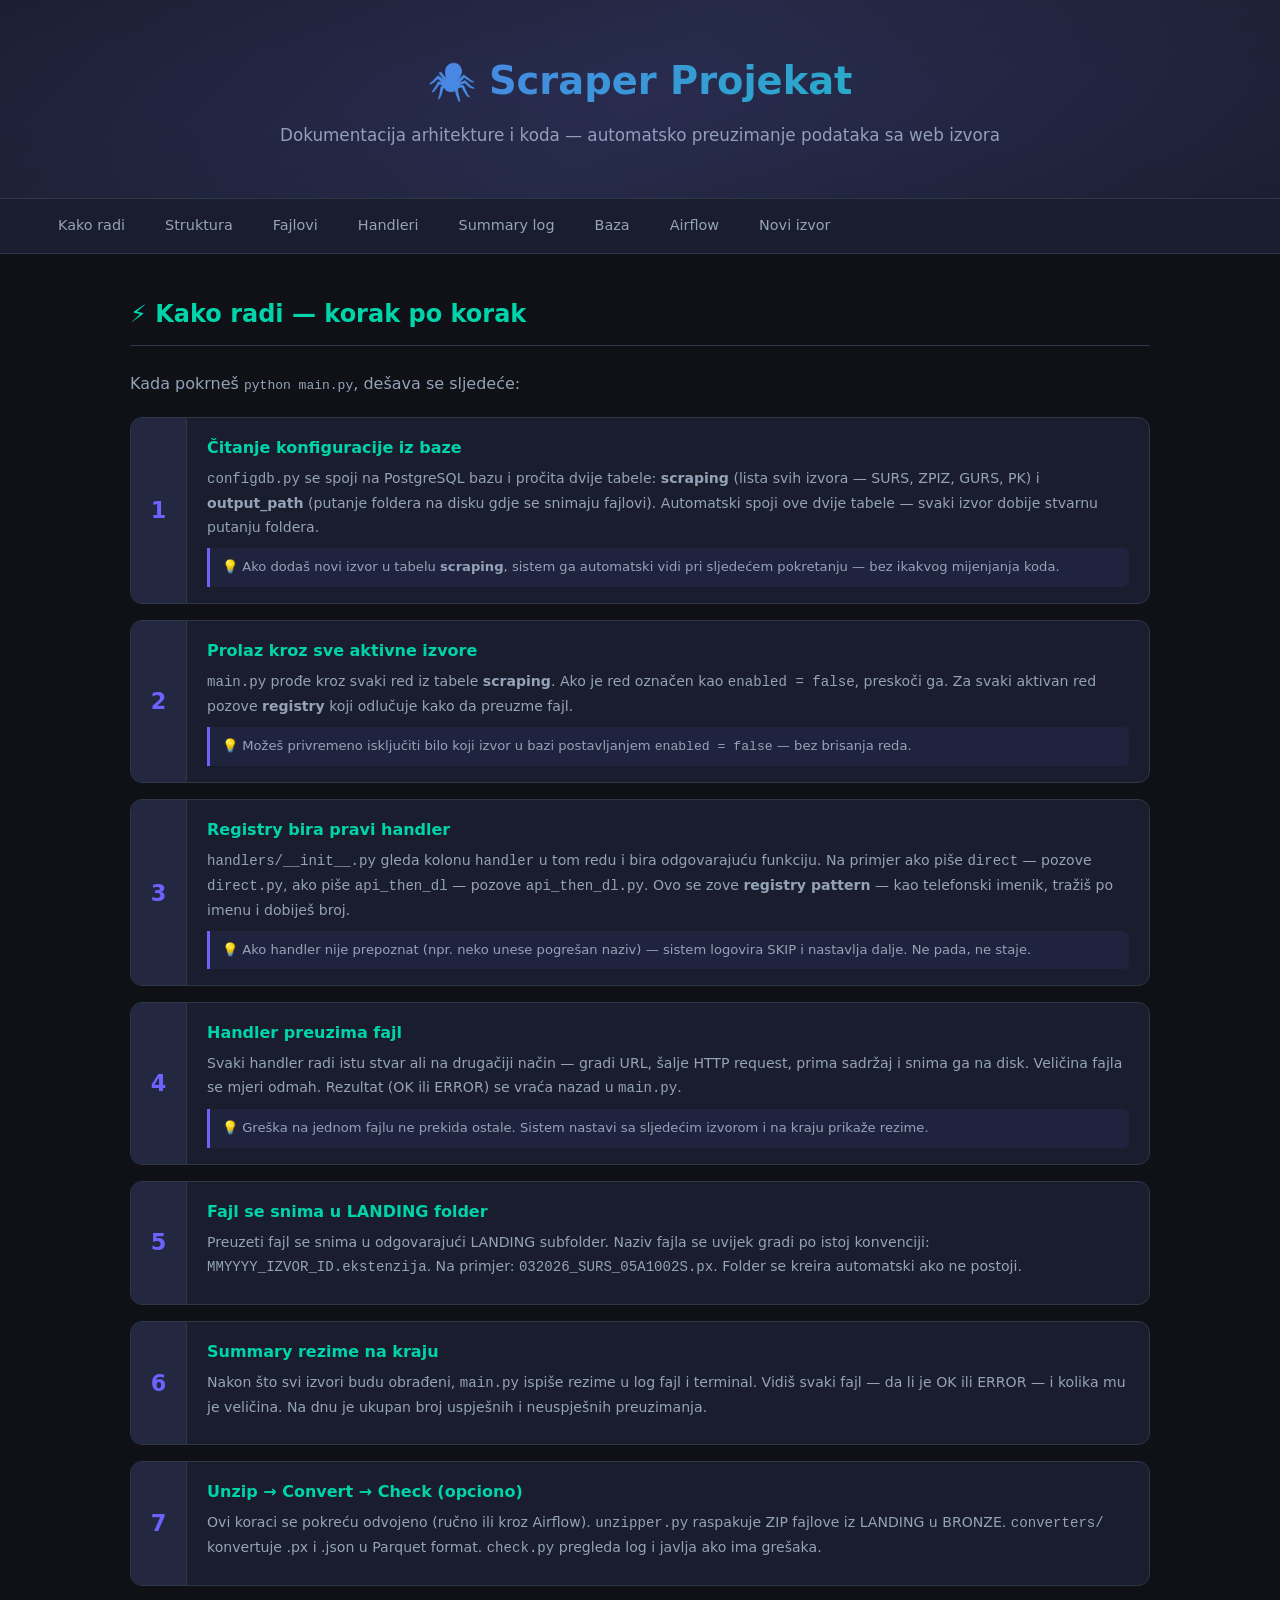
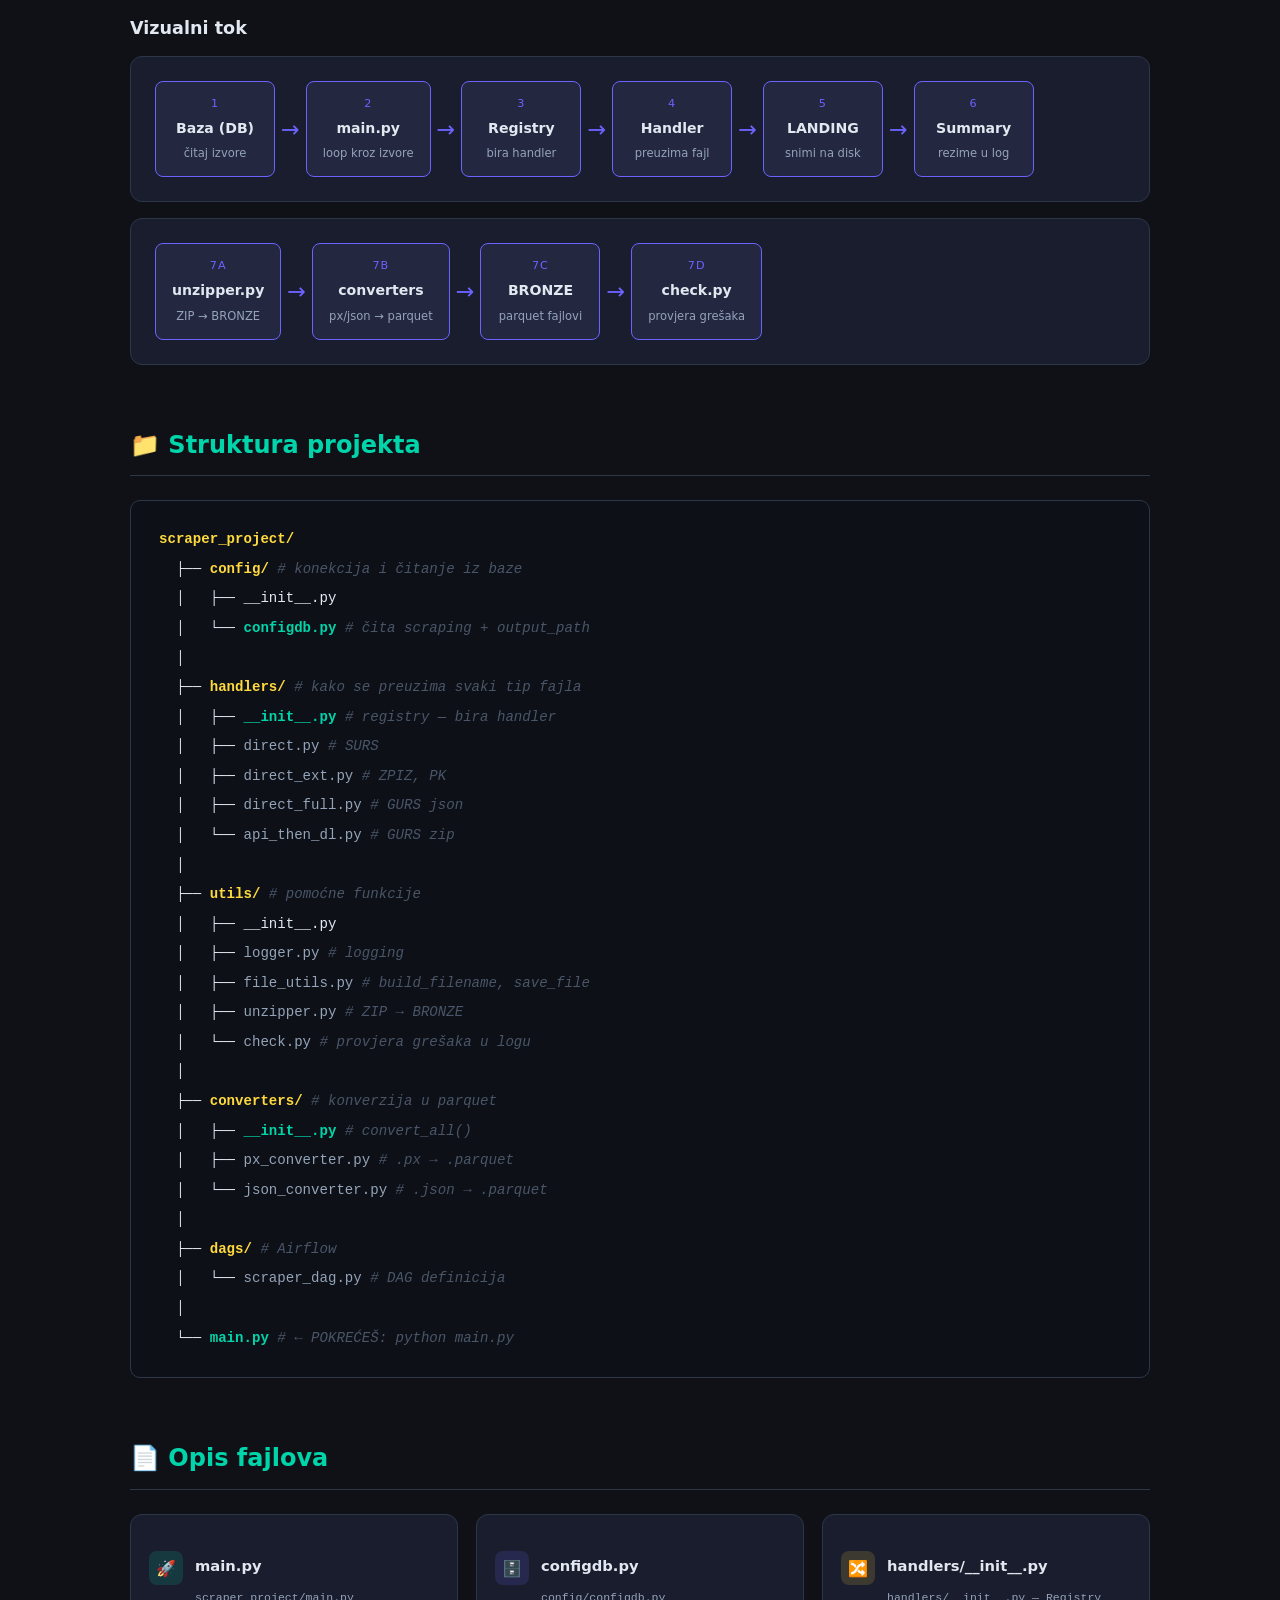
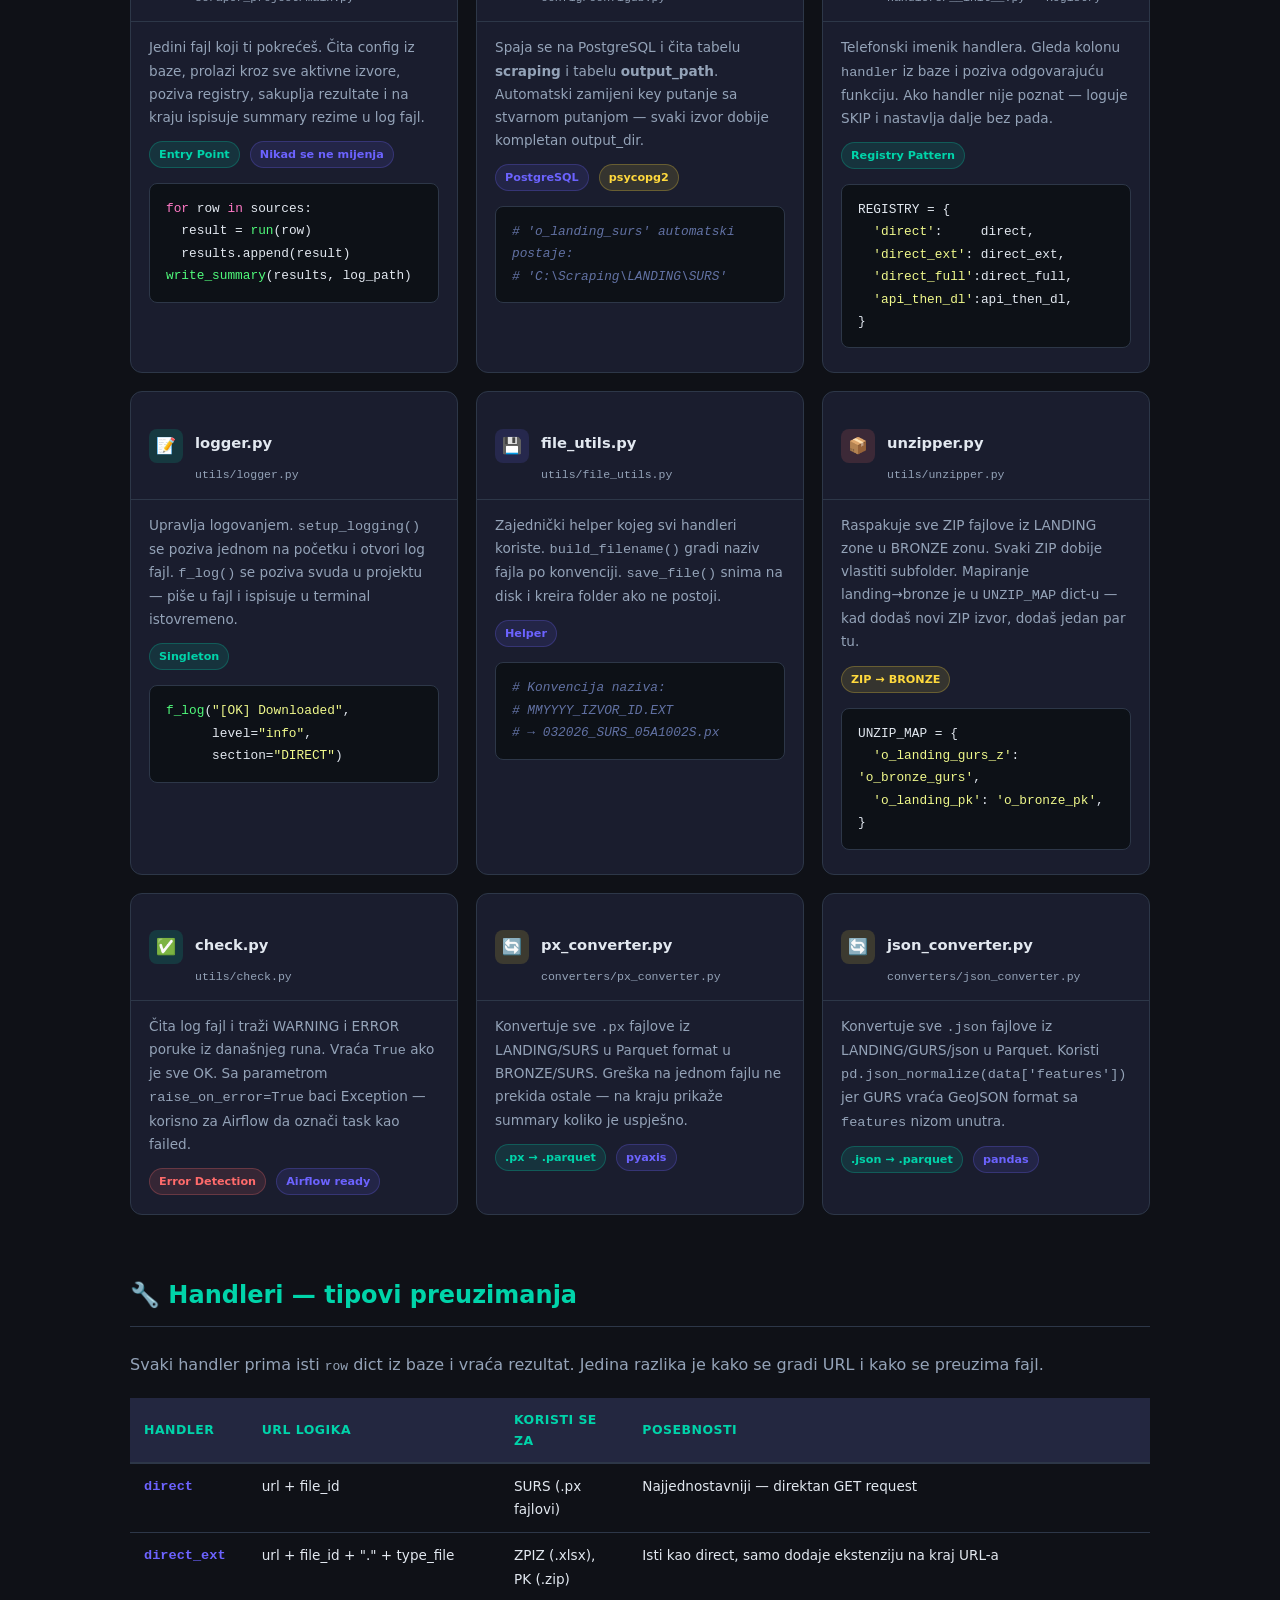
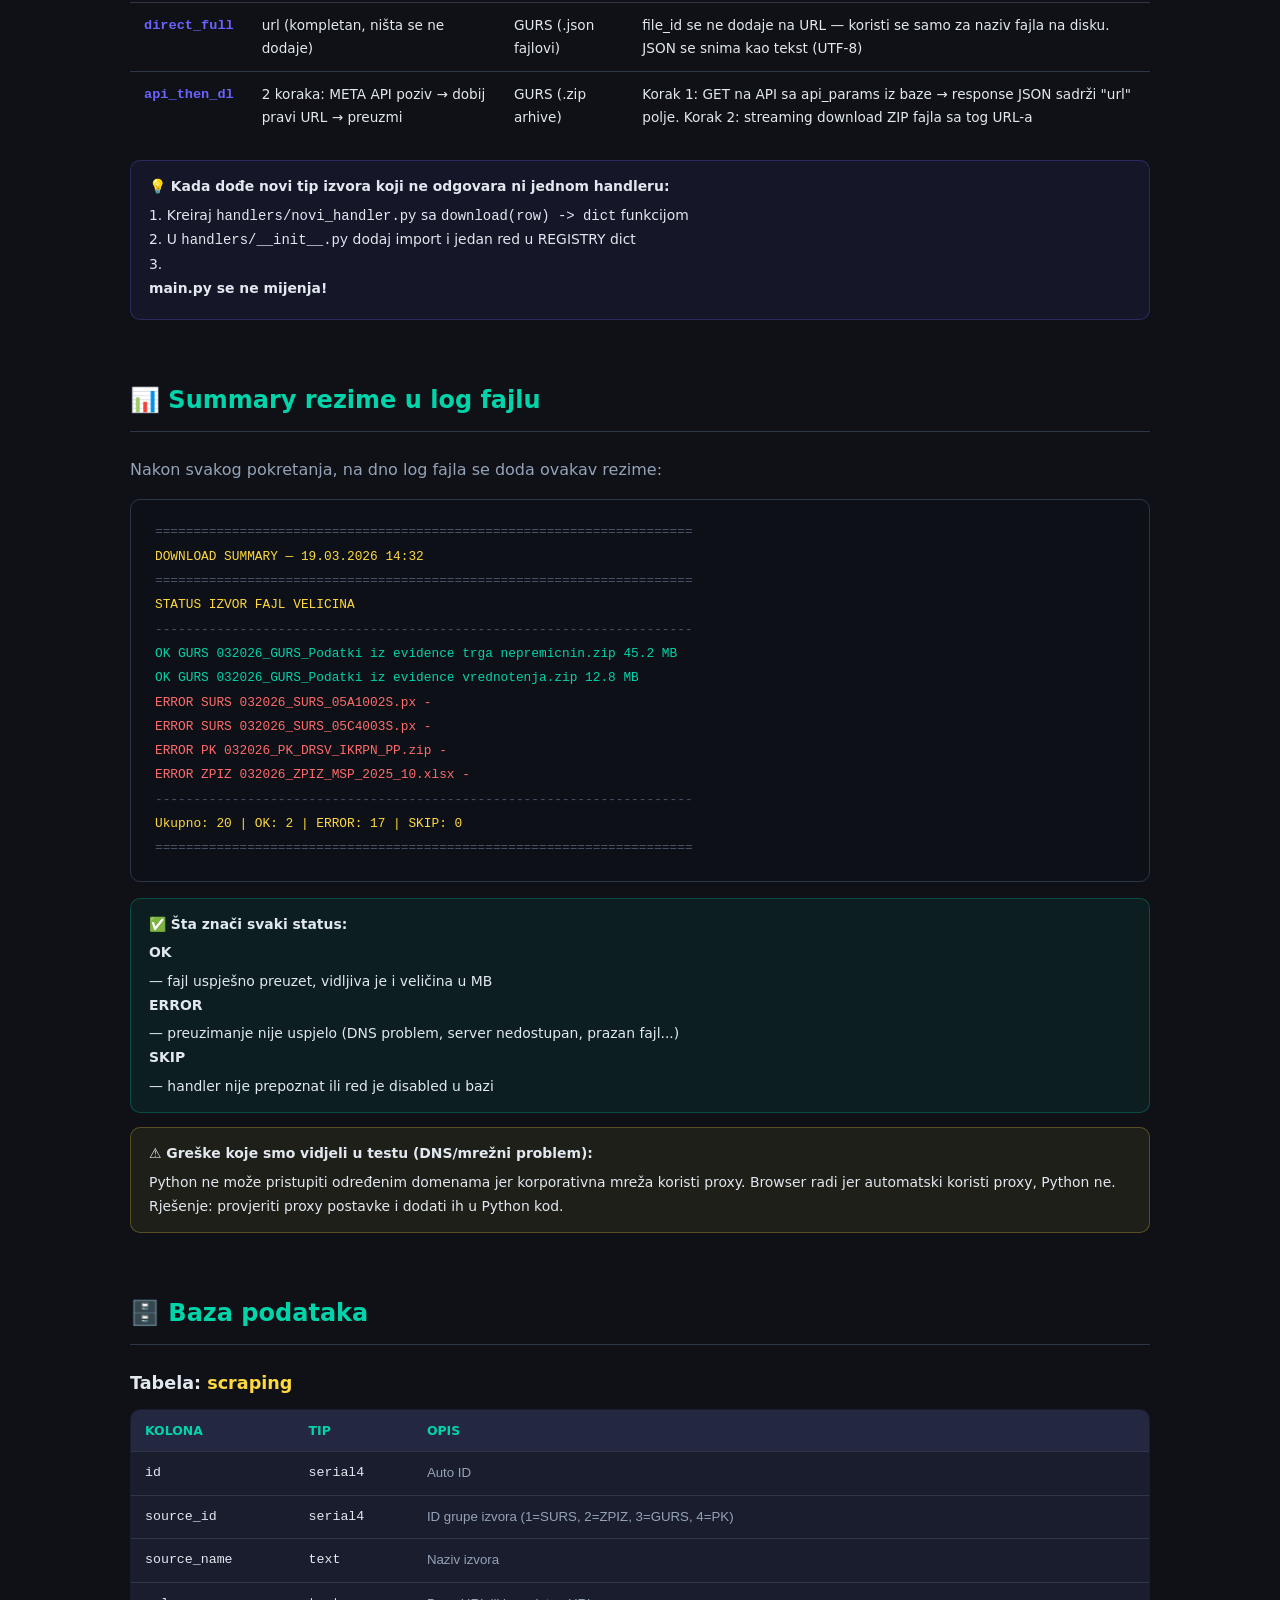
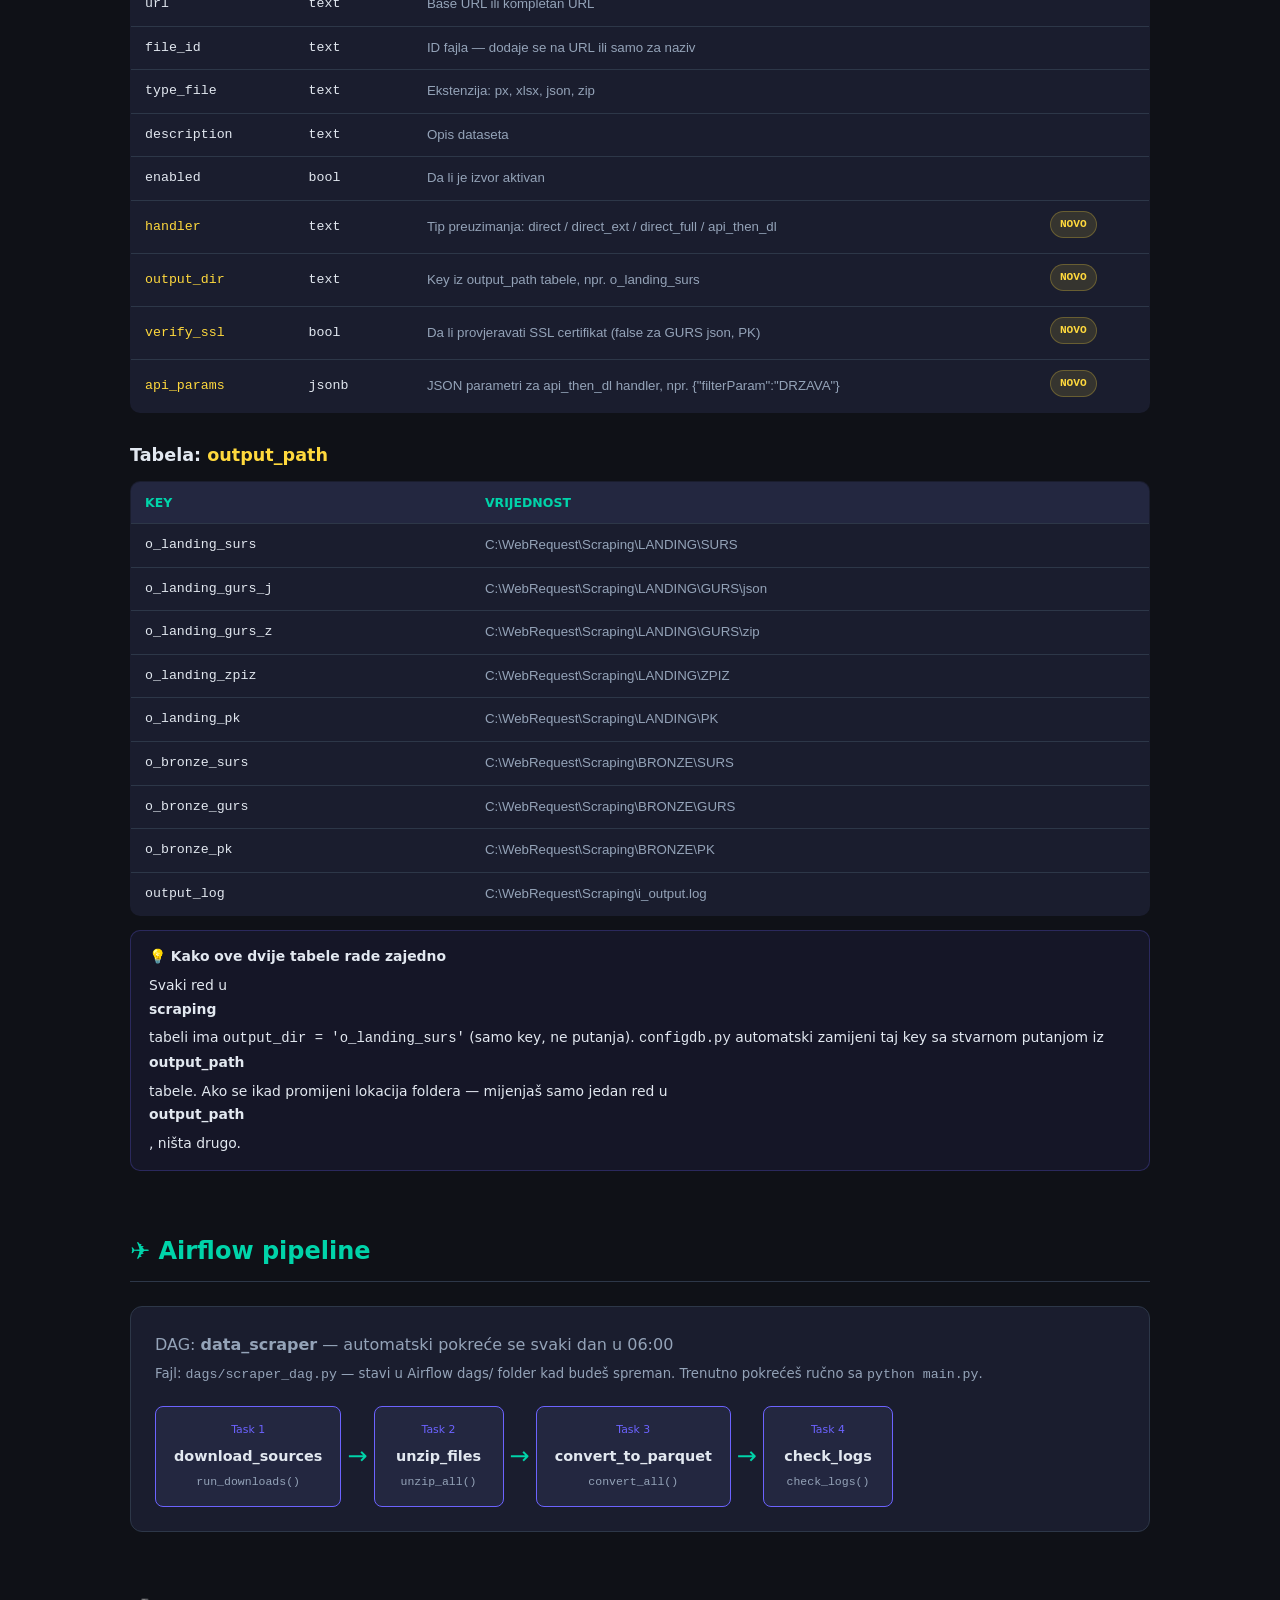
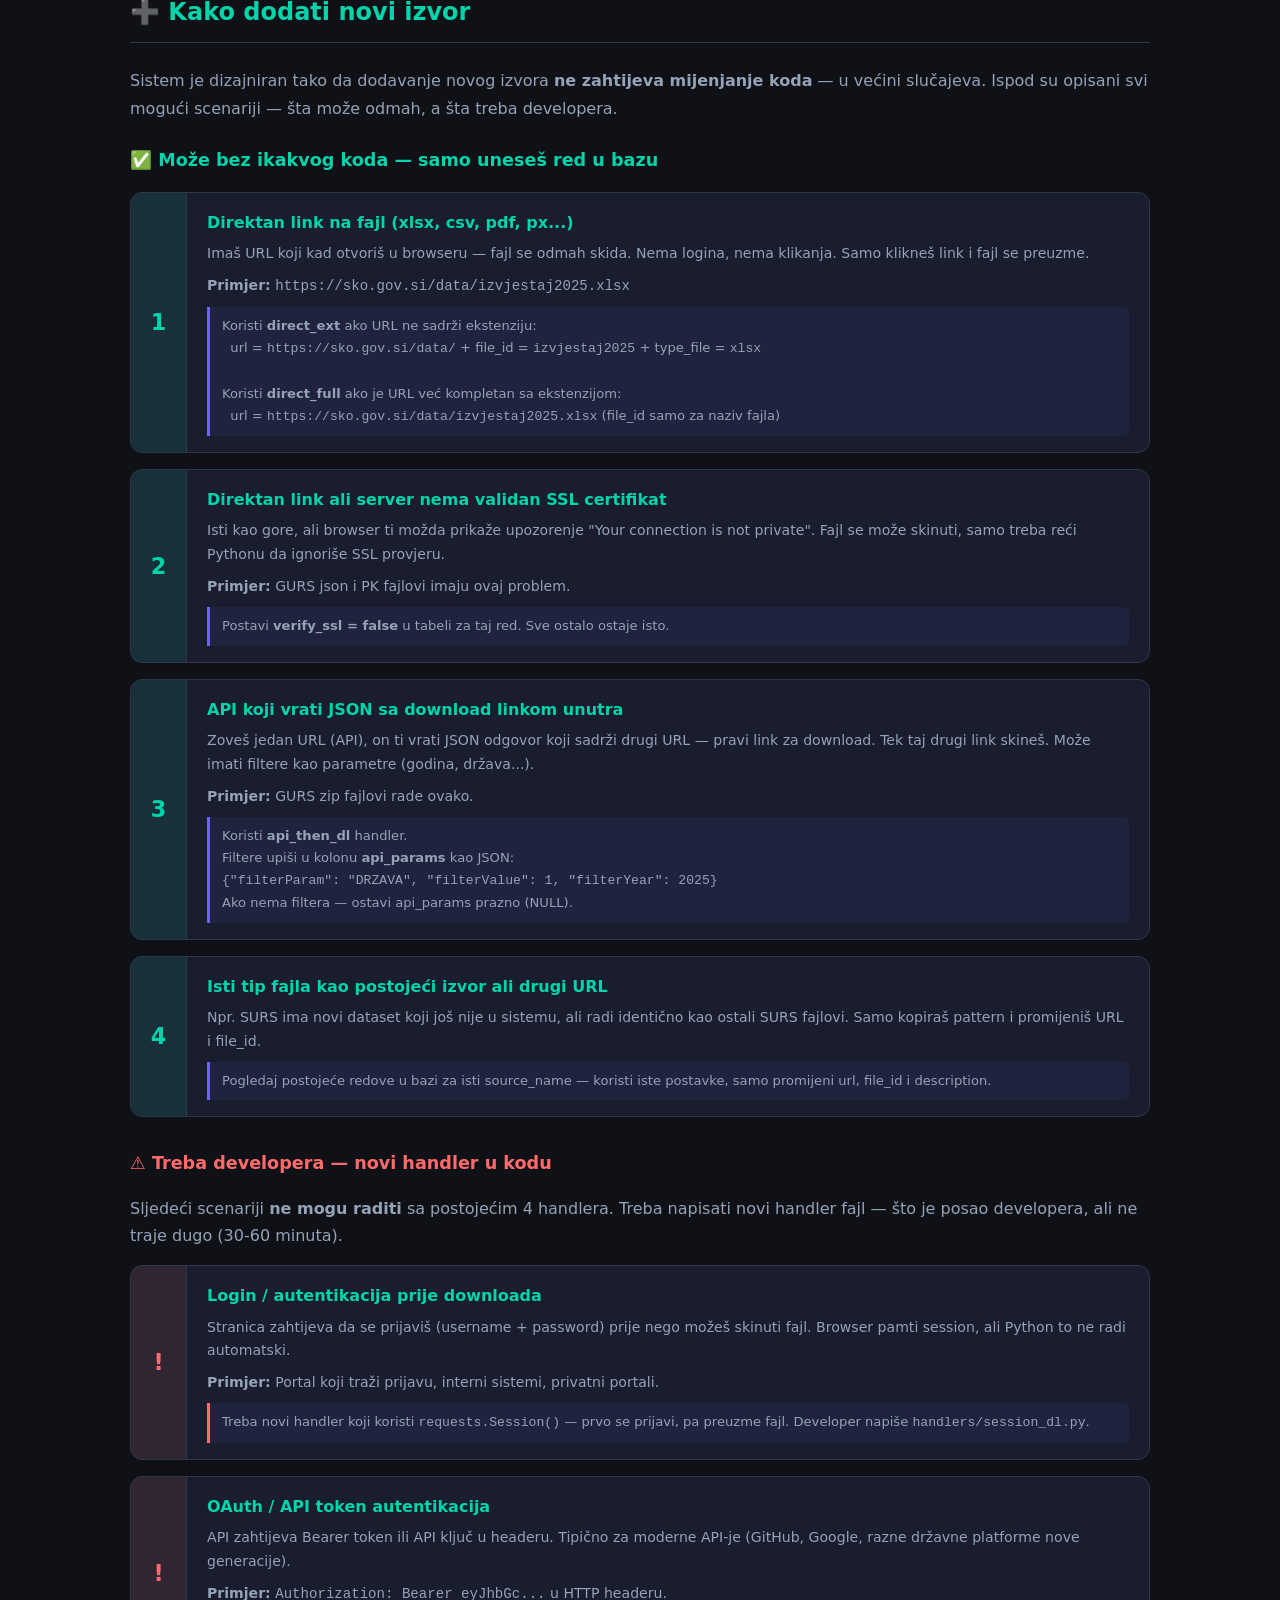
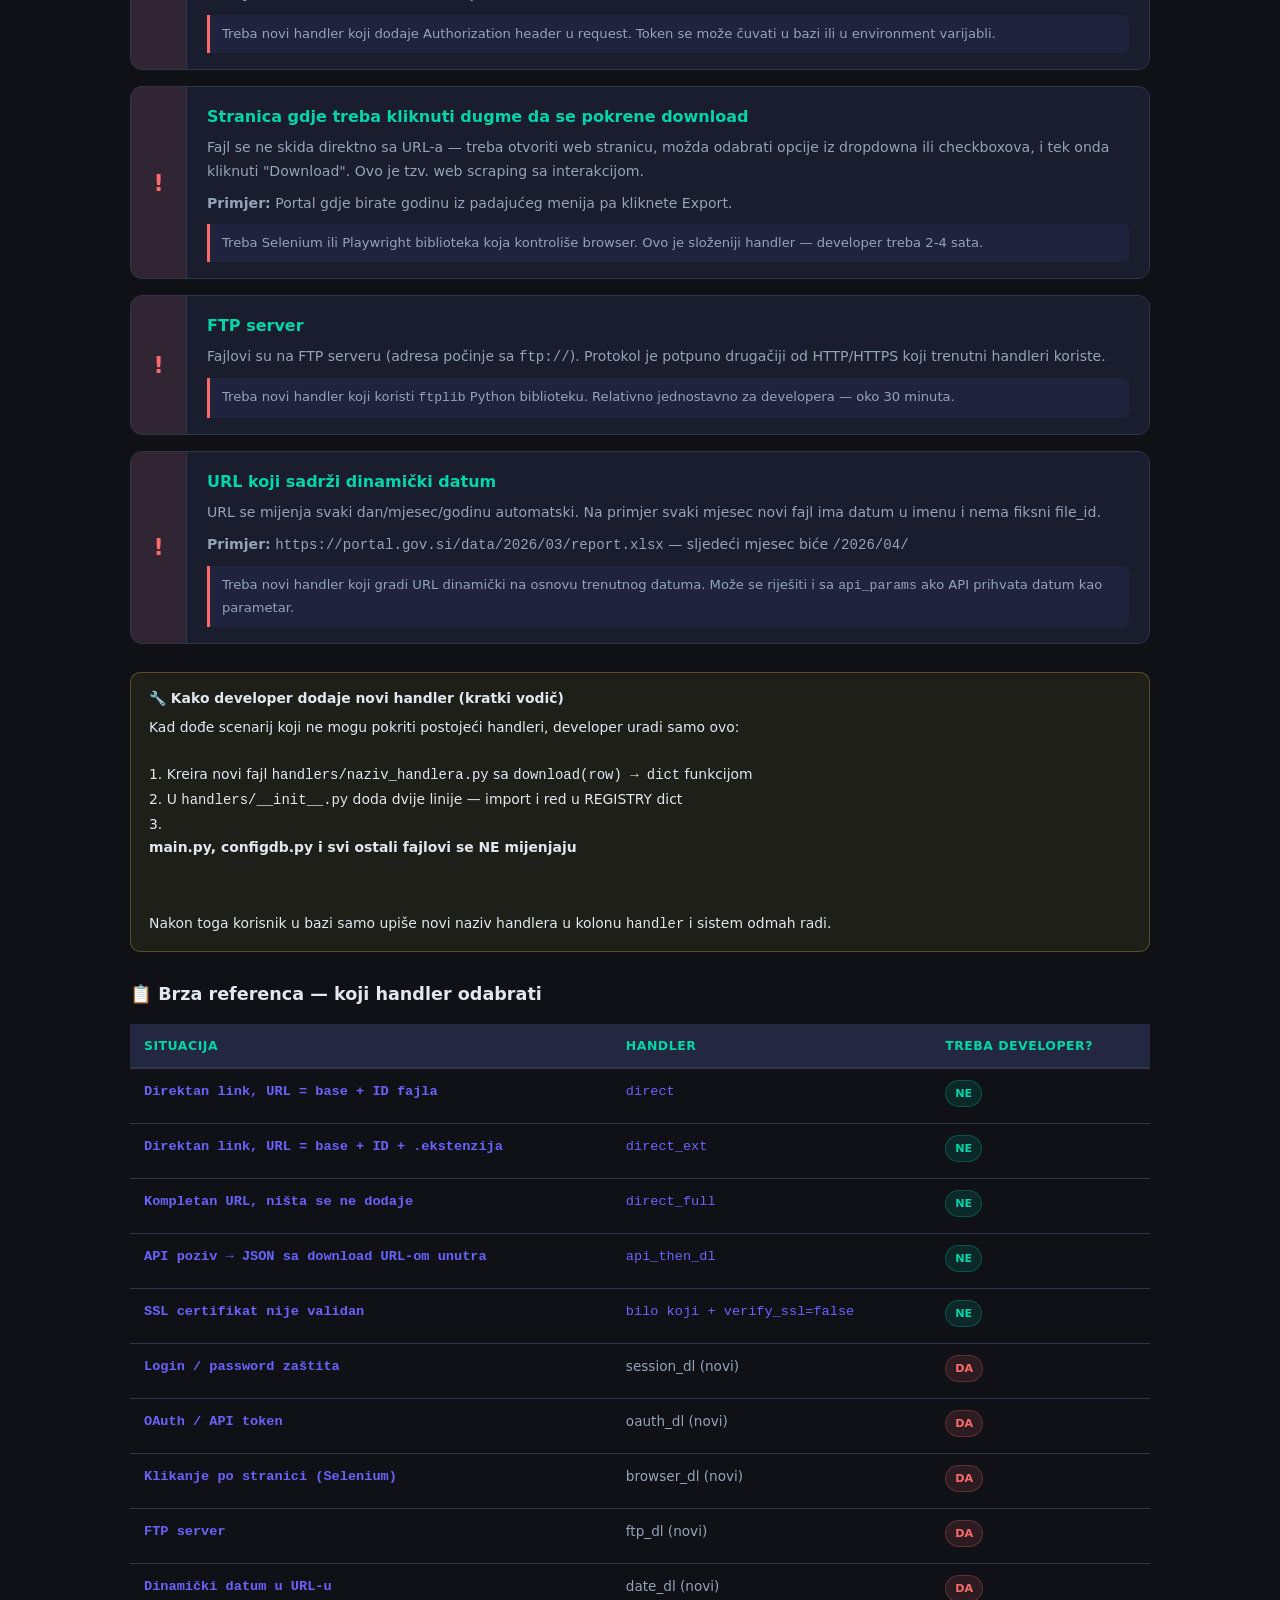
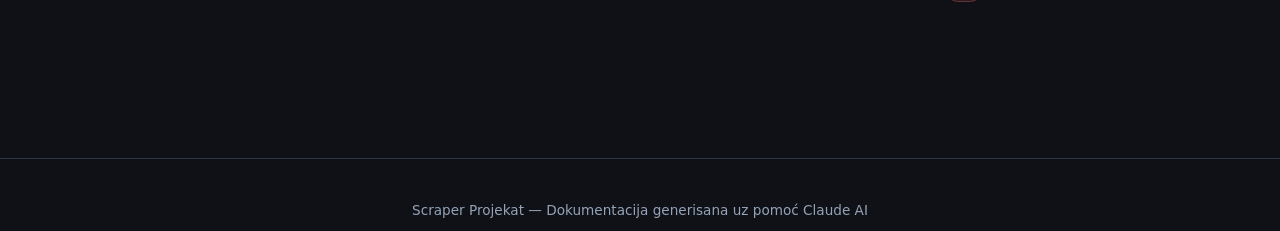
<file: doc.html>
<!DOCTYPE html>
<html lang="bs">
<head>
<meta charset="UTF-8">
<meta name="viewport" content="width=device-width, initial-scale=1.0">
<title>Scraper Projekat — Dokumentacija</title>
<style>
  :root {
    --bg: #0f1117;
    --bg2: #1a1d2e;
    --bg3: #232740;
    --accent: #6c63ff;
    --accent2: #00d4aa;
    --accent3: #ff6b6b;
    --accent4: #ffd93d;
    --text: #e2e8f0;
    --text2: #94a3b8;
    --border: #2d3748;
    --code-bg: #0d1117;
  }

  * { margin: 0; padding: 0; box-sizing: border-box; }

  body {
    font-family: 'Segoe UI', system-ui, sans-serif;
    background: var(--bg);
    color: var(--text);
    line-height: 1.7;
  }

  header {
    background: linear-gradient(135deg, #1a1d2e 0%, #232740 50%, #1a1d2e 100%);
    border-bottom: 1px solid var(--border);
    padding: 48px 40px;
    text-align: center;
    position: relative;
    overflow: hidden;
  }
  header::before {
    content: '';
    position: absolute; top: -50%; left: -50%;
    width: 200%; height: 200%;
    background: radial-gradient(ellipse at center, rgba(108,99,255,0.08) 0%, transparent 70%);
  }
  header h1 {
    font-size: 2.4rem; font-weight: 700;
    background: linear-gradient(135deg, #6c63ff, #00d4aa);
    -webkit-background-clip: text; -webkit-text-fill-color: transparent;
    background-clip: text; margin-bottom: 8px;
  }
  header p { color: var(--text2); font-size: 1.05rem; }

  nav {
    background: var(--bg2);
    border-bottom: 1px solid var(--border);
    padding: 0 40px;
    display: flex; gap: 4px; overflow-x: auto;
  }
  nav a {
    color: var(--text2); text-decoration: none;
    padding: 14px 18px; font-size: 0.9rem;
    border-bottom: 2px solid transparent;
    transition: all 0.2s; white-space: nowrap;
  }
  nav a:hover { color: var(--text); border-bottom-color: var(--accent); }

  .container { max-width: 1100px; margin: 0 auto; padding: 40px; }

  section { margin-bottom: 60px; }
  section h2 {
    font-size: 1.5rem; color: var(--accent2);
    margin-bottom: 24px; padding-bottom: 10px;
    border-bottom: 1px solid var(--border);
  }
  section h3 { font-size: 1.1rem; margin: 24px 0 10px; color: var(--text); }

  /* FLOW */
  .flow {
    display: flex; align-items: center; gap: 0;
    flex-wrap: wrap; background: var(--bg2);
    border: 1px solid var(--border); border-radius: 12px;
    padding: 24px; margin-bottom: 16px;
  }
  .flow-step {
    background: var(--bg3); border: 1px solid var(--accent);
    border-radius: 8px; padding: 12px 16px;
    text-align: center; min-width: 120px;
  }
  .flow-step .num { font-size: 0.7rem; color: var(--accent); text-transform: uppercase; letter-spacing: 1px; margin-bottom: 4px; }
  .flow-step .label { font-size: 0.88rem; font-weight: 600; }
  .flow-step .sub { font-size: 0.72rem; color: var(--text2); margin-top: 4px; }
  .flow-arrow { color: var(--accent); font-size: 1.4rem; padding: 0 6px; }

  /* TREE */
  .tree {
    background: var(--code-bg); border: 1px solid var(--border);
    border-radius: 10px; padding: 24px 28px;
    font-family: 'Cascadia Code', 'Consolas', monospace;
    font-size: 0.88rem; line-height: 2.1;
  }
  .tree .folder { color: var(--accent4); font-weight: 600; }
  .tree .file-main { color: var(--accent2); font-weight: 600; }
  .tree .file { color: var(--text2); }
  .tree .cm { color: #4a5568; font-style: italic; }

  /* STEP CARDS */
  .steps { display: flex; flex-direction: column; gap: 16px; }
  .step-card {
    background: var(--bg2); border: 1px solid var(--border);
    border-radius: 12px; overflow: hidden;
    display: flex; align-items: stretch;
  }
  .step-num {
    background: var(--bg3); min-width: 56px;
    display: flex; align-items: center; justify-content: center;
    font-size: 1.4rem; font-weight: 800; color: var(--accent);
    border-right: 1px solid var(--border);
  }
  .step-body { padding: 16px 20px; flex: 1; }
  .step-body h4 { font-size: 1rem; margin-bottom: 6px; color: var(--accent2); }
  .step-body p { font-size: 0.88rem; color: var(--text2); margin-bottom: 8px; }
  .step-body .note {
    background: rgba(108,99,255,0.08); border-left: 3px solid var(--accent);
    padding: 8px 12px; border-radius: 0 6px 6px 0;
    font-size: 0.82rem; color: var(--text2); margin-top: 8px;
  }

  /* FILE CARDS */
  .file-grid { display: grid; grid-template-columns: repeat(auto-fill, minmax(320px, 1fr)); gap: 18px; }
  .file-card {
    background: var(--bg2); border: 1px solid var(--border);
    border-radius: 12px; overflow: hidden;
    transition: border-color 0.2s, transform 0.2s;
  }
  .file-card:hover { border-color: var(--accent); transform: translateY(-2px); }
  .file-card-header {
    padding: 14px 18px; display: flex; align-items: center;
    gap: 12px; border-bottom: 1px solid var(--border);
  }
  .file-icon {
    width: 34px; height: 34px; border-radius: 8px;
    display: flex; align-items: center; justify-content: center;
    font-size: 1rem; flex-shrink: 0;
  }
  .file-card-header h3 { font-size: 0.92rem; font-weight: 600; }
  .file-card-header .path { font-size: 0.72rem; color: var(--text2); font-family: monospace; }
  .file-card-body { padding: 14px 18px; }
  .file-card-body p { font-size: 0.85rem; color: var(--text2); margin-bottom: 10px; }

  /* BADGES */
  .badge {
    display: inline-block; font-size: 0.7rem;
    padding: 3px 9px; border-radius: 20px;
    font-weight: 600; margin-right: 5px; margin-bottom: 5px;
  }
  .bg { background: rgba(0,212,170,0.12); color: var(--accent2); border: 1px solid rgba(0,212,170,0.25); }
  .bp { background: rgba(108,99,255,0.12); color: var(--accent); border: 1px solid rgba(108,99,255,0.25); }
  .br { background: rgba(255,107,107,0.12); color: var(--accent3); border: 1px solid rgba(255,107,107,0.25); }
  .by { background: rgba(255,217,61,0.12); color: var(--accent4); border: 1px solid rgba(255,217,61,0.25); }

  /* CODE */
  .code {
    background: var(--code-bg); border: 1px solid var(--border);
    border-radius: 8px; padding: 14px 16px;
    font-family: 'Cascadia Code','Consolas', monospace;
    font-size: 0.8rem; line-height: 1.75; overflow-x: auto; margin: 10px 0;
  }
  .kw { color: #ff79c6; } .fn { color: #50fa7b; }
  .st { color: #f1fa8c; } .cm { color: #6272a4; font-style: italic; }
  .vr { color: #8be9fd; }

  /* HANDLER TABLE */
  .htable { width: 100%; border-collapse: collapse; margin-top: 12px; }
  .htable th {
    background: var(--bg3); padding: 11px 14px; text-align: left;
    font-size: 0.78rem; color: var(--accent2); text-transform: uppercase;
    letter-spacing: 0.5px; border-bottom: 2px solid var(--border);
  }
  .htable td {
    padding: 11px 14px; font-size: 0.85rem;
    border-bottom: 1px solid var(--border); vertical-align: top;
  }
  .htable tr:last-child td { border-bottom: none; }
  .htable tr:hover td { background: rgba(108,99,255,0.04); }
  .htable td:first-child { font-family: monospace; color: var(--accent); font-weight: 600; }

  /* DB TABLE */
  .dbtable { width: 100%; border-collapse: collapse; background: var(--bg2); border-radius: 10px; overflow: hidden; border: 1px solid var(--border); }
  .dbtable th { background: var(--bg3); padding: 10px 14px; text-align: left; font-size: 0.78rem; color: var(--accent2); text-transform: uppercase; }
  .dbtable td { padding: 10px 14px; font-size: 0.83rem; border-top: 1px solid var(--border); font-family: monospace; }
  .dbtable td.new { color: var(--accent4); }
  .dbtable td.desc { font-family: 'Segoe UI', sans-serif; color: var(--text2); }

  /* INFO BOX */
  .info { background: rgba(108,99,255,0.07); border: 1px solid rgba(108,99,255,0.25); border-radius: 10px; padding: 14px 18px; margin: 14px 0; font-size: 0.87rem; }
  .info.ok { background: rgba(0,212,170,0.07); border-color: rgba(0,212,170,0.25); }
  .info.warn { background: rgba(255,217,61,0.07); border-color: rgba(255,217,61,0.25); }
  .info strong { display: block; margin-bottom: 5px; }

  /* SUMMARY PREVIEW */
  .summary-preview {
    background: var(--code-bg); border: 1px solid var(--border);
    border-radius: 10px; padding: 20px 24px;
    font-family: 'Cascadia Code','Consolas', monospace; font-size: 0.8rem; line-height: 1.9;
  }
  .s-ok { color: var(--accent2); }
  .s-err { color: var(--accent3); }
  .s-head { color: var(--accent4); }
  .s-div { color: #4a5568; }

  /* AIRFLOW */
  .dag-box { background: var(--bg2); border: 1px solid var(--border); border-radius: 12px; padding: 24px; }
  .dag-tasks { display: flex; align-items: center; gap: 0; flex-wrap: wrap; margin-top: 16px; }
  .dag-task { background: var(--bg3); border: 1px solid var(--accent); border-radius: 8px; padding: 14px 18px; text-align: center; min-width: 130px; }
  .dag-task .t-num { font-size: 0.68rem; color: var(--accent); margin-bottom: 4px; }
  .dag-task .t-name { font-weight: 700; font-size: 0.9rem; }
  .dag-task .t-fn { font-size: 0.72rem; color: var(--text2); font-family: monospace; margin-top: 4px; }
  .dag-arrow { color: var(--accent2); font-size: 1.5rem; padding: 0 6px; }

  footer { text-align: center; padding: 40px; color: var(--text2); font-size: 0.85rem; border-top: 1px solid var(--border); margin-top: 40px; }

  /* MOBILE */
  @media (max-width: 768px) {
    header { padding: 32px 20px; }
    header h1 { font-size: 1.6rem; }
    .container { padding: 20px 16px; }
    nav { padding: 0 16px; }
    nav a { padding: 12px 12px; font-size: 0.82rem; }
    section h2 { font-size: 1.25rem; }

    /* Tree — sakrij komentare na mobu, samo fajlovi */
    .tree { font-size: 0.78rem; padding: 16px; line-height: 1.9; overflow-x: auto; }
    .tree .cm { display: none; }

    /* Flow — vertikalno na mobu */
    .flow { flex-direction: column; align-items: flex-start; gap: 8px; padding: 16px; }
    .flow-arrow { transform: rotate(90deg); padding: 0; align-self: center; }
    .flow-step { min-width: unset; width: 100%; text-align: left; display: flex; align-items: center; gap: 10px; padding: 10px 14px; }
    .flow-step .num { min-width: 24px; }

    /* Steps */
    .step-card { flex-direction: column; }
    .step-num { min-width: unset; padding: 10px 20px; font-size: 1.1rem; border-right: none; border-bottom: 1px solid var(--border); }
    .step-body { padding: 14px 16px; }

    /* File grid — 1 kolona */
    .file-grid { grid-template-columns: 1fr; }

    /* Tables — scroll */
    .htable, .dbtable { display: block; overflow-x: auto; white-space: nowrap; }

    /* Summary preview */
    .summary-preview { font-size: 0.7rem; padding: 14px; overflow-x: auto; white-space: nowrap; }

    /* DAG — vertikalno */
    .dag-tasks { flex-direction: column; align-items: flex-start; gap: 8px; }
    .dag-arrow { transform: rotate(90deg); align-self: center; }
    .dag-task { min-width: unset; width: 100%; text-align: left; }

    /* Info box */
    .info { font-size: 0.82rem; padding: 12px 14px; }
    .code { font-size: 0.75rem; }
  }
</style>
</head>
<body>

<header>
  <h1>🕷️ Scraper Projekat</h1>
  <p>Dokumentacija arhitekture i koda — automatsko preuzimanje podataka sa web izvora</p>
</header>

<nav>
  <a href="#kako-radi">Kako radi</a>
  <a href="#struktura">Struktura</a>
  <a href="#fajlovi">Fajlovi</a>
  <a href="#handleri">Handleri</a>
  <a href="#summary">Summary log</a>
  <a href="#baza">Baza</a>
  <a href="#airflow">Airflow</a>
  <a href="#novi-izvor">Novi izvor</a>
</nav>

<div class="container">

  <!-- KAKO RADI -->
  <section id="kako-radi">
    <h2>⚡ Kako radi — korak po korak</h2>

    <p style="color:var(--text2); margin-bottom:20px;">Kada pokrneš <code>python main.py</code>, dešava se sljedeće:</p>

    <div class="steps">

      <div class="step-card">
        <div class="step-num">1</div>
        <div class="step-body">
          <h4>Čitanje konfiguracije iz baze</h4>
          <p><code>configdb.py</code> se spoji na PostgreSQL bazu i pročita dvije tabele: <strong>scraping</strong> (lista svih izvora — SURS, ZPIZ, GURS, PK) i <strong>output_path</strong> (putanje foldera na disku gdje se snimaju fajlovi). Automatski spoji ove dvije tabele — svaki izvor dobije stvarnu putanju foldera.</p>
          <div class="note">💡 Ako dodaš novi izvor u tabelu <strong>scraping</strong>, sistem ga automatski vidi pri sljedećem pokretanju — bez ikakvog mijenjanja koda.</div>
        </div>
      </div>

      <div class="step-card">
        <div class="step-num">2</div>
        <div class="step-body">
          <h4>Prolaz kroz sve aktivne izvore</h4>
          <p><code>main.py</code> prođe kroz svaki red iz tabele <strong>scraping</strong>. Ako je red označen kao <code>enabled = false</code>, preskoči ga. Za svaki aktivan red pozove <strong>registry</strong> koji odlučuje kako da preuzme fajl.</p>
          <div class="note">💡 Možeš privremeno isključiti bilo koji izvor u bazi postavljanjem <code>enabled = false</code> — bez brisanja reda.</div>
        </div>
      </div>

      <div class="step-card">
        <div class="step-num">3</div>
        <div class="step-body">
          <h4>Registry bira pravi handler</h4>
          <p><code>handlers/__init__.py</code> gleda kolonu <code>handler</code> u tom redu i bira odgovarajuću funkciju. Na primjer ako piše <code>direct</code> — pozove <code>direct.py</code>, ako piše <code>api_then_dl</code> — pozove <code>api_then_dl.py</code>. Ovo se zove <strong>registry pattern</strong> — kao telefonski imenik, tražiš po imenu i dobiješ broj.</p>
          <div class="note">💡 Ako handler nije prepoznat (npr. neko unese pogrešan naziv) — sistem logovira SKIP i nastavlja dalje. Ne pada, ne staje.</div>
        </div>
      </div>

      <div class="step-card">
        <div class="step-num">4</div>
        <div class="step-body">
          <h4>Handler preuzima fajl</h4>
          <p>Svaki handler radi istu stvar ali na drugačiji način — gradi URL, šalje HTTP request, prima sadržaj i snima ga na disk. Veličina fajla se mjeri odmah. Rezultat (OK ili ERROR) se vraća nazad u <code>main.py</code>.</p>
          <div class="note">💡 Greška na jednom fajlu ne prekida ostale. Sistem nastavi sa sljedećim izvorom i na kraju prikaže rezime.</div>
        </div>
      </div>

      <div class="step-card">
        <div class="step-num">5</div>
        <div class="step-body">
          <h4>Fajl se snima u LANDING folder</h4>
          <p>Preuzeti fajl se snima u odgovarajući LANDING subfolder. Naziv fajla se uvijek gradi po istoj konvenciji: <code>MMYYYY_IZVOR_ID.ekstenzija</code>. Na primjer: <code>032026_SURS_05A1002S.px</code>. Folder se kreira automatski ako ne postoji.</p>
        </div>
      </div>

      <div class="step-card">
        <div class="step-num">6</div>
        <div class="step-body">
          <h4>Summary rezime na kraju</h4>
          <p>Nakon što svi izvori budu obrađeni, <code>main.py</code> ispiše rezime u log fajl i terminal. Vidiš svaki fajl — da li je OK ili ERROR — i kolika mu je veličina. Na dnu je ukupan broj uspješnih i neuspješnih preuzimanja.</p>
        </div>
      </div>

      <div class="step-card">
        <div class="step-num">7</div>
        <div class="step-body">
          <h4>Unzip → Convert → Check (opciono)</h4>
          <p>Ovi koraci se pokreću odvojeno (ručno ili kroz Airflow). <code>unzipper.py</code> raspakuje ZIP fajlove iz LANDING u BRONZE. <code>converters/</code> konvertuje .px i .json u Parquet format. <code>check.py</code> pregleda log i javlja ako ima grešaka.</p>
        </div>
      </div>

    </div>

    <div style="margin-top:28px;">
      <h3 style="margin-bottom:12px;">Vizualni tok</h3>
      <div class="flow">
        <div class="flow-step"><div class="num">1</div><div class="label">Baza (DB)</div><div class="sub">čitaj izvore</div></div>
        <div class="flow-arrow">→</div>
        <div class="flow-step"><div class="num">2</div><div class="label">main.py</div><div class="sub">loop kroz izvore</div></div>
        <div class="flow-arrow">→</div>
        <div class="flow-step"><div class="num">3</div><div class="label">Registry</div><div class="sub">bira handler</div></div>
        <div class="flow-arrow">→</div>
        <div class="flow-step"><div class="num">4</div><div class="label">Handler</div><div class="sub">preuzima fajl</div></div>
        <div class="flow-arrow">→</div>
        <div class="flow-step"><div class="num">5</div><div class="label">LANDING</div><div class="sub">snimi na disk</div></div>
        <div class="flow-arrow">→</div>
        <div class="flow-step"><div class="num">6</div><div class="label">Summary</div><div class="sub">rezime u log</div></div>
      </div>
      <div class="flow">
        <div class="flow-step"><div class="num">7a</div><div class="label">unzipper.py</div><div class="sub">ZIP → BRONZE</div></div>
        <div class="flow-arrow">→</div>
        <div class="flow-step"><div class="num">7b</div><div class="label">converters</div><div class="sub">px/json → parquet</div></div>
        <div class="flow-arrow">→</div>
        <div class="flow-step"><div class="num">7c</div><div class="label">BRONZE</div><div class="sub">parquet fajlovi</div></div>
        <div class="flow-arrow">→</div>
        <div class="flow-step"><div class="num">7d</div><div class="label">check.py</div><div class="sub">provjera grešaka</div></div>
      </div>
    </div>
  </section>

  <!-- STRUKTURA -->
  <section id="struktura">
    <h2>📁 Struktura projekta</h2>
    <div class="tree">
      <span class="folder">scraper_project/</span><br>
      &nbsp;&nbsp;├── <span class="folder">config/</span> <span class="cm"># konekcija i čitanje iz baze</span><br>
      &nbsp;&nbsp;│&nbsp;&nbsp;&nbsp;├── __init__.py<br>
      &nbsp;&nbsp;│&nbsp;&nbsp;&nbsp;└── <span class="file-main">configdb.py</span> <span class="cm"># čita scraping + output_path</span><br>
      &nbsp;&nbsp;│<br>
      &nbsp;&nbsp;├── <span class="folder">handlers/</span> <span class="cm"># kako se preuzima svaki tip fajla</span><br>
      &nbsp;&nbsp;│&nbsp;&nbsp;&nbsp;├── <span class="file-main">__init__.py</span> <span class="cm"># registry — bira handler</span><br>
      &nbsp;&nbsp;│&nbsp;&nbsp;&nbsp;├── <span class="file">direct.py</span> <span class="cm"># SURS</span><br>
      &nbsp;&nbsp;│&nbsp;&nbsp;&nbsp;├── <span class="file">direct_ext.py</span> <span class="cm"># ZPIZ, PK</span><br>
      &nbsp;&nbsp;│&nbsp;&nbsp;&nbsp;├── <span class="file">direct_full.py</span> <span class="cm"># GURS json</span><br>
      &nbsp;&nbsp;│&nbsp;&nbsp;&nbsp;└── <span class="file">api_then_dl.py</span> <span class="cm"># GURS zip</span><br>
      &nbsp;&nbsp;│<br>
      &nbsp;&nbsp;├── <span class="folder">utils/</span> <span class="cm"># pomoćne funkcije</span><br>
      &nbsp;&nbsp;│&nbsp;&nbsp;&nbsp;├── __init__.py<br>
      &nbsp;&nbsp;│&nbsp;&nbsp;&nbsp;├── <span class="file">logger.py</span> <span class="cm"># logging</span><br>
      &nbsp;&nbsp;│&nbsp;&nbsp;&nbsp;├── <span class="file">file_utils.py</span> <span class="cm"># build_filename, save_file</span><br>
      &nbsp;&nbsp;│&nbsp;&nbsp;&nbsp;├── <span class="file">unzipper.py</span> <span class="cm"># ZIP → BRONZE</span><br>
      &nbsp;&nbsp;│&nbsp;&nbsp;&nbsp;└── <span class="file">check.py</span> <span class="cm"># provjera grešaka u logu</span><br>
      &nbsp;&nbsp;│<br>
      &nbsp;&nbsp;├── <span class="folder">converters/</span> <span class="cm"># konverzija u parquet</span><br>
      &nbsp;&nbsp;│&nbsp;&nbsp;&nbsp;├── <span class="file-main">__init__.py</span> <span class="cm"># convert_all()</span><br>
      &nbsp;&nbsp;│&nbsp;&nbsp;&nbsp;├── <span class="file">px_converter.py</span> <span class="cm"># .px → .parquet</span><br>
      &nbsp;&nbsp;│&nbsp;&nbsp;&nbsp;└── <span class="file">json_converter.py</span> <span class="cm"># .json → .parquet</span><br>
      &nbsp;&nbsp;│<br>
      &nbsp;&nbsp;├── <span class="folder">dags/</span> <span class="cm"># Airflow</span><br>
      &nbsp;&nbsp;│&nbsp;&nbsp;&nbsp;└── <span class="file">scraper_dag.py</span> <span class="cm"># DAG definicija</span><br>
      &nbsp;&nbsp;│<br>
      &nbsp;&nbsp;└── <span class="file-main">main.py</span> <span class="cm"># ← POKREĆEŠ: python main.py</span>
    </div>
  </section>

  <!-- FAJLOVI -->
  <section id="fajlovi">
    <h2>📄 Opis fajlova</h2>
    <div class="file-grid">

      <div class="file-card">
        <div class="file-card-header">
          <div class="file-icon" style="background:rgba(0,212,170,0.15)">🚀</div>
          <div><h3>main.py</h3><div class="path">scraper_project/main.py</div></div>
        </div>
        <div class="file-card-body">
          <p>Jedini fajl koji ti pokrećeš. Čita config iz baze, prolazi kroz sve aktivne izvore, poziva registry, sakuplja rezultate i na kraju ispisuje summary rezime u log fajl.</p>
          <span class="badge bg">Entry Point</span>
          <span class="badge bp">Nikad se ne mijenja</span>
          <div class="code">
<span class="kw">for</span> row <span class="kw">in</span> sources:<br>
&nbsp;&nbsp;result = <span class="fn">run</span>(row)<br>
&nbsp;&nbsp;results.append(result)<br>
<span class="fn">write_summary</span>(results, log_path)
          </div>
        </div>
      </div>

      <div class="file-card">
        <div class="file-card-header">
          <div class="file-icon" style="background:rgba(108,99,255,0.15)">🗄️</div>
          <div><h3>configdb.py</h3><div class="path">config/configdb.py</div></div>
        </div>
        <div class="file-card-body">
          <p>Spaja se na PostgreSQL i čita tabelu <strong>scraping</strong> i tabelu <strong>output_path</strong>. Automatski zamijeni key putanje sa stvarnom putanjom — svaki izvor dobije kompletan output_dir.</p>
          <span class="badge bp">PostgreSQL</span>
          <span class="badge by">psycopg2</span>
          <div class="code">
<span class="cm"># 'o_landing_surs' automatski postaje:</span><br>
<span class="cm"># 'C:\Scraping\LANDING\SURS'</span>
          </div>
        </div>
      </div>

      <div class="file-card">
        <div class="file-card-header">
          <div class="file-icon" style="background:rgba(255,217,61,0.15)">🔀</div>
          <div><h3>handlers/__init__.py</h3><div class="path">handlers/__init__.py — Registry</div></div>
        </div>
        <div class="file-card-body">
          <p>Telefonski imenik handlera. Gleda kolonu <code>handler</code> iz baze i poziva odgovarajuću funkciju. Ako handler nije poznat — loguje SKIP i nastavlja dalje bez pada.</p>
          <span class="badge bg">Registry Pattern</span>
          <div class="code">
REGISTRY = {<br>
&nbsp;&nbsp;<span class="st">'direct'</span>:&nbsp;&nbsp;&nbsp;&nbsp;&nbsp;direct,<br>
&nbsp;&nbsp;<span class="st">'direct_ext'</span>: direct_ext,<br>
&nbsp;&nbsp;<span class="st">'direct_full'</span>:direct_full,<br>
&nbsp;&nbsp;<span class="st">'api_then_dl'</span>:api_then_dl,<br>
}
          </div>
        </div>
      </div>

      <div class="file-card">
        <div class="file-card-header">
          <div class="file-icon" style="background:rgba(0,212,170,0.15)">📝</div>
          <div><h3>logger.py</h3><div class="path">utils/logger.py</div></div>
        </div>
        <div class="file-card-body">
          <p>Upravlja logovanjem. <code>setup_logging()</code> se poziva jednom na početku i otvori log fajl. <code>f_log()</code> se poziva svuda u projektu — piše u fajl i ispisuje u terminal istovremeno.</p>
          <span class="badge bg">Singleton</span>
          <div class="code">
<span class="fn">f_log</span>(<span class="st">"[OK] Downloaded"</span>,<br>
&nbsp;&nbsp;&nbsp;&nbsp;&nbsp;&nbsp;level=<span class="st">"info"</span>,<br>
&nbsp;&nbsp;&nbsp;&nbsp;&nbsp;&nbsp;section=<span class="st">"DIRECT"</span>)
          </div>
        </div>
      </div>

      <div class="file-card">
        <div class="file-card-header">
          <div class="file-icon" style="background:rgba(108,99,255,0.15)">💾</div>
          <div><h3>file_utils.py</h3><div class="path">utils/file_utils.py</div></div>
        </div>
        <div class="file-card-body">
          <p>Zajednički helper kojeg svi handleri koriste. <code>build_filename()</code> gradi naziv fajla po konvenciji. <code>save_file()</code> snima na disk i kreira folder ako ne postoji.</p>
          <span class="badge bp">Helper</span>
          <div class="code">
<span class="cm"># Konvencija naziva:</span><br>
<span class="cm"># MMYYYY_IZVOR_ID.EXT</span><br>
<span class="cm"># → 032026_SURS_05A1002S.px</span>
          </div>
        </div>
      </div>

      <div class="file-card">
        <div class="file-card-header">
          <div class="file-icon" style="background:rgba(255,107,107,0.15)">📦</div>
          <div><h3>unzipper.py</h3><div class="path">utils/unzipper.py</div></div>
        </div>
        <div class="file-card-body">
          <p>Raspakuje sve ZIP fajlove iz LANDING zone u BRONZE zonu. Svaki ZIP dobije vlastiti subfolder. Mapiranje landing→bronze je u <code>UNZIP_MAP</code> dict-u — kad dodaš novi ZIP izvor, dodaš jedan par tu.</p>
          <span class="badge by">ZIP → BRONZE</span>
          <div class="code">
UNZIP_MAP = {<br>
&nbsp;&nbsp;<span class="st">'o_landing_gurs_z'</span>: <span class="st">'o_bronze_gurs'</span>,<br>
&nbsp;&nbsp;<span class="st">'o_landing_pk'</span>: <span class="st">'o_bronze_pk'</span>,<br>
}
          </div>
        </div>
      </div>

      <div class="file-card">
        <div class="file-card-header">
          <div class="file-icon" style="background:rgba(0,212,170,0.15)">✅</div>
          <div><h3>check.py</h3><div class="path">utils/check.py</div></div>
        </div>
        <div class="file-card-body">
          <p>Čita log fajl i traži WARNING i ERROR poruke iz današnjeg runa. Vraća <code>True</code> ako je sve OK. Sa parametrom <code>raise_on_error=True</code> baci Exception — korisno za Airflow da označi task kao failed.</p>
          <span class="badge br">Error Detection</span>
          <span class="badge bp">Airflow ready</span>
        </div>
      </div>

      <div class="file-card">
        <div class="file-card-header">
          <div class="file-icon" style="background:rgba(255,217,61,0.15)">🔄</div>
          <div><h3>px_converter.py</h3><div class="path">converters/px_converter.py</div></div>
        </div>
        <div class="file-card-body">
          <p>Konvertuje sve <code>.px</code> fajlove iz LANDING/SURS u Parquet format u BRONZE/SURS. Greška na jednom fajlu ne prekida ostale — na kraju prikaže summary koliko je uspješno.</p>
          <span class="badge bg">.px → .parquet</span>
          <span class="badge bp">pyaxis</span>
        </div>
      </div>

      <div class="file-card">
        <div class="file-card-header">
          <div class="file-icon" style="background:rgba(255,217,61,0.15)">🔄</div>
          <div><h3>json_converter.py</h3><div class="path">converters/json_converter.py</div></div>
        </div>
        <div class="file-card-body">
          <p>Konvertuje sve <code>.json</code> fajlove iz LANDING/GURS/json u Parquet. Koristi <code>pd.json_normalize(data['features'])</code> jer GURS vraća GeoJSON format sa <code>features</code> nizom unutra.</p>
          <span class="badge bg">.json → .parquet</span>
          <span class="badge bp">pandas</span>
        </div>
      </div>

    </div>
  </section>

  <!-- HANDLERI -->
  <section id="handleri">
    <h2>🔧 Handleri — tipovi preuzimanja</h2>
    <p style="color:var(--text2); margin-bottom:20px;">Svaki handler prima isti <code>row</code> dict iz baze i vraća rezultat. Jedina razlika je kako se gradi URL i kako se preuzima fajl.</p>

    <table class="htable">
      <thead>
        <tr>
          <th>Handler</th>
          <th>URL logika</th>
          <th>Koristi se za</th>
          <th>Posebnosti</th>
        </tr>
      </thead>
      <tbody>
        <tr>
          <td>direct</td>
          <td>url + file_id</td>
          <td>SURS (.px fajlovi)</td>
          <td>Najjednostavniji — direktan GET request</td>
        </tr>
        <tr>
          <td>direct_ext</td>
          <td>url + file_id + "." + type_file</td>
          <td>ZPIZ (.xlsx), PK (.zip)</td>
          <td>Isti kao direct, samo dodaje ekstenziju na kraj URL-a</td>
        </tr>
        <tr>
          <td>direct_full</td>
          <td>url (kompletan, ništa se ne dodaje)</td>
          <td>GURS (.json fajlovi)</td>
          <td>file_id se ne dodaje na URL — koristi se samo za naziv fajla na disku. JSON se snima kao tekst (UTF-8)</td>
        </tr>
        <tr>
          <td>api_then_dl</td>
          <td>2 koraka: META API poziv → dobij pravi URL → preuzmi</td>
          <td>GURS (.zip arhive)</td>
          <td>Korak 1: GET na API sa api_params iz baze → response JSON sadrži "url" polje. Korak 2: streaming download ZIP fajla sa tog URL-a</td>
        </tr>
      </tbody>
    </table>

    <div class="info" style="margin-top:20px;">
      <strong>💡 Kada dođe novi tip izvora koji ne odgovara ni jednom handleru:</strong>
      1. Kreiraj <code>handlers/novi_handler.py</code> sa <code>download(row) -> dict</code> funkcijom<br>
      2. U <code>handlers/__init__.py</code> dodaj import i jedan red u REGISTRY dict<br>
      3. <strong>main.py se ne mijenja!</strong>
    </div>
  </section>

  <!-- SUMMARY LOG -->
  <section id="summary">
    <h2>📊 Summary rezime u log fajlu</h2>
    <p style="color:var(--text2); margin-bottom:16px;">Nakon svakog pokretanja, na dno log fajla se doda ovakav rezime:</p>

    <div class="summary-preview">
<span class="s-div">======================================================================</span><br>
<span class="s-head">  DOWNLOAD SUMMARY — 19.03.2026 14:32</span><br>
<span class="s-div">======================================================================</span><br>
<span class="s-head">  STATUS   IZVOR      FAJL                                                 VELICINA</span><br>
<span class="s-div">----------------------------------------------------------------------</span><br>
<span class="s-ok">  OK       GURS       032026_GURS_Podatki iz evidence trga nepremicnin.zip    45.2 MB</span><br>
<span class="s-ok">  OK       GURS       032026_GURS_Podatki iz evidence vrednotenja.zip         12.8 MB</span><br>
<span class="s-err">  ERROR    SURS       032026_SURS_05A1002S.px                                       -</span><br>
<span class="s-err">  ERROR    SURS       032026_SURS_05C4003S.px                                       -</span><br>
<span class="s-err">  ERROR    PK         032026_PK_DRSV_IKRPN_PP.zip                                   -</span><br>
<span class="s-err">  ERROR    ZPIZ       032026_ZPIZ_MSP_2025_10.xlsx                                   -</span><br>
<span class="s-div">----------------------------------------------------------------------</span><br>
<span class="s-head">  Ukupno: 20 | OK: 2 | ERROR: 17 | SKIP: 0</span><br>
<span class="s-div">======================================================================</span>
    </div>

    <div class="info ok" style="margin-top:16px;">
      <strong>✅ Šta znači svaki status:</strong>
      <strong>OK</strong> — fajl uspješno preuzet, vidljiva je i veličina u MB<br>
      <strong>ERROR</strong> — preuzimanje nije uspjelo (DNS problem, server nedostupan, prazan fajl...)<br>
      <strong>SKIP</strong> — handler nije prepoznat ili red je disabled u bazi
    </div>

    <div class="info warn" style="margin-top:12px;">
      <strong>⚠️ Greške koje smo vidjeli u testu (DNS/mrežni problem):</strong>
      Python ne može pristupiti određenim domenama jer korporativna mreža koristi proxy. Browser radi jer automatski koristi proxy, Python ne. Rješenje: provjeriti proxy postavke i dodati ih u Python kod.
    </div>
  </section>

  <!-- BAZA -->
  <section id="baza">
    <h2>🗄️ Baza podataka</h2>

    <h3>Tabela: <span style="color:var(--accent4)">scraping</span></h3>
    <table class="dbtable">
      <thead><tr><th>Kolona</th><th>Tip</th><th>Opis</th><th></th></tr></thead>
      <tbody>
        <tr><td>id</td><td>serial4</td><td class="desc">Auto ID</td><td></td></tr>
        <tr><td>source_id</td><td>serial4</td><td class="desc">ID grupe izvora (1=SURS, 2=ZPIZ, 3=GURS, 4=PK)</td><td></td></tr>
        <tr><td>source_name</td><td>text</td><td class="desc">Naziv izvora</td><td></td></tr>
        <tr><td>url</td><td>text</td><td class="desc">Base URL ili kompletan URL</td><td></td></tr>
        <tr><td>file_id</td><td>text</td><td class="desc">ID fajla — dodaje se na URL ili samo za naziv</td><td></td></tr>
        <tr><td>type_file</td><td>text</td><td class="desc">Ekstenzija: px, xlsx, json, zip</td><td></td></tr>
        <tr><td>description</td><td>text</td><td class="desc">Opis dataseta</td><td></td></tr>
        <tr><td>enabled</td><td>bool</td><td class="desc">Da li je izvor aktivan</td><td></td></tr>
        <tr><td class="new">handler</td><td>text</td><td class="desc">Tip preuzimanja: direct / direct_ext / direct_full / api_then_dl</td><td><span class="badge by">NOVO</span></td></tr>
        <tr><td class="new">output_dir</td><td>text</td><td class="desc">Key iz output_path tabele, npr. o_landing_surs</td><td><span class="badge by">NOVO</span></td></tr>
        <tr><td class="new">verify_ssl</td><td>bool</td><td class="desc">Da li provjeravati SSL certifikat (false za GURS json, PK)</td><td><span class="badge by">NOVO</span></td></tr>
        <tr><td class="new">api_params</td><td>jsonb</td><td class="desc">JSON parametri za api_then_dl handler, npr. {"filterParam":"DRZAVA"}</td><td><span class="badge by">NOVO</span></td></tr>
      </tbody>
    </table>

    <h3 style="margin-top:28px;">Tabela: <span style="color:var(--accent4)">output_path</span></h3>
    <table class="dbtable">
      <thead><tr><th>Key</th><th>Vrijednost</th></tr></thead>
      <tbody>
        <tr><td>o_landing_surs</td><td class="desc">C:\WebRequest\Scraping\LANDING\SURS</td></tr>
        <tr><td>o_landing_gurs_j</td><td class="desc">C:\WebRequest\Scraping\LANDING\GURS\json</td></tr>
        <tr><td>o_landing_gurs_z</td><td class="desc">C:\WebRequest\Scraping\LANDING\GURS\zip</td></tr>
        <tr><td>o_landing_zpiz</td><td class="desc">C:\WebRequest\Scraping\LANDING\ZPIZ</td></tr>
        <tr><td>o_landing_pk</td><td class="desc">C:\WebRequest\Scraping\LANDING\PK</td></tr>
        <tr><td>o_bronze_surs</td><td class="desc">C:\WebRequest\Scraping\BRONZE\SURS</td></tr>
        <tr><td>o_bronze_gurs</td><td class="desc">C:\WebRequest\Scraping\BRONZE\GURS</td></tr>
        <tr><td>o_bronze_pk</td><td class="desc">C:\WebRequest\Scraping\BRONZE\PK</td></tr>
        <tr><td>output_log</td><td class="desc">C:\WebRequest\Scraping\i_output.log</td></tr>
      </tbody>
    </table>

    <div class="info" style="margin-top:14px;">
      <strong>💡 Kako ove dvije tabele rade zajedno</strong>
      Svaki red u <strong>scraping</strong> tabeli ima <code>output_dir = 'o_landing_surs'</code> (samo key, ne putanja).
      <code>configdb.py</code> automatski zamijeni taj key sa stvarnom putanjom iz <strong>output_path</strong> tabele.
      Ako se ikad promijeni lokacija foldera — mijenjаš samo jedan red u <strong>output_path</strong>, ništa drugo.
    </div>
  </section>

  <!-- AIRFLOW -->
  <section id="airflow">
    <h2>✈️ Airflow pipeline</h2>
    <div class="dag-box">
      <p style="color:var(--text2); margin-bottom:4px;">DAG: <strong>data_scraper</strong> — automatski pokreće se svaki dan u 06:00</p>
      <p style="color:var(--text2); font-size:0.83rem; margin-bottom:20px;">Fajl: <code>dags/scraper_dag.py</code> — stavi u Airflow dags/ folder kad budeš spreman. Trenutno pokrećeš ručno sa <code>python main.py</code>.</p>
      <div class="dag-tasks">
        <div class="dag-task"><div class="t-num">Task 1</div><div class="t-name">download_sources</div><div class="t-fn">run_downloads()</div></div>
        <div class="dag-arrow">→</div>
        <div class="dag-task"><div class="t-num">Task 2</div><div class="t-name">unzip_files</div><div class="t-fn">unzip_all()</div></div>
        <div class="dag-arrow">→</div>
        <div class="dag-task"><div class="t-num">Task 3</div><div class="t-name">convert_to_parquet</div><div class="t-fn">convert_all()</div></div>
        <div class="dag-arrow">→</div>
        <div class="dag-task"><div class="t-num">Task 4</div><div class="t-name">check_logs</div><div class="t-fn">check_logs()</div></div>
      </div>
    </div>
  </section>

  <!-- NOVI IZVOR -->
  <section id="novi-izvor">
    <h2>➕ Kako dodati novi izvor</h2>

    <p style="color:var(--text2); margin-bottom:24px;">
      Sistem je dizajniran tako da dodavanje novog izvora <strong>ne zahtijeva mijenjanje koda</strong> — u većini slučajeva. 
      Ispod su opisani svi mogući scenariji — šta može odmah, a šta treba developera.
    </p>

    <!-- MOŽE BEZ KODA -->
    <h3 style="color:var(--accent2); margin-bottom:16px;">✅ Može bez ikakvog koda — samo uneseš red u bazu</h3>

    <div class="steps">

      <div class="step-card">
        <div class="step-num" style="background:rgba(0,212,170,0.1); color:var(--accent2);">1</div>
        <div class="step-body">
          <h4>Direktan link na fajl (xlsx, csv, pdf, px...)</h4>
          <p>Imaš URL koji kad otvoriš u browseru — fajl se odmah skida. Nema logina, nema klikanja. Samo klikneš link i fajl se preuzme.</p>
          <p><strong>Primjer:</strong> <code>https://sko.gov.si/data/izvjestaj2025.xlsx</code></p>
          <div class="note">
            Koristi <strong>direct_ext</strong> ako URL ne sadrži ekstenziju:<br>
            &nbsp;&nbsp;url = <code>https://sko.gov.si/data/</code> + file_id = <code>izvjestaj2025</code> + type_file = <code>xlsx</code><br><br>
            Koristi <strong>direct_full</strong> ako je URL već kompletan sa ekstenzijom:<br>
            &nbsp;&nbsp;url = <code>https://sko.gov.si/data/izvjestaj2025.xlsx</code> (file_id samo za naziv fajla)
          </div>
        </div>
      </div>

      <div class="step-card">
        <div class="step-num" style="background:rgba(0,212,170,0.1); color:var(--accent2);">2</div>
        <div class="step-body">
          <h4>Direktan link ali server nema validan SSL certifikat</h4>
          <p>Isti kao gore, ali browser ti možda prikaže upozorenje "Your connection is not private". Fajl se može skinuti, samo treba reći Pythonu da ignoriše SSL provjeru.</p>
          <p><strong>Primjer:</strong> GURS json i PK fajlovi imaju ovaj problem.</p>
          <div class="note">
            Postavi <strong>verify_ssl = false</strong> u tabeli za taj red. Sve ostalo ostaje isto.
          </div>
        </div>
      </div>

      <div class="step-card">
        <div class="step-num" style="background:rgba(0,212,170,0.1); color:var(--accent2);">3</div>
        <div class="step-body">
          <h4>API koji vrati JSON sa download linkom unutra</h4>
          <p>Zoveš jedan URL (API), on ti vrati JSON odgovor koji sadrži drugi URL — pravi link za download. Tek taj drugi link skineš. Može imati filtere kao parametre (godina, država...).</p>
          <p><strong>Primjer:</strong> GURS zip fajlovi rade ovako.</p>
          <div class="note">
            Koristi <strong>api_then_dl</strong> handler.<br>
            Filtere upiši u kolonu <strong>api_params</strong> kao JSON:<br>
            <code>{"filterParam": "DRZAVA", "filterValue": 1, "filterYear": 2025}</code><br>
            Ako nema filtera — ostavi api_params prazno (NULL).
          </div>
        </div>
      </div>

      <div class="step-card">
        <div class="step-num" style="background:rgba(0,212,170,0.1); color:var(--accent2);">4</div>
        <div class="step-body">
          <h4>Isti tip fajla kao postojeći izvor ali drugi URL</h4>
          <p>Npr. SURS ima novi dataset koji još nije u sistemu, ali radi identično kao ostali SURS fajlovi. Samo kopiraš pattern i promijeniš URL i file_id.</p>
          <div class="note">
            Pogledaj postojeće redove u bazi za isti source_name — koristi iste postavke, samo promijeni url, file_id i description.
          </div>
        </div>
      </div>

    </div>

    <!-- TREBA DEVELOPERA -->
    <h3 style="color:var(--accent3); margin: 32px 0 16px;">⚠️ Treba developera — novi handler u kodu</h3>
    <p style="color:var(--text2); margin-bottom:16px;">
      Sljedeći scenariji <strong>ne mogu raditi</strong> sa postojećim 4 handlera. Treba napisati novi handler fajl — što je posao developera, ali ne traje dugo (30-60 minuta).
    </p>

    <div class="steps">

      <div class="step-card">
        <div class="step-num" style="background:rgba(255,107,107,0.1); color:var(--accent3);">!</div>
        <div class="step-body">
          <h4>Login / autentikacija prije downloada</h4>
          <p>Stranica zahtijeva da se prijaviš (username + password) prije nego možeš skinuti fajl. Browser pamti session, ali Python to ne radi automatski.</p>
          <p><strong>Primjer:</strong> Portal koji traži prijavu, interni sistemi, privatni portali.</p>
          <div class="note" style="border-left-color:var(--accent3);">
            Treba novi handler koji koristi <code>requests.Session()</code> — prvo se prijavi, pa preuzme fajl. Developer napiše <code>handlers/session_dl.py</code>.
          </div>
        </div>
      </div>

      <div class="step-card">
        <div class="step-num" style="background:rgba(255,107,107,0.1); color:var(--accent3);">!</div>
        <div class="step-body">
          <h4>OAuth / API token autentikacija</h4>
          <p>API zahtijeva Bearer token ili API ključ u headeru. Tipično za moderne API-je (GitHub, Google, razne državne platforme nove generacije).</p>
          <p><strong>Primjer:</strong> <code>Authorization: Bearer eyJhbGc...</code> u HTTP headeru.</p>
          <div class="note" style="border-left-color:var(--accent3);">
            Treba novi handler koji dodaje Authorization header u request. Token se može čuvati u bazi ili u environment varijabli.
          </div>
        </div>
      </div>

      <div class="step-card">
        <div class="step-num" style="background:rgba(255,107,107,0.1); color:var(--accent3);">!</div>
        <div class="step-body">
          <h4>Stranica gdje treba kliknuti dugme da se pokrene download</h4>
          <p>Fajl se ne skida direktno sa URL-a — treba otvoriti web stranicu, možda odabrati opcije iz dropdowna ili checkboxova, i tek onda kliknuti "Download". Ovo je tzv. web scraping sa interakcijom.</p>
          <p><strong>Primjer:</strong> Portal gdje birate godinu iz padajućeg menija pa kliknete Export.</p>
          <div class="note" style="border-left-color:var(--accent3);">
            Treba Selenium ili Playwright biblioteka koja kontroliše browser. Ovo je složeniji handler — developer treba 2-4 sata.
          </div>
        </div>
      </div>

      <div class="step-card">
        <div class="step-num" style="background:rgba(255,107,107,0.1); color:var(--accent3);">!</div>
        <div class="step-body">
          <h4>FTP server</h4>
          <p>Fajlovi su na FTP serveru (adresa počinje sa <code>ftp://</code>). Protokol je potpuno drugačiji od HTTP/HTTPS koji trenutni handleri koriste.</p>
          <div class="note" style="border-left-color:var(--accent3);">
            Treba novi handler koji koristi <code>ftplib</code> Python biblioteku. Relativno jednostavno za developera — oko 30 minuta.
          </div>
        </div>
      </div>

      <div class="step-card">
        <div class="step-num" style="background:rgba(255,107,107,0.1); color:var(--accent3);">!</div>
        <div class="step-body">
          <h4>URL koji sadrži dinamički datum</h4>
          <p>URL se mijenja svaki dan/mjesec/godinu automatski. Na primjer svaki mjesec novi fajl ima datum u imenu i nema fiksni file_id.</p>
          <p><strong>Primjer:</strong> <code>https://portal.gov.si/data/2026/03/report.xlsx</code> — sljedeći mjesec biće <code>/2026/04/</code></p>
          <div class="note" style="border-left-color:var(--accent3);">
            Treba novi handler koji gradi URL dinamički na osnovu trenutnog datuma. Može se riješiti i sa <code>api_params</code> ako API prihvata datum kao parametar.
          </div>
        </div>
      </div>

    </div>

    <!-- KAKO DODATI HANDLER -->
    <div class="info warn" style="margin-top:28px;">
      <strong>🔧 Kako developer dodaje novi handler (kratki vodič)</strong>
      Kad dođe scenarij koji ne mogu pokriti postojeći handleri, developer uradi samo ovo:<br><br>
      1. Kreira novi fajl <code>handlers/naziv_handlera.py</code> sa <code>download(row) → dict</code> funkcijom<br>
      2. U <code>handlers/__init__.py</code> doda dvije linije — import i red u REGISTRY dict<br>
      3. <strong>main.py, configdb.py i svi ostali fajlovi se NE mijenjaju</strong><br><br>
      Nakon toga korisnik u bazi samo upiše novi naziv handlera u kolonu <code>handler</code> i sistem odmah radi.
    </div>

    <!-- BRZA REFERENCA -->
    <h3 style="margin: 28px 0 14px;">📋 Brza referenca — koji handler odabrati</h3>
    <table class="htable">
      <thead>
        <tr>
          <th>Situacija</th>
          <th>Handler</th>
          <th>Treba developer?</th>
        </tr>
      </thead>
      <tbody>
        <tr>
          <td>Direktan link, URL = base + ID fajla</td>
          <td style="font-family:monospace; color:var(--accent);">direct</td>
          <td><span class="badge bg">NE</span></td>
        </tr>
        <tr>
          <td>Direktan link, URL = base + ID + .ekstenzija</td>
          <td style="font-family:monospace; color:var(--accent);">direct_ext</td>
          <td><span class="badge bg">NE</span></td>
        </tr>
        <tr>
          <td>Kompletan URL, ništa se ne dodaje</td>
          <td style="font-family:monospace; color:var(--accent);">direct_full</td>
          <td><span class="badge bg">NE</span></td>
        </tr>
        <tr>
          <td>API poziv → JSON sa download URL-om unutra</td>
          <td style="font-family:monospace; color:var(--accent);">api_then_dl</td>
          <td><span class="badge bg">NE</span></td>
        </tr>
        <tr>
          <td>SSL certifikat nije validan</td>
          <td style="font-family:monospace; color:var(--accent);">bilo koji + verify_ssl=false</td>
          <td><span class="badge bg">NE</span></td>
        </tr>
        <tr>
          <td>Login / password zaštita</td>
          <td style="color:var(--text2);">session_dl (novi)</td>
          <td><span class="badge br">DA</span></td>
        </tr>
        <tr>
          <td>OAuth / API token</td>
          <td style="color:var(--text2);">oauth_dl (novi)</td>
          <td><span class="badge br">DA</span></td>
        </tr>
        <tr>
          <td>Klikanje po stranici (Selenium)</td>
          <td style="color:var(--text2);">browser_dl (novi)</td>
          <td><span class="badge br">DA</span></td>
        </tr>
        <tr>
          <td>FTP server</td>
          <td style="color:var(--text2);">ftp_dl (novi)</td>
          <td><span class="badge br">DA</span></td>
        </tr>
        <tr>
          <td>Dinamički datum u URL-u</td>
          <td style="color:var(--text2);">date_dl (novi)</td>
          <td><span class="badge br">DA</span></td>
        </tr>
      </tbody>
    </table>

  </section>

</div>

<footer>
  Scraper Projekat — Dokumentacija generisana uz pomoć Claude AI
</footer>

</body>
</html>
</file>
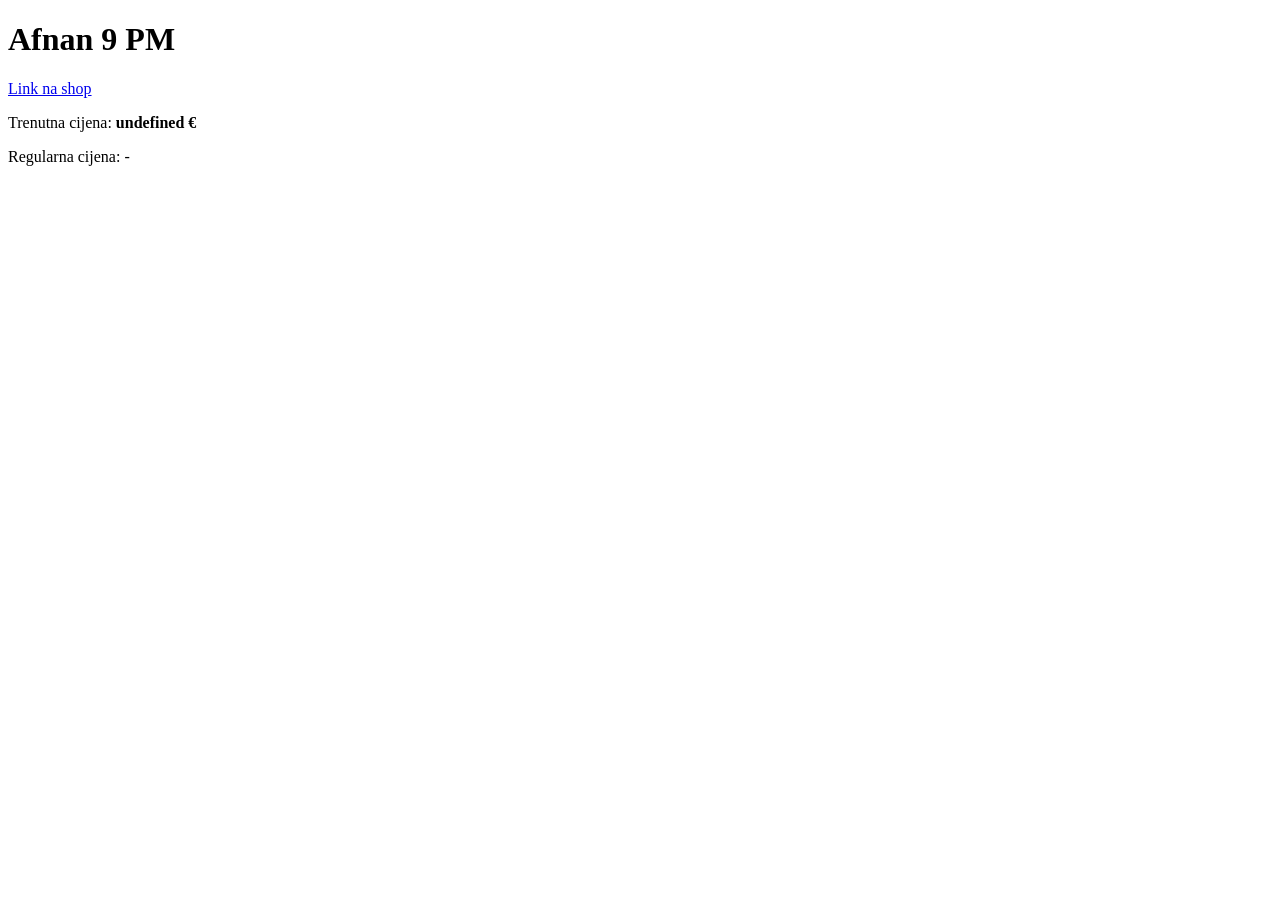
<file: index2.html>
<!doctype html>
<html lang="bs">
  <head>
    <meta charset="utf-8" />
    <title>Cijena – Afnan 9 PM</title>
  </head>
  <body>
    <h1>Afnan 9 PM</h1>
    <div id="out">Učitavam...</div>

    <script>
      fetch("prices.json")
        .then((r) => r.json())
        .then((d) => {
          document.getElementById("out").innerHTML = `
            <p><a href="${d.url}" target="_blank">Link na shop</a></p>
            <p>Trenutna cijena: <b>${d.current_price} €</b></p>
            <p>Regularna cijena: ${
              d.regular_price != null ? d.regular_price + " €" : "-"
            }</p>
          `;
        })
        .catch((e) => {
          document.getElementById("out").textContent = "Greška: " + e;
        });
    </script>
  </body>
</html>
</file>
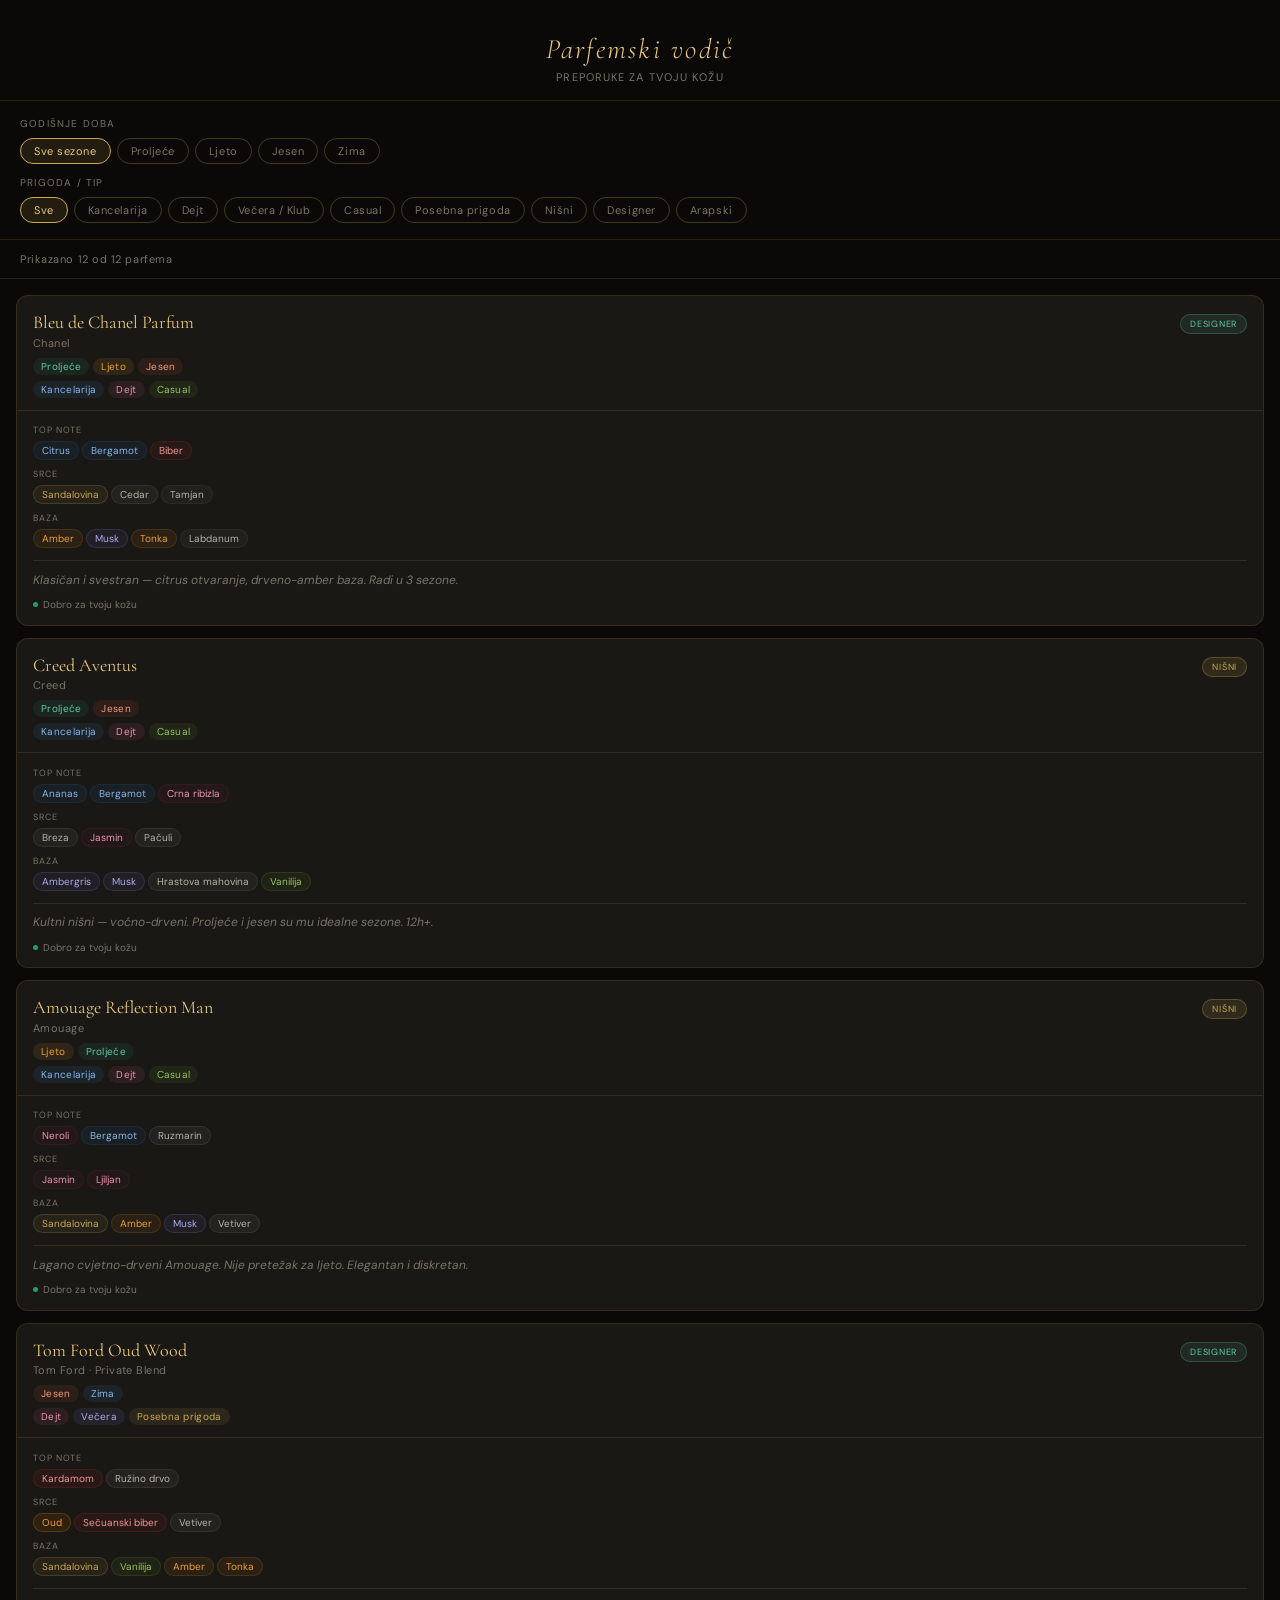
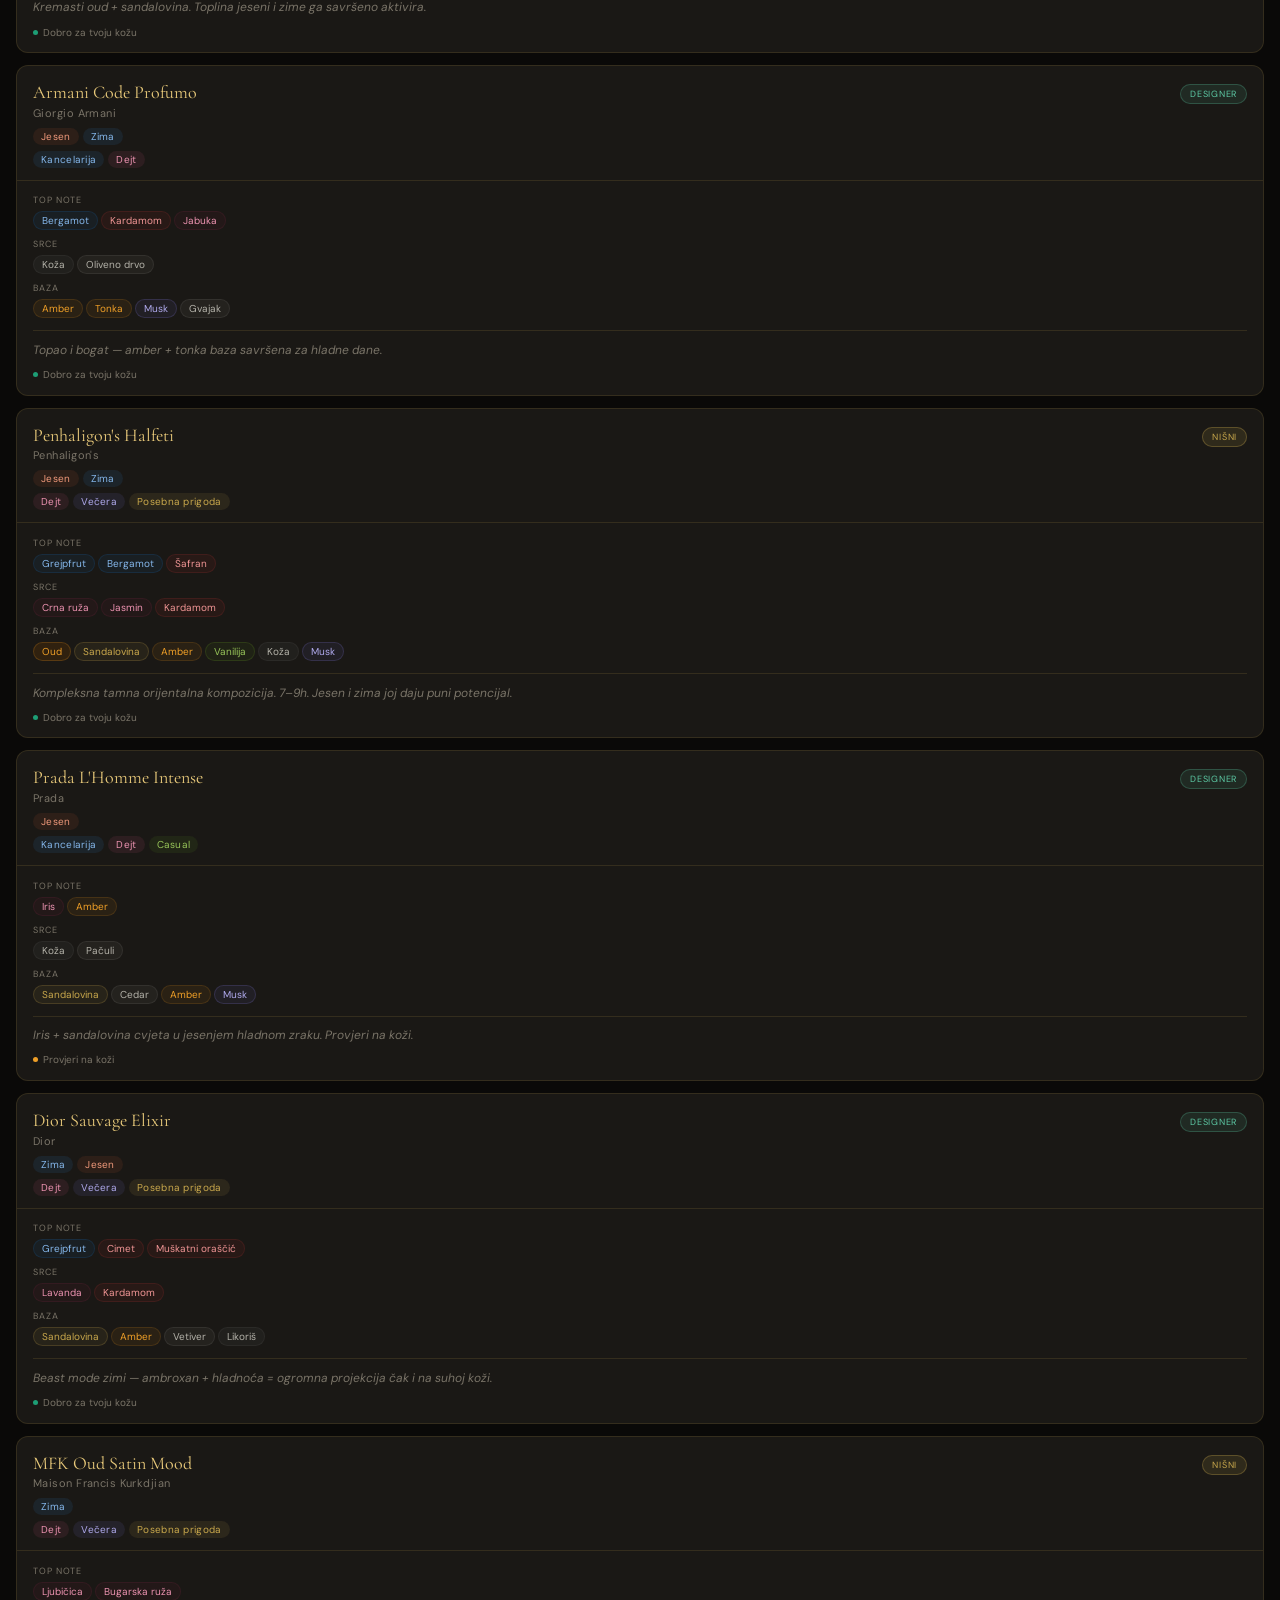
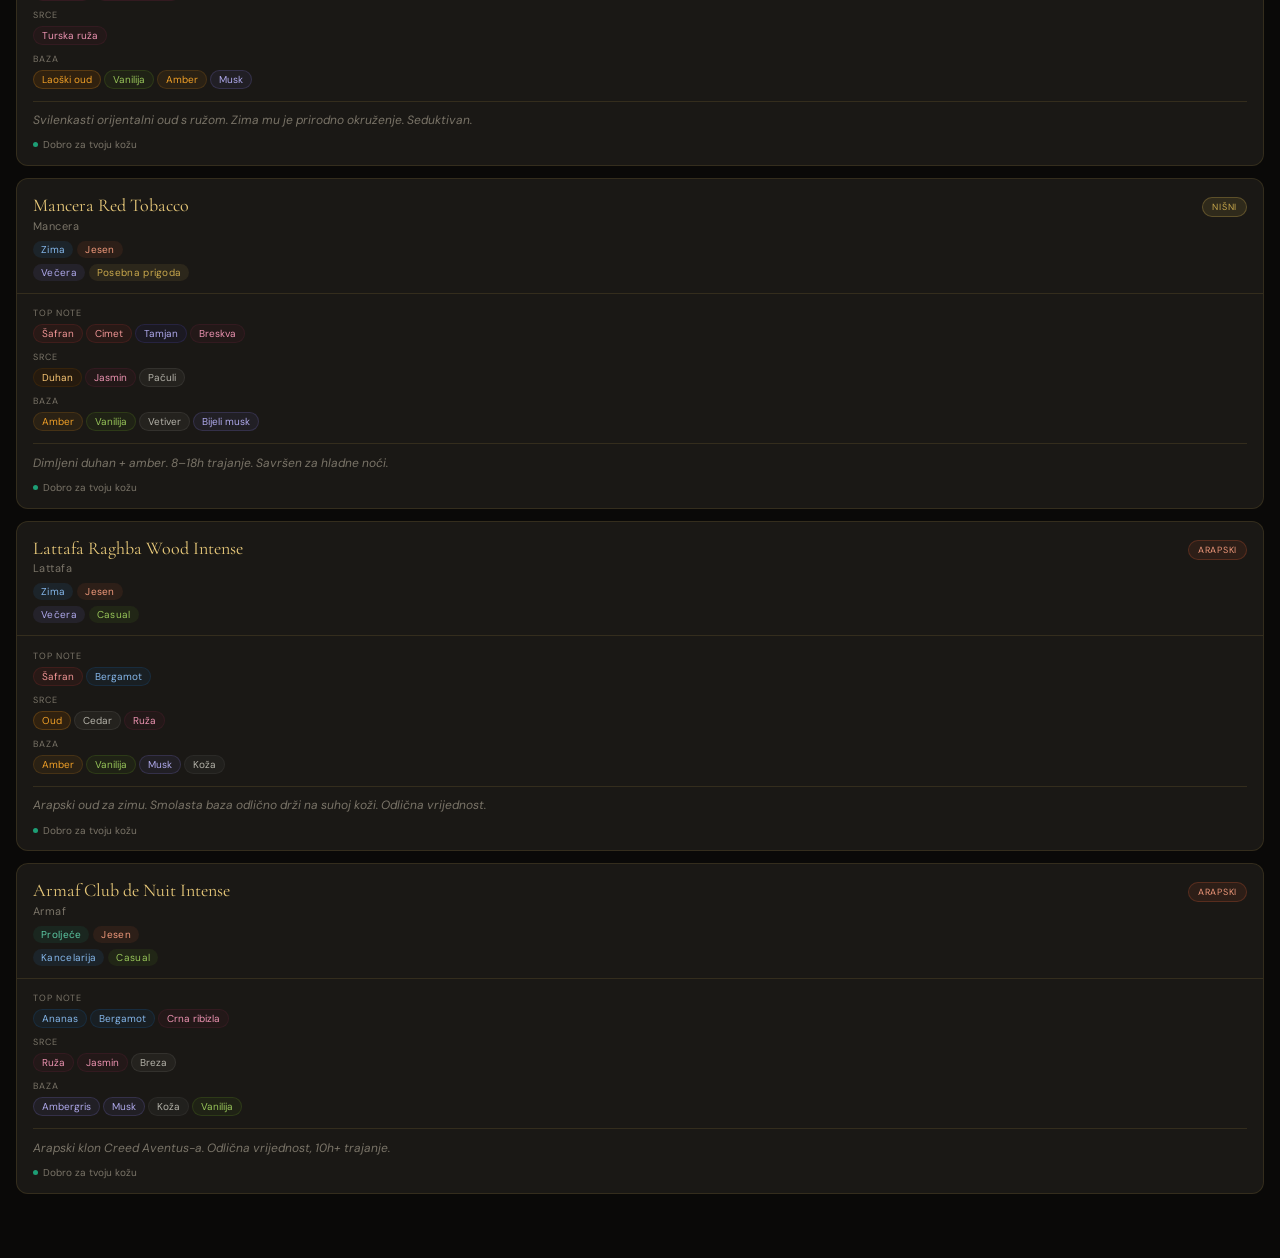
<file: listaparfema.html>
<!DOCTYPE html>
<html lang="bs">
<head>
<meta charset="UTF-8">
<meta name="viewport" content="width=device-width, initial-scale=1.0, maximum-scale=1.0">
<title>Parfemski vodič</title>
<link href="https://fonts.googleapis.com/css2?family=Cormorant+Garamond:ital,wght@0,300;0,400;0,500;1,300&family=DM+Sans:wght@300;400;500&display=swap" rel="stylesheet">
<style>
:root {
  --bg: #0a0908;
  --bg2: #111009;
  --bg3: #1a1815;
  --gold: #c9a84c;
  --gold2: #e8c97a;
  --text: #e8e2d9;
  --muted: #7a7468;
  --border: rgba(201,168,76,0.15);
  --border2: rgba(201,168,76,0.3);
}
* { box-sizing: border-box; margin: 0; padding: 0; -webkit-tap-highlight-color: transparent; }
html { background: var(--bg); }
body { font-family: 'DM Sans', sans-serif; background: var(--bg); color: var(--text); min-height: 100vh; }

header {
  padding: 2rem 1.25rem 1rem;
  border-bottom: 0.5px solid var(--border);
  text-align: center;
}
header h1 {
  font-family: 'Cormorant Garamond', serif;
  font-weight: 300;
  font-size: 28px;
  letter-spacing: 0.08em;
  color: var(--gold2);
  font-style: italic;
}
header p { font-size: 11px; color: var(--muted); letter-spacing: 0.1em; text-transform: uppercase; margin-top: 4px; }

.filters-wrap { padding: 1rem 1.25rem; border-bottom: 0.5px solid var(--border); }
.filter-label { font-size: 10px; color: var(--muted); letter-spacing: 0.12em; text-transform: uppercase; margin-bottom: 8px; }
.filter-row { display: flex; flex-wrap: wrap; gap: 6px; margin-bottom: 12px; }
.filter-row:last-child { margin-bottom: 0; }

.fb {
  padding: 5px 13px;
  font-size: 11px;
  font-family: 'DM Sans', sans-serif;
  letter-spacing: 0.05em;
  border: 0.5px solid var(--border2);
  border-radius: 20px;
  background: transparent;
  color: var(--muted);
  cursor: pointer;
  transition: all 0.15s;
}
.fb:hover { color: var(--text); border-color: var(--gold); }
.fb.active { background: rgba(201,168,76,0.12); color: var(--gold2); border-color: var(--gold); }

.results-bar {
  padding: 0.75rem 1.25rem;
  font-size: 11px;
  color: var(--muted);
  letter-spacing: 0.05em;
  border-bottom: 0.5px solid var(--border);
}

.cards { padding: 1rem 1rem 4rem; display: flex; flex-direction: column; gap: 12px; }

.card {
  background: var(--bg3);
  border: 0.5px solid var(--border);
  border-radius: 12px;
  overflow: hidden;
  transition: border-color 0.15s;
}
.card:active { border-color: var(--border2); }

.card-header {
  padding: 1rem 1rem 0.75rem;
  border-bottom: 0.5px solid var(--border);
}
.card-top { display: flex; justify-content: space-between; align-items: flex-start; margin-bottom: 8px; }
.card-name { font-family: 'Cormorant Garamond', serif; font-size: 18px; font-weight: 400; color: var(--gold2); line-height: 1.2; }
.card-brand { font-size: 11px; color: var(--muted); margin-top: 2px; letter-spacing: 0.04em; }
.tier-badge {
  font-size: 9px;
  padding: 3px 9px;
  border-radius: 20px;
  letter-spacing: 0.08em;
  text-transform: uppercase;
  flex-shrink: 0;
  margin-left: 8px;
  margin-top: 2px;
}
.t-niche { background: rgba(201,168,76,0.12); color: var(--gold); border: 0.5px solid rgba(201,168,76,0.3); }
.t-designer { background: rgba(93,202,165,0.1); color: #5DCAA5; border: 0.5px solid rgba(93,202,165,0.25); }
.t-arabski { background: rgba(215,90,48,0.1); color: #F0997B; border: 0.5px solid rgba(215,90,48,0.25); }

.pill-row { display: flex; flex-wrap: wrap; gap: 4px; }
.season-pill, .occ-pill {
  font-size: 10px;
  padding: 2px 8px;
  border-radius: 20px;
  letter-spacing: 0.03em;
}
.sp-p { background: rgba(29,158,117,0.1); color: #5DCAA5; }
.sp-l { background: rgba(239,159,39,0.1); color: #EF9F27; }
.sp-j { background: rgba(216,90,48,0.1); color: #F0997B; }
.sp-z { background: rgba(55,138,221,0.1); color: #85B7EB; }
.op-office { background: rgba(55,138,221,0.1); color: #85B7EB; }
.op-date { background: rgba(212,83,126,0.1); color: #ED93B1; }
.op-night { background: rgba(127,119,221,0.1); color: #AFA9EC; }
.op-casual { background: rgba(99,153,34,0.1); color: #97C459; }
.op-special { background: rgba(201,168,76,0.1); color: var(--gold); }

.card-body { padding: 0.85rem 1rem; }
.notes-section { margin-bottom: 0.75rem; }
.nl { font-size: 9px; color: var(--muted); letter-spacing: 0.1em; text-transform: uppercase; margin-bottom: 5px; margin-top: 8px; }
.nl:first-child { margin-top: 0; }
.note-pills { display: flex; flex-wrap: wrap; gap: 3px; }
.np {
  font-size: 10px;
  padding: 2px 8px;
  border-radius: 20px;
  border: 0.5px solid rgba(255,255,255,0.08);
  background: rgba(255,255,255,0.04);
  color: rgba(232,226,217,0.7);
}
.np-sand { background: rgba(201,168,76,0.08); color: #c9a84c; border-color: rgba(201,168,76,0.2); }
.np-amber { background: rgba(186,117,23,0.1); color: #EF9F27; border-color: rgba(186,117,23,0.2); }
.np-musk { background: rgba(127,119,221,0.08); color: #AFA9EC; border-color: rgba(127,119,221,0.2); }
.np-oud { background: rgba(99,56,6,0.3); color: #EF9F27; border-color: rgba(186,117,23,0.3); }
.np-van { background: rgba(99,153,34,0.08); color: #97C459; border-color: rgba(99,153,34,0.2); }
.np-wood { background: rgba(95,94,90,0.15); color: #B4B2A9; border-color: rgba(95,94,90,0.25); }
.np-spice { background: rgba(162,45,45,0.1); color: #F09595; border-color: rgba(162,45,45,0.2); }
.np-citrus { background: rgba(24,95,165,0.1); color: #85B7EB; border-color: rgba(24,95,165,0.2); }
.np-leather { background: rgba(68,68,65,0.2); color: #B4B2A9; border-color: rgba(68,68,65,0.3); }
.np-floral { background: rgba(114,36,62,0.1); color: #ED93B1; border-color: rgba(114,36,62,0.2); }
.np-tobacco { background: rgba(65,36,2,0.3); color: #FAC775; border-color: rgba(101,56,6,0.3); }
.np-incense { background: rgba(38,33,92,0.2); color: #AFA9EC; border-color: rgba(83,74,183,0.2); }

.vibe {
  font-size: 12px;
  color: var(--muted);
  line-height: 1.6;
  font-style: italic;
  padding-top: 0.6rem;
  border-top: 0.5px solid var(--border);
  margin-top: 0.5rem;
}

.skin-row {
  display: flex;
  align-items: center;
  gap: 5px;
  margin-top: 8px;
  font-size: 10px;
  color: var(--muted);
}
.skin-dot { width: 5px; height: 5px; border-radius: 50%; background: #1D9E75; flex-shrink: 0; }
.skin-dot.warn { background: #EF9F27; }

.empty {
  text-align: center;
  padding: 3rem 1.25rem;
  font-size: 13px;
  color: var(--muted);
  font-style: italic;
  font-family: 'Cormorant Garamond', serif;
}

.divider { height: 0.5px; background: var(--border); margin: 6px 0; }
</style>
</head>
<body>

<header>
  <h1>Parfemski vodič</h1>
  <p>Preporuke za tvoju kožu</p>
</header>

<div class="filters-wrap">
  <div class="filter-label">Godišnje doba</div>
  <div class="filter-row" id="season-filters">
    <button class="fb active" onclick="setSeason('sve',this)">Sve sezone</button>
    <button class="fb" onclick="setSeason('proljece',this)">Proljeće</button>
    <button class="fb" onclick="setSeason('ljeto',this)">Ljeto</button>
    <button class="fb" onclick="setSeason('jesen',this)">Jesen</button>
    <button class="fb" onclick="setSeason('zima',this)">Zima</button>
  </div>
  <div class="filter-label">Prigoda / Tip</div>
  <div class="filter-row" id="occ-filters">
    <button class="fb active" onclick="setOcc('sve',this)">Sve</button>
    <button class="fb" onclick="setOcc('office',this)">Kancelarija</button>
    <button class="fb" onclick="setOcc('date',this)">Dejt</button>
    <button class="fb" onclick="setOcc('night',this)">Večera / Klub</button>
    <button class="fb" onclick="setOcc('casual',this)">Casual</button>
    <button class="fb" onclick="setOcc('special',this)">Posebna prigoda</button>
    <button class="fb" onclick="setOcc('niche',this)">Nišni</button>
    <button class="fb" onclick="setOcc('designer',this)">Designer</button>
    <button class="fb" onclick="setOcc('arabski',this)">Arapski</button>
  </div>
</div>

<div class="results-bar" id="info"></div>
<div class="cards" id="cards"></div>

<script>
const parfemi = [
  {
    name:'Bleu de Chanel Parfum', brand:'Chanel', tier:'designer', tierLabel:'Designer',
    sezone:['proljece','ljeto','jesen'],
    spCls:['sp-p','sp-l','sp-j'], spLabel:['Proljeće','Ljeto','Jesen'],
    occ:['office','date','casual'],
    occLabel:['Kancelarija','Dejt','Casual'], occCls:['op-office','op-date','op-casual'],
    top:[['Citrus','np-citrus'],['Bergamot','np-citrus'],['Biber','np-spice']],
    srce:[['Sandalovina','np-sand'],['Cedar','np-wood'],['Tamjan','np-leather']],
    baza:[['Amber','np-amber'],['Musk','np-musk'],['Tonka','np-amber'],['Labdanum','np-leather']],
    vibe:'Klasičan i svestran — citrus otvaranje, drveno-amber baza. Radi u 3 sezone.',
    skin:true
  },
  {
    name:'Creed Aventus', brand:'Creed', tier:'niche', tierLabel:'Nišni',
    sezone:['proljece','jesen'],
    spCls:['sp-p','sp-j'], spLabel:['Proljeće','Jesen'],
    occ:['office','date','casual'],
    occLabel:['Kancelarija','Dejt','Casual'], occCls:['op-office','op-date','op-casual'],
    top:[['Ananas','np-citrus'],['Bergamot','np-citrus'],['Crna ribizla','np-floral']],
    srce:[['Breza','np-wood'],['Jasmin','np-floral'],['Pačuli','np-wood']],
    baza:[['Ambergris','np-musk'],['Musk','np-musk'],['Hrastova mahovina','np-wood'],['Vanilija','np-van']],
    vibe:'Kultni nišni — voćno-drveni. Proljeće i jesen su mu idealne sezone. 12h+.',
    skin:true
  },
  {
    name:'Amouage Reflection Man', brand:'Amouage', tier:'niche', tierLabel:'Nišni',
    sezone:['ljeto','proljece'],
    spCls:['sp-l','sp-p'], spLabel:['Ljeto','Proljeće'],
    occ:['office','date','casual'],
    occLabel:['Kancelarija','Dejt','Casual'], occCls:['op-office','op-date','op-casual'],
    top:[['Neroli','np-floral'],['Bergamot','np-citrus'],['Ruzmarin','np-wood']],
    srce:[['Jasmin','np-floral'],['Ljiljan','np-floral']],
    baza:[['Sandalovina','np-sand'],['Amber','np-amber'],['Musk','np-musk'],['Vetiver','np-wood']],
    vibe:'Lagano cvjetno-drveni Amouage. Nije pretežak za ljeto. Elegantan i diskretan.',
    skin:true
  },
  {
    name:'Tom Ford Oud Wood', brand:'Tom Ford · Private Blend', tier:'designer', tierLabel:'Designer',
    sezone:['jesen','zima'],
    spCls:['sp-j','sp-z'], spLabel:['Jesen','Zima'],
    occ:['date','night','special'],
    occLabel:['Dejt','Večera','Posebna prigoda'], occCls:['op-date','op-night','op-special'],
    top:[['Kardamom','np-spice'],['Ružino drvo','np-wood']],
    srce:[['Oud','np-oud'],['Sečuanski biber','np-spice'],['Vetiver','np-wood']],
    baza:[['Sandalovina','np-sand'],['Vanilija','np-van'],['Amber','np-amber'],['Tonka','np-amber']],
    vibe:'Kremasti oud + sandalovina. Toplina jeseni i zime ga savršeno aktivira.',
    skin:true
  },
  {
    name:'Armani Code Profumo', brand:'Giorgio Armani', tier:'designer', tierLabel:'Designer',
    sezone:['jesen','zima'],
    spCls:['sp-j','sp-z'], spLabel:['Jesen','Zima'],
    occ:['office','date'],
    occLabel:['Kancelarija','Dejt'], occCls:['op-office','op-date'],
    top:[['Bergamot','np-citrus'],['Kardamom','np-spice'],['Jabuka','np-floral']],
    srce:[['Koža','np-leather'],['Oliveno drvo','np-wood']],
    baza:[['Amber','np-amber'],['Tonka','np-amber'],['Musk','np-musk'],['Gvajak','np-wood']],
    vibe:'Topao i bogat — amber + tonka baza savršena za hladne dane.',
    skin:true
  },
  {
    name:"Penhaligon's Halfeti", brand:"Penhaligon's", tier:'niche', tierLabel:'Nišni',
    sezone:['jesen','zima'],
    spCls:['sp-j','sp-z'], spLabel:['Jesen','Zima'],
    occ:['date','night','special'],
    occLabel:['Dejt','Večera','Posebna prigoda'], occCls:['op-date','op-night','op-special'],
    top:[['Grejpfrut','np-citrus'],['Bergamot','np-citrus'],['Šafran','np-spice']],
    srce:[['Crna ruža','np-floral'],['Jasmin','np-floral'],['Kardamom','np-spice']],
    baza:[['Oud','np-oud'],['Sandalovina','np-sand'],['Amber','np-amber'],['Vanilija','np-van'],['Koža','np-leather'],['Musk','np-musk']],
    vibe:'Kompleksna tamna orijentalna kompozicija. 7–9h. Jesen i zima joj daju puni potencijal.',
    skin:true
  },
  {
    name:"Prada L'Homme Intense", brand:"Prada", tier:'designer', tierLabel:'Designer',
    sezone:['jesen'],
    spCls:['sp-j'], spLabel:['Jesen'],
    occ:['office','date','casual'],
    occLabel:['Kancelarija','Dejt','Casual'], occCls:['op-office','op-date','op-casual'],
    top:[['Iris','np-floral'],['Amber','np-amber']],
    srce:[['Koža','np-leather'],['Pačuli','np-wood']],
    baza:[['Sandalovina','np-sand'],['Cedar','np-wood'],['Amber','np-amber'],['Musk','np-musk']],
    vibe:'Iris + sandalovina cvjeta u jesenjem hladnom zraku. Provjeri na koži.',
    skin:false
  },
  {
    name:'Dior Sauvage Elixir', brand:'Dior', tier:'designer', tierLabel:'Designer',
    sezone:['zima','jesen'],
    spCls:['sp-z','sp-j'], spLabel:['Zima','Jesen'],
    occ:['date','night','special'],
    occLabel:['Dejt','Večera','Posebna prigoda'], occCls:['op-date','op-night','op-special'],
    top:[['Grejpfrut','np-citrus'],['Cimet','np-spice'],['Muškatni oraščić','np-spice']],
    srce:[['Lavanda','np-floral'],['Kardamom','np-spice']],
    baza:[['Sandalovina','np-sand'],['Amber','np-amber'],['Vetiver','np-wood'],['Likoriš','np-leather']],
    vibe:'Beast mode zimi — ambroxan + hladnoća = ogromna projekcija čak i na suhoj koži.',
    skin:true
  },
  {
    name:'MFK Oud Satin Mood', brand:'Maison Francis Kurkdjian', tier:'niche', tierLabel:'Nišni',
    sezone:['zima'],
    spCls:['sp-z'], spLabel:['Zima'],
    occ:['date','night','special'],
    occLabel:['Dejt','Večera','Posebna prigoda'], occCls:['op-date','op-night','op-special'],
    top:[['Ljubičica','np-floral'],['Bugarska ruža','np-floral']],
    srce:[['Turska ruža','np-floral']],
    baza:[['Laoški oud','np-oud'],['Vanilija','np-van'],['Amber','np-amber'],['Musk','np-musk']],
    vibe:'Svilenkasti orijentalni oud s ružom. Zima mu je prirodno okruženje. Seduktivan.',
    skin:true
  },
  {
    name:'Mancera Red Tobacco', brand:'Mancera', tier:'niche', tierLabel:'Nišni',
    sezone:['zima','jesen'],
    spCls:['sp-z','sp-j'], spLabel:['Zima','Jesen'],
    occ:['night','special'],
    occLabel:['Večera','Posebna prigoda'], occCls:['op-night','op-special'],
    top:[['Šafran','np-spice'],['Cimet','np-spice'],['Tamjan','np-incense'],['Breskva','np-floral']],
    srce:[['Duhan','np-tobacco'],['Jasmin','np-floral'],['Pačuli','np-wood']],
    baza:[['Amber','np-amber'],['Vanilija','np-van'],['Vetiver','np-wood'],['Bijeli musk','np-musk']],
    vibe:'Dimljeni duhan + amber. 8–18h trajanje. Savršen za hladne noći.',
    skin:true
  },
  {
    name:'Lattafa Raghba Wood Intense', brand:'Lattafa', tier:'arabski', tierLabel:'Arapski',
    sezone:['zima','jesen'],
    spCls:['sp-z','sp-j'], spLabel:['Zima','Jesen'],
    occ:['night','casual'],
    occLabel:['Večera','Casual'], occCls:['op-night','op-casual'],
    top:[['Šafran','np-spice'],['Bergamot','np-citrus']],
    srce:[['Oud','np-oud'],['Cedar','np-wood'],['Ruža','np-floral']],
    baza:[['Amber','np-amber'],['Vanilija','np-van'],['Musk','np-musk'],['Koža','np-leather']],
    vibe:'Arapski oud za zimu. Smolasta baza odlično drži na suhoj koži. Odlična vrijednost.',
    skin:true
  },
  {
    name:'Armaf Club de Nuit Intense', brand:'Armaf', tier:'arabski', tierLabel:'Arapski',
    sezone:['proljece','jesen'],
    spCls:['sp-p','sp-j'], spLabel:['Proljeće','Jesen'],
    occ:['office','casual'],
    occLabel:['Kancelarija','Casual'], occCls:['op-office','op-casual'],
    top:[['Ananas','np-citrus'],['Bergamot','np-citrus'],['Crna ribizla','np-floral']],
    srce:[['Ruža','np-floral'],['Jasmin','np-floral'],['Breza','np-wood']],
    baza:[['Ambergris','np-musk'],['Musk','np-musk'],['Koža','np-leather'],['Vanilija','np-van']],
    vibe:'Arapski klon Creed Aventus-a. Odlična vrijednost, 10h+ trajanje.',
    skin:true
  }
];

let activeSeason='sve', activeOcc='sve';

function setSeason(v,btn){
  activeSeason=v;
  document.querySelectorAll('#season-filters .fb').forEach(b=>b.classList.remove('active'));
  btn.classList.add('active');
  render();
}
function setOcc(v,btn){
  activeOcc=v;
  document.querySelectorAll('#occ-filters .fb').forEach(b=>b.classList.remove('active'));
  btn.classList.add('active');
  render();
}
function matches(p){
  const sOK = activeSeason==='sve'||p.sezone.includes(activeSeason);
  const oOK = activeOcc==='sve'||activeOcc===p.tier||p.occ.includes(activeOcc);
  return sOK&&oOK;
}
function render(){
  const visible=parfemi.filter(matches);
  document.getElementById('info').textContent=`Prikazano ${visible.length} od ${parfemi.length} parfema`;
  if(!visible.length){
    document.getElementById('cards').innerHTML='<div class="empty">Nema parfema za ovu kombinaciju.</div>';
    return;
  }
  document.getElementById('cards').innerHTML=visible.map(p=>{
    const tCls=p.tier==='niche'?'t-niche':p.tier==='arabski'?'t-arabski':'t-designer';
    return `<div class="card">
      <div class="card-header">
        <div class="card-top">
          <div><div class="card-name">${p.name}</div><div class="card-brand">${p.brand}</div></div>
          <span class="tier-badge ${tCls}">${p.tierLabel}</span>
        </div>
        <div class="pill-row" style="margin-bottom:6px">
          ${p.spLabel.map((s,i)=>`<span class="season-pill ${p.spCls[i]}">${s}</span>`).join('')}
        </div>
        <div class="pill-row">
          ${p.occLabel.map((o,i)=>`<span class="occ-pill ${p.occCls[i]}">${o}</span>`).join('')}
        </div>
      </div>
      <div class="card-body">
        <div class="notes-section">
          <div class="nl">Top note</div>
          <div class="note-pills">${p.top.map(n=>`<span class="np ${n[1]}">${n[0]}</span>`).join('')}</div>
          <div class="nl">Srce</div>
          <div class="note-pills">${p.srce.map(n=>`<span class="np ${n[1]}">${n[0]}</span>`).join('')}</div>
          <div class="nl">Baza</div>
          <div class="note-pills">${p.baza.map(n=>`<span class="np ${n[1]}">${n[0]}</span>`).join('')}</div>
        </div>
        <div class="vibe">${p.vibe}</div>
        <div class="skin-row">
          <div class="skin-dot ${p.skin?'':'warn'}"></div>
          <span>${p.skin?'Dobro za tvoju kožu':'Provjeri na koži'}</span>
        </div>
      </div>
    </div>`;
  }).join('');
}
render();
</script>
</body>
</html>
</file>
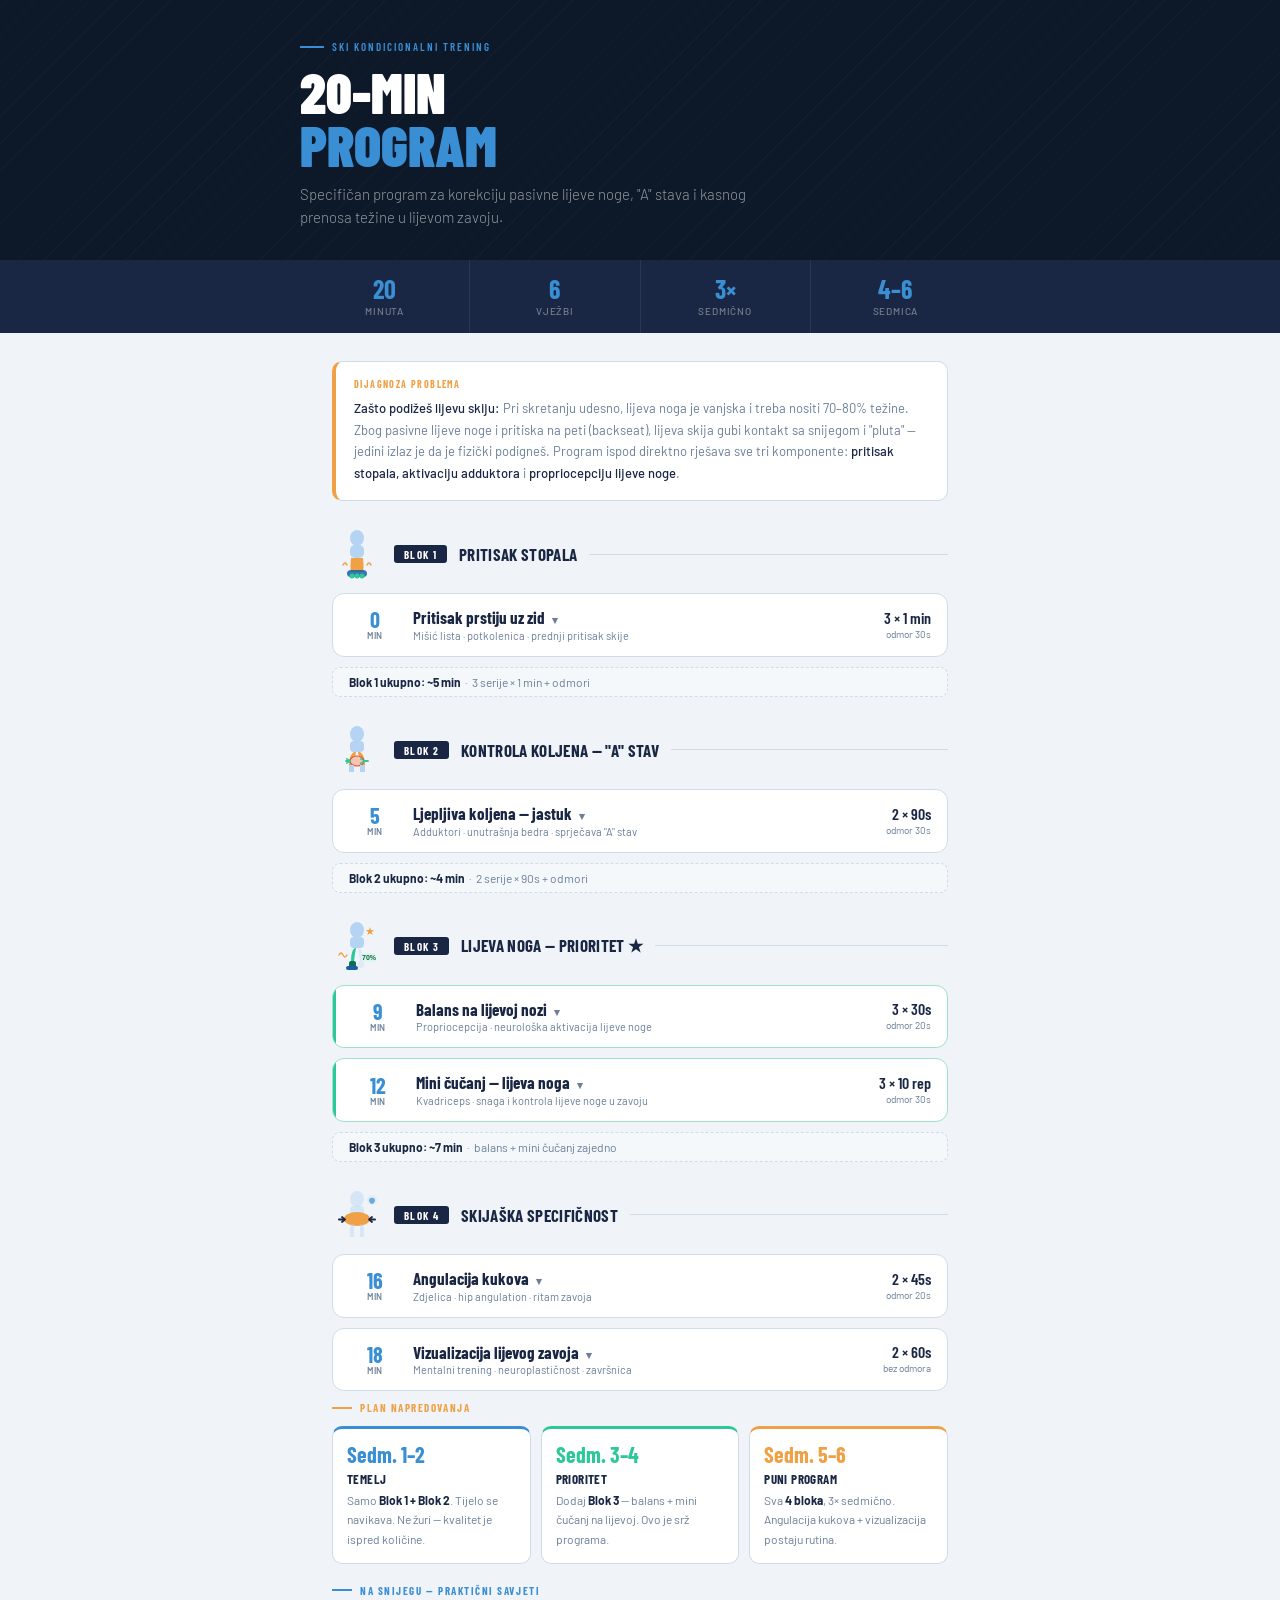
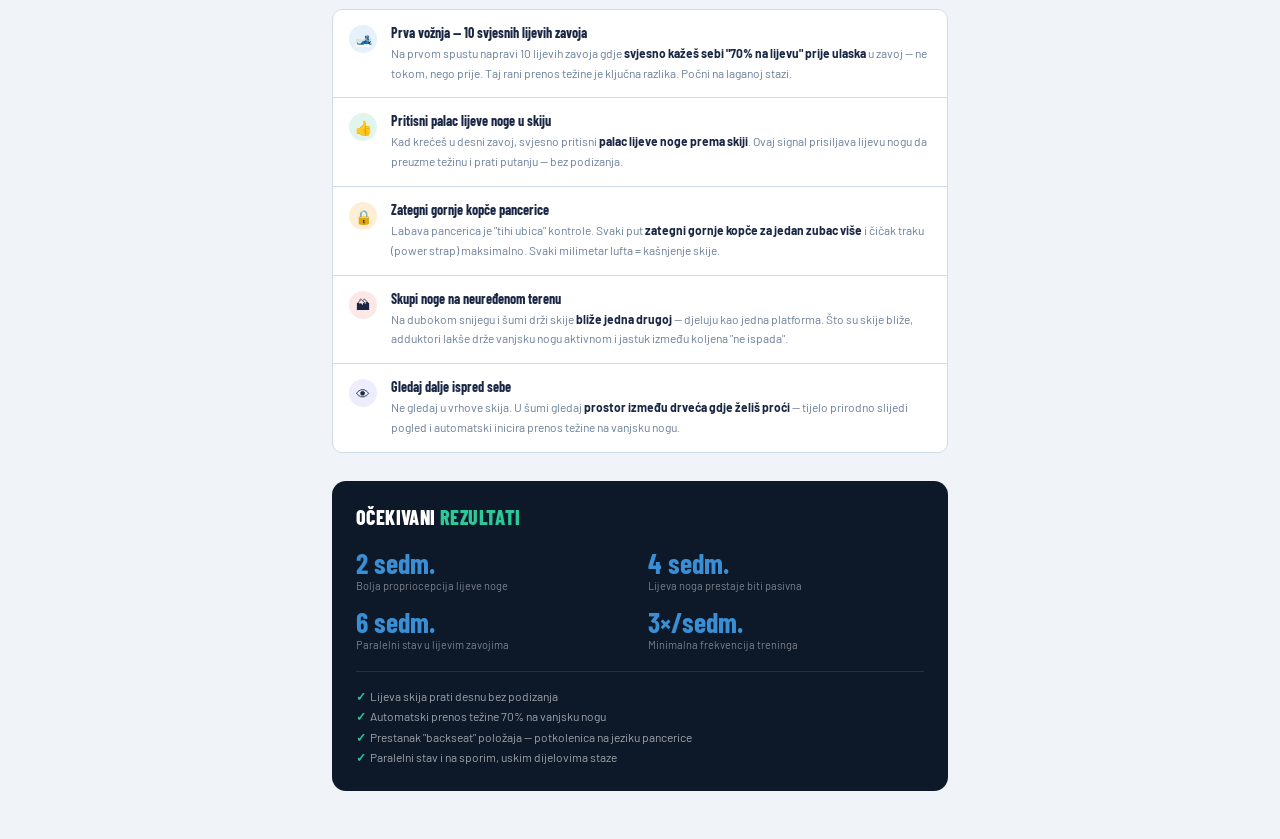
<file: ski.html>
<!DOCTYPE html>
<html lang="bs">
<head>
<meta charset="UTF-8">
<meta name="viewport" content="width=device-width, initial-scale=1.0">
<title>Ski Trening Plan — 20 minuta</title>
<link href="https://fonts.googleapis.com/css2?family=Barlow+Condensed:wght@400;500;600;700;900&family=Barlow:wght@300;400;500&display=swap" rel="stylesheet">
<style>
  :root {
    --snow: #f0f4f8; --slope: #1a2744; --deep: #0d1829;
    --accent: #3a8fd4; --accent2: #2dc89a; --warm: #f0a045;
    --text: #1a2744; --muted: #6b7f99; --border: #d0dce8;
  }
  * { box-sizing: border-box; margin: 0; padding: 0; }
  body { font-family: 'Barlow', sans-serif; background: var(--snow); color: var(--text); min-height: 100vh; }

  .header { background: var(--deep); color: white; padding: 40px 32px 32px; position: relative; overflow: hidden; }
  .header::before { content:''; position:absolute; top:0;left:0;right:0;bottom:0; background:repeating-linear-gradient(-45deg,transparent,transparent 18px,rgba(255,255,255,.018) 18px,rgba(255,255,255,.018) 19px); }
  .header-inner { position:relative; max-width:680px; margin:0 auto; }
  .header-tag { font-family:'Barlow Condensed',sans-serif; font-size:11px; font-weight:600; letter-spacing:.18em; text-transform:uppercase; color:var(--accent); margin-bottom:12px; display:flex; align-items:center; gap:8px; }
  .header-tag::before { content:''; display:inline-block; width:24px; height:2px; background:var(--accent); }
  h1 { font-family:'Barlow Condensed',sans-serif; font-size:clamp(36px,7vw,56px); font-weight:900; line-height:.95; color:white; margin-bottom:8px; }
  h1 span { color:var(--accent); }
  .header-sub { font-size:15px; font-weight:300; color:rgba(255,255,255,.55); margin-top:12px; line-height:1.5; max-width:480px; }

  .stats-bar { background:var(--slope); padding:0 32px; }
  .stats-inner { max-width:680px; margin:0 auto; display:flex; }
  .stat-item { flex:1; padding:16px 0; border-right:1px solid rgba(255,255,255,.08); text-align:center; }
  .stat-item:last-child { border-right:none; }
  .stat-val { font-family:'Barlow Condensed',sans-serif; font-size:26px; font-weight:700; color:var(--accent); line-height:1; }
  .stat-lbl { font-size:10px; font-weight:500; letter-spacing:.08em; text-transform:uppercase; color:rgba(255,255,255,.4); margin-top:3px; }

  .main { max-width:680px; margin:0 auto; padding:28px 32px 48px; }

  .diag-box { background:white; border:1px solid var(--border); border-left:4px solid var(--warm); border-radius:10px; padding:16px 18px; margin-bottom:28px; }
  .diag-label { font-family:'Barlow Condensed',sans-serif; font-size:10px; font-weight:700; letter-spacing:.14em; text-transform:uppercase; color:var(--warm); margin-bottom:8px; }
  .diag-text { font-size:13px; line-height:1.65; color:var(--muted); }
  .diag-text strong { color:var(--text); font-weight:500; }

  .section-hdr { display:flex; align-items:center; gap:12px; margin-bottom:14px; margin-top:28px; }
  .section-icon { width:50px; height:50px; flex-shrink:0; }
  .section-num { font-family:'Barlow Condensed',sans-serif; font-size:11px; font-weight:700; letter-spacing:.12em; text-transform:uppercase; color:white; background:var(--slope); padding:3px 10px 2px; border-radius:3px; }
  .section-title { font-family:'Barlow Condensed',sans-serif; font-size:17px; font-weight:700; letter-spacing:.02em; text-transform:uppercase; color:var(--slope); }
  .section-line { flex:1; height:1px; background:var(--border); }

  .ex-card { background:white; border:1px solid var(--border); border-radius:12px; margin-bottom:10px; overflow:hidden; transition:box-shadow .2s,border-color .2s; cursor:pointer; }
  .ex-card:hover { border-color:#b0c8e0; box-shadow:0 2px 12px rgba(26,39,68,.07); }
  .ex-card.priority { border-color:#9ee0c8; }
  .ex-card.priority .ex-header { border-left:3px solid var(--accent2); }
  .ex-header { display:grid; grid-template-columns:52px 1fr auto; align-items:center; gap:12px; padding:14px 16px; }
  .ex-time-col { text-align:center; }
  .ex-minute { font-family:'Barlow Condensed',sans-serif; font-size:22px; font-weight:700; color:var(--accent); line-height:1; }
  .ex-minute-lbl { font-size:9px; font-weight:600; letter-spacing:.1em; text-transform:uppercase; color:var(--muted); }
  .ex-name { font-family:'Barlow Condensed',sans-serif; font-size:17px; font-weight:700; color:var(--slope); line-height:1.1; }
  .ex-target { font-size:11px; color:var(--muted); margin-top:2px; }
  .ex-meta { text-align:right; }
  .ex-sets { font-family:'Barlow Condensed',sans-serif; font-size:16px; font-weight:600; color:var(--text); line-height:1; }
  .ex-rest { font-size:10px; color:var(--muted); margin-top:2px; }
  .ex-body { border-top:1px solid var(--border); padding:14px 16px; display:none; background:#fafcfe; }
  .ex-body.open { display:block; }
  .ex-arrow { font-size:11px; color:var(--muted); margin-left:4px; transition:transform .2s; display:inline-block; }
  .ex-card.open .ex-arrow { transform:rotate(180deg); }

  .badge-row { display:flex; gap:5px; flex-wrap:wrap; margin-bottom:10px; }
  .badge { font-size:10px; font-weight:600; letter-spacing:.06em; text-transform:uppercase; padding:3px 9px; border-radius:3px; }
  .b-blue { background:#e0eef8; color:#1a5a8a; }
  .b-green { background:#ddf5ec; color:#0a6644; }
  .b-amber { background:#fdefd5; color:#7a4a08; }
  .b-red { background:#fde8e8; color:#8a1a1a; }

  .ex-steps { list-style:none; }
  .ex-steps li { font-size:13px; line-height:1.6; color:#3d5068; padding:5px 0 5px 18px; position:relative; border-bottom:1px solid #eef2f7; }
  .ex-steps li:last-child { border-bottom:none; }
  .ex-steps li::before { content:'→'; position:absolute; left:0; color:var(--accent); font-weight:600; font-size:11px; top:7px; }
  .ex-steps li strong { color:var(--slope); font-weight:500; }
  .hl { background:#fff3d5; color:#7a4a08; padding:1px 5px; border-radius:3px; font-size:11px; font-weight:600; }
  .ex-why { margin-top:10px; padding:10px 12px; background:#eef5fb; border-radius:6px; font-size:12px; line-height:1.6; color:#3d5068; }
  .ex-why strong { color:var(--slope); }

  .rest-bar { display:flex; align-items:center; gap:10px; padding:7px 16px; background:#f5f8fb; border:1px dashed var(--border); border-radius:8px; margin-bottom:10px; }
  .rest-text { font-size:12px; color:var(--muted); }
  .rest-text strong { color:var(--text); }

  .footer-box { background:var(--deep); color:white; border-radius:14px; padding:24px; margin-top:28px; display:grid; grid-template-columns:1fr 1fr; gap:16px; }
  .footer-title { font-family:'Barlow Condensed',sans-serif; font-size:20px; font-weight:800; letter-spacing:.02em; text-transform:uppercase; color:white; grid-column:1/-1; margin-bottom:4px; }
  .footer-title span { color:var(--accent2); }
  .f-val { font-family:'Barlow Condensed',sans-serif; font-size:28px; font-weight:700; color:var(--accent); line-height:1; }
  .f-lbl { font-size:11px; color:rgba(255,255,255,.45); margin-top:2px; }
  .result-list { grid-column:1/-1; border-top:1px solid rgba(255,255,255,.1); padding-top:14px; margin-top:4px; }
  .result-list li { font-size:12px; line-height:1.7; color:rgba(255,255,255,.6); padding-left:14px; position:relative; list-style:none; }
  .result-list li::before { content:'✓'; position:absolute; left:0; color:var(--accent2); font-weight:700; }

  @media(max-width:500px){
    .main{padding:20px 16px 40px;} .header{padding:28px 16px 24px;} .stats-bar{padding:0 16px;} h1{font-size:38px;}
  }
</style>
</head>
<body>

<div class="header">
  <div class="header-inner">
    <div class="header-tag">Ski kondicionalni trening</div>
    <h1>20-MIN<br><span>PROGRAM</span></h1>
    <p class="header-sub">Specifičan program za korekciju pasivne lijeve noge, "A" stava i kasnog prenosa težine u lijevom zavoju.</p>
  </div>
</div>

<div class="stats-bar">
  <div class="stats-inner">
    <div class="stat-item"><div class="stat-val">20</div><div class="stat-lbl">Minuta</div></div>
    <div class="stat-item"><div class="stat-val">6</div><div class="stat-lbl">Vježbi</div></div>
    <div class="stat-item"><div class="stat-val">3×</div><div class="stat-lbl">Sedmično</div></div>
    <div class="stat-item"><div class="stat-val">4–6</div><div class="stat-lbl">Sedmica</div></div>
  </div>
</div>

<div class="main">

  <div class="diag-box">
    <div class="diag-label">Dijagnoza problema</div>
    <div class="diag-text">
      <strong>Zašto podižeš lijevu skiju:</strong> Pri skretanju udesno, lijeva noga je vanjska i treba nositi 70–80% težine. Zbog pasivne lijeve noge i pritiska na peti (backseat), lijeva skija gubi kontakt sa snijegom i "pluta" — jedini izlaz je da je fizički podigneš. Program ispod direktno rješava sve tri komponente: <strong>pritisak stopala, aktivaciju adduktora</strong> i <strong>propriocepciju lijeve noge</strong>.
    </div>
  </div>

  <!-- ===== BLOK 1 ===== -->
  <div class="section-hdr">
    <!-- ICON: lower leg / shin + foot highlighted -->
    <svg class="section-icon" viewBox="0 0 50 50" fill="none" xmlns="http://www.w3.org/2000/svg">
      <ellipse cx="25" cy="9" rx="7" ry="8" fill="#b5d4f4"/>
      <rect x="18" y="16" width="14" height="13" rx="5" fill="#b5d4f4"/>
      <path d="M19 29 Q18 39 19 43 L31 43 Q32 39 31 29Z" fill="#f0a045"/>
      <rect x="15" y="41" width="20" height="7" rx="4" fill="#185FA5" opacity=".85"/>
      <circle cx="20" cy="47" r="2.5" fill="#2dc89a"/>
      <circle cx="25" cy="47" r="2.5" fill="#2dc89a"/>
      <circle cx="30" cy="47" r="2.5" fill="#2dc89a"/>
      <path d="M11 36 Q13 32 15 36" stroke="#f0a045" stroke-width="1.5" fill="none" stroke-linecap="round"/>
      <path d="M35 36 Q37 32 39 36" stroke="#f0a045" stroke-width="1.5" fill="none" stroke-linecap="round"/>
    </svg>
    <div class="section-num">Blok 1</div>
    <div class="section-title">Pritisak stopala</div>
    <div class="section-line"></div>
  </div>

  <div class="ex-card" onclick="toggle(this)">
    <div class="ex-header">
      <div class="ex-time-col"><div class="ex-minute">0</div><div class="ex-minute-lbl">min</div></div>
      <div class="ex-info">
        <div class="ex-name">Pritisak prstiju uz zid <span class="ex-arrow">▾</span></div>
        <div class="ex-target">Mišić lista · potkolenica · prednji pritisak skije</div>
      </div>
      <div class="ex-meta"><div class="ex-sets">3 × 1 min</div><div class="ex-rest">odmor 30s</div></div>
    </div>
    <div class="ex-body">
      <div class="badge-row">
        <span class="badge b-blue">Mišić lista</span>
        <span class="badge b-blue">Tibialis anterior</span>
        <span class="badge b-green">Osnovna vježba</span>
      </div>

      <!-- ILLUSTRATION -->
      <div style="display:flex;gap:14px;margin-bottom:12px;padding:12px;background:#f0f6fc;border-radius:8px;align-items:flex-start;">
        <svg width="110" height="130" viewBox="0 0 110 130" fill="none" xmlns="http://www.w3.org/2000/svg" style="flex-shrink:0;">
          <!-- wall -->
          <rect x="88" y="5" width="10" height="120" rx="3" fill="#C8C6BB"/>
          <line x1="88" y1="30" x2="98" y2="30" stroke="#B4B2A9" stroke-width="0.7"/>
          <line x1="88" y1="55" x2="98" y2="55" stroke="#B4B2A9" stroke-width="0.7"/>
          <line x1="88" y1="80" x2="98" y2="80" stroke="#B4B2A9" stroke-width="0.7"/>
          <!-- floor -->
          <line x1="5" y1="122" x2="90" y2="122" stroke="#B4B2A9" stroke-width="1.2"/>
          <!-- shadow -->
          <ellipse cx="42" cy="124" rx="28" ry="4" fill="#D3D1C7" opacity=".5"/>
          <!-- BACK leg -->
          <line x1="47" y1="82" x2="40" y2="105" stroke="#5F5E5A" stroke-width="9" stroke-linecap="round"/>
          <line x1="40" y1="105" x2="38" y2="120" stroke="#5F5E5A" stroke-width="8" stroke-linecap="round"/>
          <!-- back arm to wall -->
          <line x1="52" y1="56" x2="72" y2="62" stroke="#5F5E5A" stroke-width="8" stroke-linecap="round"/>
          <!-- BACK forearm on wall (highlighted) -->
          <line x1="72" y1="62" x2="87" y2="60" stroke="#5F5E5A" stroke-width="7" stroke-linecap="round"/>
          <!-- FRONT leg -->
          <line x1="52" y1="80" x2="44" y2="103" stroke="#2C2C2A" stroke-width="11" stroke-linecap="round"/>
          <!-- SHIN highlighted orange (pressing boot tongue) -->
          <line x1="44" y1="103" x2="41" y2="120" stroke="#f0a045" stroke-width="9" stroke-linecap="round"/>
          <!-- toe pressure dots -->
          <circle cx="33" cy="120" r="4" fill="#2dc89a"/>
          <circle cx="39" cy="120" r="3.5" fill="#2dc89a"/>
          <!-- boots -->
          <rect x="22" y="113" width="32" height="10" rx="4" fill="#185FA5"/>
          <!-- TORSO -->
          <path d="M42 52 Q55 46 64 54 L60 82 Q53 86 46 84Z" fill="#378ADD"/>
          <!-- FRONT arm to wall (highlighted) -->
          <line x1="46" y1="60" x2="68" y2="68" stroke="#185FA5" stroke-width="10" stroke-linecap="round"/>
          <!-- forearm highlighted on wall -->
          <line x1="68" y1="68" x2="87" y2="66" stroke="#185FA5" stroke-width="8" stroke-linecap="round"/>
          <!-- forearm contact patch on wall -->
          <rect x="85" y="57" width="5" height="22" rx="2" fill="#185FA5" opacity=".8"/>
          <!-- HEAD -->
          <ellipse cx="53" cy="34" rx="14" ry="15" fill="#FAC775"/>
          <ellipse cx="43" cy="38" rx="4" ry="5" fill="#F0997B"/>
          <path d="M58 20 Q53 12 44 15 Q37 19 38 26 Q44 15 55 18 Q60 20 58 28Z" fill="#2C2C2A"/>
          <circle cx="59" cy="31" r="2.5" fill="#2C2C2A"/>
          <circle cx="60" cy="30" r="1" fill="white"/>
          <rect x="46" y="48" width="10" height="7" rx="3" fill="#FAC775"/>
          <!-- pull arrow -->
          <path d="M22 72 L8 72" stroke="#E24B4A" stroke-width="1.8" stroke-dasharray="4 3" fill="none" marker-end="url(#pa1)"/>
          <defs><marker id="pa1" viewBox="0 0 8 8" refX="6" refY="4" markerWidth="5" markerHeight="5" orient="auto"><path d="M1 1L7 4L1 7" fill="none" stroke="#E24B4A" stroke-width="1.5" stroke-linecap="round"/></marker></defs>
          <!-- toe arrow down -->
          <path d="M34 113 L34 106" stroke="#2dc89a" stroke-width="1.8" fill="none" marker-end="url(#ta1)"/>
          <defs><marker id="ta1" viewBox="0 0 8 8" refX="4" refY="1" markerWidth="5" markerHeight="5" orient="auto"><path d="M1 1L4 7L7 1" fill="none" stroke="#2dc89a" stroke-width="1.5" stroke-linecap="round"/></marker></defs>
        </svg>
        <div style="font-size:12px;color:#3d5068;line-height:1.7;">
          <div style="font-family:'Barlow Condensed',sans-serif;font-size:13px;font-weight:700;color:var(--slope);margin-bottom:6px;text-transform:uppercase;letter-spacing:.03em;">Opis stava</div>
          <b style="color:var(--slope);">Tijelo:</b> Lagano nagnuto prema naprijed, leđa ravna — ne sagnuta. Kut između torza i butina oko 100–110°.<br>
          <b style="color:var(--slope);">Podlaktice:</b> Ravno naslonjene na zid, ne šake. Laktovi savijeni ~90°, u visini prsa.<br>
          <b style="color:var(--slope);">Koljena:</b> Gurnuta naprijed dok <span style="color:#f0a045;font-weight:600;">potkolenica (narančasto)</span> ne pritisne jezik pancerice. Ne smiju ići prema unutra.<br>
          <b style="color:var(--slope);">Stopala:</b> <span style="color:#2dc89a;font-weight:600;">Prsti (zeleno)</span> aktivno pritišću pod. Peta ostaje na tlu. Težina na prednje 2/3 stopala.<br>
          <b style="color:#E24B4A;">Crvena strelica</b> = zamišljeno vučenje unazad. Odupireš se prstima.
        </div>
      </div>

      <ul class="ex-steps">
        <li><strong>Postavljanje:</strong> Stani 30–40 cm od zida, licem prema njemu. Nasloni <strong>podlaktice</strong> (ne šake!) na zid u visini prsa — laktovi savijeni pod otprilike 90°.</li>
        <li><strong>Koljena naprijed:</strong> Blago savij koljena i gurni ih prema naprijed dok potkolenica <strong>snažno ne pritisne jezik pancerice</strong>. Osjeti taj čvrsti kontakt.</li>
        <li><strong>Simulacija vučenja:</strong> Zamišljaj da te neko vuče za pojas unazad prema zidu. Odupri se tako što <strong>pritišćeš prste nogu u pod</strong> — peta ostaje na tlu cijelo vrijeme.</li>
        <li><strong>Trajanje:</strong> Drži poziciju 1 minutu bez prekida. <span class="hl">Tražiš: zatezanje u listovima + pritisak potkolenice na pancerice</span></li>
        <li><strong>Cilj:</strong> 3 serije × 1 minuta, odmor 30 sekundi između serija.</li>
      </ul>
      <div class="ex-why">
        <strong>Zašto ovo radi:</strong> "Backseat" (sjedenje na repovima skija) je tvoj glavni neprijatelj. Kad si na petama, vrhovi skija gube kontakt sa snijegom — lijeva skija ne može zagristi i zaokrenuti. Ova vježba gradi osjećaj pritiska na prednji dio skije koji je osnova svake kontrole na terenu.
      </div>
    </div>
  </div>

  <div class="rest-bar">
    <span class="rest-text"><strong>Blok 1 ukupno: ~5 min</strong> &nbsp;·&nbsp; 3 serije × 1 min + odmori</span>
  </div>

  <!-- ===== BLOK 2 ===== -->
  <div class="section-hdr">
    <!-- ICON: inner thighs + pillow between knees -->
    <svg class="section-icon" viewBox="0 0 50 50" fill="none" xmlns="http://www.w3.org/2000/svg">
      <ellipse cx="25" cy="9" rx="7" ry="8" fill="#b5d4f4"/>
      <rect x="18" y="16" width="14" height="11" rx="4" fill="#b5d4f4"/>
      <!-- inner thighs highlighted amber -->
      <path d="M22 27 Q17 30 17 40 L22 40 Q23 32 24 27Z" fill="#f0a045"/>
      <path d="M28 27 Q33 30 33 40 L28 40 Q27 32 26 27Z" fill="#f0a045"/>
      <!-- pillow between knees -->
      <ellipse cx="25" cy="36" rx="7" ry="5" fill="#F5C4B3" stroke="#D85A30" stroke-width="1.2"/>
      <!-- squeeze arrows -->
      <path d="M14 36 L18 36" stroke="#2dc89a" stroke-width="1.8" stroke-linecap="round" marker-end="url(#ga)"/>
      <path d="M36 36 L32 36" stroke="#2dc89a" stroke-width="1.8" stroke-linecap="round" marker-end="url(#gb)"/>
      <!-- shins -->
      <path d="M17 40 L17 47 L22 47 L22 40Z" fill="#b5d4f4"/>
      <path d="M33 40 L33 47 L28 47 L28 40Z" fill="#b5d4f4"/>
      <defs>
        <marker id="ga" viewBox="0 0 6 6" refX="5" refY="3" markerWidth="3" markerHeight="3" orient="auto"><path d="M0 0L6 3L0 6" fill="none" stroke="#2dc89a" stroke-width="1.5"/></marker>
        <marker id="gb" viewBox="0 0 6 6" refX="1" refY="3" markerWidth="3" markerHeight="3" orient="auto-start-reverse"><path d="M6 0L0 3L6 6" fill="none" stroke="#2dc89a" stroke-width="1.5"/></marker>
      </defs>
    </svg>
    <div class="section-num">Blok 2</div>
    <div class="section-title">Kontrola koljena — "A" stav</div>
    <div class="section-line"></div>
  </div>

  <div class="ex-card" onclick="toggle(this)">
    <div class="ex-header">
      <div class="ex-time-col"><div class="ex-minute">5</div><div class="ex-minute-lbl">min</div></div>
      <div class="ex-info">
        <div class="ex-name">Ljepljiva koljena — jastuk <span class="ex-arrow">▾</span></div>
        <div class="ex-target">Adduktori · unutrašnja bedra · sprječava "A" stav</div>
      </div>
      <div class="ex-meta"><div class="ex-sets">2 × 90s</div><div class="ex-rest">odmor 30s</div></div>
    </div>
    <div class="ex-body">
      <div class="badge-row">
        <span class="badge b-amber">Adduktori</span>
        <span class="badge b-amber">Unutrašnja bedra</span>
        <span class="badge b-red">Direktno: "A" stav</span>
      </div>

      <!-- ILLUSTRATION -->
      <div style="display:flex;gap:14px;margin-bottom:12px;padding:12px;background:#fdf7ee;border-radius:8px;align-items:flex-start;">
        <svg width="130" height="130" viewBox="0 0 130 130" fill="none" xmlns="http://www.w3.org/2000/svg" style="flex-shrink:0;">
          <!-- floor -->
          <line x1="10" y1="122" x2="120" y2="122" stroke="#B4B2A9" stroke-width="1.2"/>
          <ellipse cx="65" cy="124" rx="38" ry="4" fill="#D3D1C7" opacity=".5"/>
          <!-- BACK legs muted -->
          <line x1="61" y1="82" x2="49" y2="108" stroke="#5F5E5A" stroke-width="10" stroke-linecap="round"/>
          <line x1="49" y1="108" x2="46" y2="120" stroke="#5F5E5A" stroke-width="8" stroke-linecap="round"/>
          <line x1="69" y1="82" x2="81" y2="108" stroke="#5F5E5A" stroke-width="10" stroke-linecap="round"/>
          <line x1="81" y1="108" x2="84" y2="120" stroke="#5F5E5A" stroke-width="8" stroke-linecap="round"/>
          <!-- PILLOW between knees - highlighted -->
          <ellipse cx="65" cy="100" rx="18" ry="13" fill="#F5C4B3" stroke="#D85A30" stroke-width="1.5"/>
          <line x1="50" y1="96" x2="80" y2="96" stroke="#F0997B" stroke-width="0.8" opacity=".6"/>
          <line x1="48" y1="102" x2="82" y2="102" stroke="#F0997B" stroke-width="0.8" opacity=".6"/>
          <!-- squeeze arrows -->
          <path d="M32 100 L46 100" stroke="#2dc89a" stroke-width="2" stroke-linecap="round" marker-end="url(#sq1)"/>
          <path d="M98 100 L84 100" stroke="#2dc89a" stroke-width="2" stroke-linecap="round" marker-end="url(#sq2)"/>
          <defs>
            <marker id="sq1" viewBox="0 0 8 8" refX="6" refY="4" markerWidth="5" markerHeight="5" orient="auto"><path d="M1 1L7 4L1 7" fill="none" stroke="#2dc89a" stroke-width="1.5" stroke-linecap="round"/></marker>
            <marker id="sq2" viewBox="0 0 8 8" refX="2" refY="4" markerWidth="5" markerHeight="5" orient="auto-start-reverse"><path d="M7 1L1 4L7 7" fill="none" stroke="#2dc89a" stroke-width="1.5" stroke-linecap="round"/></marker>
          </defs>
          <!-- FRONT legs -->
          <line x1="57" y1="80" x2="45" y2="106" stroke="#2C2C2A" stroke-width="13" stroke-linecap="round"/>
          <line x1="73" y1="80" x2="85" y2="106" stroke="#2C2C2A" stroke-width="13" stroke-linecap="round"/>
          <line x1="45" y1="106" x2="43" y2="120" stroke="#2C2C2A" stroke-width="10" stroke-linecap="round"/>
          <line x1="85" y1="106" x2="87" y2="120" stroke="#2C2C2A" stroke-width="10" stroke-linecap="round"/>
          <!-- boots -->
          <rect x="26" y="113" width="28" height="10" rx="4" fill="#185FA5"/>
          <rect x="76" y="113" width="28" height="10" rx="4" fill="#185FA5"/>
          <!-- TORSO -->
          <path d="M50 50 Q65 43 80 50 L76 82 Q65 87 54 82Z" fill="#378ADD"/>
          <!-- hip band - orange highlight showing pelvis -->
          <rect x="49" y="72" width="32" height="13" rx="6" fill="#f0a045" opacity=".85"/>
          <!-- hip sway arrows -->
          <path d="M40 78 L47 78" stroke="#1a2744" stroke-width="1.5" stroke-linecap="round" marker-end="url(#ha1)"/>
          <path d="M90 78 L83 78" stroke="#1a2744" stroke-width="1.5" stroke-linecap="round" marker-end="url(#ha2)"/>
          <defs>
            <marker id="ha1" viewBox="0 0 8 8" refX="6" refY="4" markerWidth="4" markerHeight="4" orient="auto"><path d="M1 1L7 4L1 7" fill="none" stroke="#1a2744" stroke-width="1.5" stroke-linecap="round"/></marker>
            <marker id="ha2" viewBox="0 0 8 8" refX="2" refY="4" markerWidth="4" markerHeight="4" orient="auto-start-reverse"><path d="M7 1L1 4L7 7" fill="none" stroke="#1a2744" stroke-width="1.5" stroke-linecap="round"/></marker>
          </defs>
          <!-- arms - steering wheel -->
          <line x1="54" y1="58" x2="38" y2="70" stroke="#185FA5" stroke-width="9" stroke-linecap="round"/>
          <line x1="76" y1="58" x2="92" y2="70" stroke="#185FA5" stroke-width="9" stroke-linecap="round"/>
          <ellipse cx="65" cy="68" rx="20" ry="14" fill="none" stroke="#2C2C2A" stroke-width="5"/>
          <line x1="65" y1="57" x2="65" y2="63" stroke="#2C2C2A" stroke-width="4" stroke-linecap="round"/>
          <line x1="65" y1="73" x2="65" y2="79" stroke="#2C2C2A" stroke-width="4" stroke-linecap="round"/>
          <circle cx="65" cy="68" r="5" fill="#2C2C2A"/>
          <!-- HEAD -->
          <ellipse cx="65" cy="28" rx="14" ry="15" fill="#FAC775"/>
          <ellipse cx="52" cy="32" rx="4" ry="5" fill="#F0997B"/>
          <ellipse cx="78" cy="32" rx="4" ry="5" fill="#F0997B"/>
          <path d="M53 16 Q65 8 77 16 Q82 22 80 28 Q70 14 65 14 Q60 14 50 28 Q48 22 53 16Z" fill="#2C2C2A"/>
          <circle cx="58" cy="25" r="2.5" fill="#2C2C2A"/>
          <circle cx="72" cy="25" r="2.5" fill="#2C2C2A"/>
          <rect x="59" y="42" width="12" height="8" rx="3" fill="#FAC775"/>
        </svg>
        <div style="font-size:12px;color:#3d5068;line-height:1.7;">
          <div style="font-family:'Barlow Condensed',sans-serif;font-size:13px;font-weight:700;color:var(--slope);margin-bottom:6px;text-transform:uppercase;letter-spacing:.03em;">Opis stava</div>
          <b style="color:var(--slope);">Noge:</b> Polučučanj — koljena savijena ~100°, noge na širini ramena. Stopala, koljena i ramena <strong style="color:#E24B4A;">ne miču se</strong> tokom vježbe.<br>
          <b style="color:var(--slope);">Jastuk:</b> <span style="color:#D85A30;font-weight:600;">Između koljena</span>, stisnut bedrima — ne samo koljenima. Osjeti napetost unutrašnjih mišića bedra.<br>
          <b style="color:var(--slope);">Ruke:</b> Ispred tijela kao volan kamiona. Laktovi savijeni, ramena opuštena.<br>
          <b style="color:#f0a045;font-weight:600;">Narančasti pojas</b> = zdjelica — jedini dio koji se pomiče lijevo-desno.<br>
          <b style="color:#2dc89a;font-weight:600;">Zelene strelice</b> = stisak bedrima prema jastuку.
        </div>
      </div>

      <ul class="ex-steps">
        <li><strong>Priprema:</strong> Uzmi manji jastuk ili mekšu loptu i stavi između koljena. Stani u skijaški polučučanj — noge na širini ramena, koljena blago savijena.</li>
        <li><strong>Ruke — volan kamiona:</strong> Drži ruke ispred sebe kao da stiskaš <strong>volan kamiona</strong>. Laktovi savijeni, ramena opuštena, pogled ravno naprijed.</li>
        <li><strong>Stisni jastuk:</strong> Unutrašnjom stranom bedara stisni jastuk prema sredini. Ne samo koljenima — <strong>cijelim bedrima</strong> osjeti napetost adduktora.</li>
        <li><strong>Pokret kukova:</strong> Pomakni <strong>samo zdjelicu</strong> lijevo-desno. Stopala, koljena, ramena i glava ostaju <strong>potpuno fiksni</strong> — samo "pojas" klizi kao ladica.</li>
        <li><strong>Ritam:</strong> 2 sekunde lijevo, 2 sekunde desno, kontinuirano. <span class="hl">Jastuk ispadne = koljena su se razdvojila = A-stav na snijegu</span></li>
        <li><strong>Cilj:</strong> 2 serije × 90 sekundi, odmor 30 sekundi između.</li>
      </ul>
      <div class="ex-why">
        <strong>Zašto ovo radi:</strong> Adduktori su jedini mišići koji drže skije paralelno tokom zavoja. Kad su slabi, unutrašnja noga gubi kontakt i skija bježi van — a ti je moraš podizati. Ova vježba ih direktno izolira i jača u poziciji identičnoj skijaškom stavu.
      </div>
    </div>
  </div>

  <div class="rest-bar">
    <span class="rest-text"><strong>Blok 2 ukupno: ~4 min</strong> &nbsp;·&nbsp; 2 serije × 90s + odmori</span>
  </div>

  <!-- ===== BLOK 3 ===== -->
  <div class="section-hdr">
    <!-- ICON: left leg green/active, right leg faded -->
    <svg class="section-icon" viewBox="0 0 50 50" fill="none" xmlns="http://www.w3.org/2000/svg">
      <ellipse cx="25" cy="9" rx="7" ry="8" fill="#b5d4f4"/>
      <rect x="18" y="16" width="14" height="11" rx="4" fill="#b5d4f4"/>
      <!-- right leg faded -->
      <path d="M27 27 Q31 29 31 40 L28 40 Q27 32 26 27Z" fill="#b5d4f4" opacity=".3"/>
      <rect x="26" y="40" width="6" height="7" rx="2" fill="#b5d4f4" opacity=".3"/>
      <!-- left leg — highlighted green, active -->
      <path d="M23 27 Q19 29 19 40 L22 40 Q23 32 24 27Z" fill="#2dc89a"/>
      <rect x="17" y="40" width="7" height="7" rx="2" fill="#0F6E56"/>
      <rect x="14" y="45" width="12" height="4" rx="2" fill="#185FA5"/>
      <!-- balance wobble lines -->
      <path d="M7 34 Q9 30 11 34 Q13 38 15 34" stroke="#f0a045" stroke-width="1.4" fill="none" stroke-linecap="round"/>
      <!-- star priority -->
      <text x="33" y="14" font-size="11" fill="#f0a045" font-family="sans-serif">★</text>
      <!-- weight % label -->
      <rect x="30" y="32" width="14" height="9" rx="3" fill="#ddf5ec"/>
      <text x="37" y="39" text-anchor="middle" font-size="7" fill="#0a6644" font-family="sans-serif" font-weight="bold">70%</text>
    </svg>
    <div class="section-num">Blok 3</div>
    <div class="section-title">Lijeva noga — prioritet ★</div>
    <div class="section-line"></div>
  </div>

  <div class="ex-card priority" onclick="toggle(this)">
    <div class="ex-header">
      <div class="ex-time-col"><div class="ex-minute">9</div><div class="ex-minute-lbl">min</div></div>
      <div class="ex-info">
        <div class="ex-name">Balans na lijevoj nozi <span class="ex-arrow">▾</span></div>
        <div class="ex-target">Propriocepcija · neurološka aktivacija lijeve noge</div>
      </div>
      <div class="ex-meta"><div class="ex-sets">3 × 30s</div><div class="ex-rest">odmor 20s</div></div>
    </div>
    <div class="ex-body">
      <div class="badge-row">
        <span class="badge b-green">Propriocepcija</span>
        <span class="badge b-green">Lijeva noga</span>
        <span class="badge b-red">Prioritet #1</span>
      </div>

      <!-- ILLUSTRATION -->
      <div style="display:flex;gap:14px;margin-bottom:12px;padding:12px;background:#f0faf5;border-radius:8px;align-items:flex-start;">
        <svg width="110" height="130" viewBox="0 0 110 130" fill="none" xmlns="http://www.w3.org/2000/svg" style="flex-shrink:0;">
          <!-- floor -->
          <line x1="10" y1="122" x2="100" y2="122" stroke="#B4B2A9" stroke-width="1.2"/>
          <ellipse cx="48" cy="124" rx="24" ry="4" fill="#D3D1C7" opacity=".5"/>
          <!-- RIGHT leg lifted & faded -->
          <line x1="60" y1="82" x2="82" y2="96" stroke="#B4B2A9" stroke-width="9" stroke-linecap="round"/>
          <line x1="82" y1="96" x2="88" y2="112" stroke="#B4B2A9" stroke-width="7" stroke-linecap="round"/>
          <rect x="76" y="108" width="20" height="8" rx="3" fill="#B4B2A9" opacity=".5"/>
          <!-- LEFT leg — GREEN active -->
          <line x1="52" y1="80" x2="42" y2="106" stroke="#2dc89a" stroke-width="14" stroke-linecap="round"/>
          <line x1="42" y1="106" x2="38" y2="120" stroke="#1D9E75" stroke-width="11" stroke-linecap="round"/>
          <!-- boot left -->
          <rect x="22" y="113" width="30" height="10" rx="4" fill="#185FA5"/>
          <rect x="22" y="113" width="30" height="5" rx="4" fill="#0C447C" opacity=".35"/>
          <!-- weight line -->
          <line x1="38" y1="120" x2="55" y2="82" stroke="#2dc89a" stroke-width="1.2" stroke-dasharray="4 3" opacity=".5"/>
          <!-- 70% badge -->
          <rect x="60" y="104" width="28" height="14" rx="5" fill="#ddf5ec"/>
          <text x="74" y="115" text-anchor="middle" font-size="9" fill="#0a6644" font-family="sans-serif" font-weight="bold">70%</text>
          <!-- wobble lines -->
          <path d="M8 75 Q11 70 14 75 Q17 80 20 75" stroke="#f0a045" stroke-width="1.5" fill="none" stroke-linecap="round"/>
          <!-- TORSO -->
          <path d="M42 50 Q55 44 67 52 L63 82 Q55 87 47 84Z" fill="#378ADD"/>
          <!-- arms forward -->
          <line x1="47" y1="60" x2="28" y2="72" stroke="#185FA5" stroke-width="10" stroke-linecap="round"/>
          <line x1="63" y1="60" x2="80" y2="72" stroke="#185FA5" stroke-width="10" stroke-linecap="round"/>
          <ellipse cx="23" cy="73" rx="8" ry="7" fill="#FAC775"/>
          <ellipse cx="85" cy="73" rx="8" ry="7" fill="#FAC775"/>
          <!-- neck -->
          <rect x="50" y="36" width="10" height="15" rx="4" fill="#FAC775"/>
          <!-- HEAD -->
          <ellipse cx="55" cy="24" rx="14" ry="15" fill="#FAC775"/>
          <ellipse cx="43" cy="28" rx="4" ry="5" fill="#F0997B"/>
          <ellipse cx="67" cy="28" rx="4" ry="5" fill="#F0997B"/>
          <path d="M43 12 Q55 5 67 12 Q72 18 70 24 Q60 12 55 12 Q50 12 40 24 Q38 18 43 12Z" fill="#2C2C2A"/>
          <circle cx="50" cy="21" r="2.5" fill="#2C2C2A"/>
          <circle cx="60" cy="21" r="2.5" fill="#2C2C2A"/>
          <!-- "L" label on left leg -->
          <circle cx="42" cy="93" r="8" fill="#0F6E56"/>
          <text x="42" y="97" text-anchor="middle" font-size="9" fill="white" font-family="sans-serif" font-weight="bold">L</text>
        </svg>
        <div style="font-size:12px;color:#3d5068;line-height:1.7;">
          <div style="font-family:'Barlow Condensed',sans-serif;font-size:13px;font-weight:700;color:var(--slope);margin-bottom:6px;text-transform:uppercase;letter-spacing:.03em;">Opis stava</div>
          <b style="color:var(--slope);">Lijeva noga</b> <span style="color:#2dc89a;font-weight:600;">(zelena = aktivna)</span>: Koljeno blago savijeno 15–20°, isto kao skijaški stav. Ne ispruženo, ne prejako savijeno.<br>
          <b style="color:var(--slope);">Desna noga</b> <span style="color:#B4B2A9;font-weight:600;">(siva = pasivna)</span>: U zraku, lagano savijena prema natrag ili pred sobom.<br>
          <b style="color:var(--slope);">Ruke:</b> Blago ispred tijela za ravnotežu. Ne uz tijelo — to otežava balans.<br>
          <b style="color:var(--slope);">Stopalo:</b> Cijelo stopalo na podu — peta, lopatica, svi prsti. Osjeti svaki kontakt.<br>
          <b style="color:#f0a045;font-weight:600;">Žuti talasi</b> = normalno ljuljanje — nemoj se boriti protiv njega, pusti tijelo da se prilagodi.
        </div>
      </div>

      <ul class="ex-steps">
        <li><strong>Postavljanje:</strong> Stani na <strong>samo lijevu nogu</strong>, desna u zraku. Koljeno blago savijeno — skijaški stav, ne ispruženo.</li>
        <li><strong>Serija 1 — oči otvorene:</strong> Drži balans 30 sekundi. Fokus na cijelom stopalu — peta, lopatica i <strong>prsti ravnomjerno pritišću pod</strong>.</li>
        <li><strong>Serija 2 — oči zatvorene:</strong> Isti položaj, ali zatvori oči. Mnogo teže — ovo je pravi neurološki rad. Normalno je ako se ljuljaš.</li>
        <li><strong>Serija 3 — simulacija zavoja:</strong> Oči otvorene, ali rotiraj gornji dio tijela udesno (kao da skrećeš u lijevi zavoj na skijama). <span class="hl">Lijeva noga ostaje čvrsto zakucana — ne pomiče se!</span></li>
        <li><strong>Cilj:</strong> 3 serije, odmor 20 sekundi između. Napreduj na jastuče ili zatvorene oči u seriji 3.</li>
      </ul>
      <div class="ex-why">
        <strong>Zašto je ovo prioritet #1:</strong> Lijeva noga je "pasivna" jer mozak nikad nije svjesno trenirao neurološku vezu s njom. Godinama si skijao pretežno na desnoj — lijeva je samo pratila. Ovom vježbom direktno rebuilduješ tu neuralnu vezu. Kad lijeva noga postane sigurna oslona, automatski preuzme 70% težine u lijevom zavoju.
      </div>
    </div>
  </div>

  <div class="ex-card priority" onclick="toggle(this)">
    <div class="ex-header">
      <div class="ex-time-col"><div class="ex-minute">12</div><div class="ex-minute-lbl">min</div></div>
      <div class="ex-info">
        <div class="ex-name">Mini čučanj — lijeva noga <span class="ex-arrow">▾</span></div>
        <div class="ex-target">Kvadriceps · snaga i kontrola lijeve noge u zavoju</div>
      </div>
      <div class="ex-meta"><div class="ex-sets">3 × 10 rep</div><div class="ex-rest">odmor 30s</div></div>
    </div>
    <div class="ex-body">
      <div class="badge-row">
        <span class="badge b-green">Lijeva noga</span>
        <span class="badge b-green">Kvadriceps</span>
        <span class="badge b-red">Prioritet #2</span>
      </div>

      <!-- ILLUSTRATION: two positions side by side -->
      <div style="display:flex;gap:14px;margin-bottom:12px;padding:12px;background:#f0faf5;border-radius:8px;align-items:flex-start;">
        <svg width="150" height="130" viewBox="0 0 150 130" fill="none" xmlns="http://www.w3.org/2000/svg" style="flex-shrink:0;">
          <!-- floor -->
          <line x1="5" y1="122" x2="145" y2="122" stroke="#B4B2A9" stroke-width="1.2"/>
          <!-- label: GORE (up) -->
          <text x="32" y="11" text-anchor="middle" font-size="8" fill="#6b7f99" font-family="sans-serif">gore</text>
          <!-- label: DOLJE (down) -->
          <text x="112" y="11" text-anchor="middle" font-size="8" fill="#6b7f99" font-family="sans-serif">dolje</text>

          <!-- ===== POSITION 1: standing (gore) ===== -->
          <!-- right leg faded -->
          <line x1="38" y1="76" x2="45" y2="95" stroke="#B4B2A9" stroke-width="8" stroke-linecap="round"/>
          <line x1="45" y1="95" x2="47" y2="120" stroke="#B4B2A9" stroke-width="6" stroke-linecap="round"/>
          <!-- left leg green -->
          <line x1="30" y1="76" x2="24" y2="100" stroke="#2dc89a" stroke-width="11" stroke-linecap="round"/>
          <line x1="24" y1="100" x2="22" y2="120" stroke="#1D9E75" stroke-width="9" stroke-linecap="round"/>
          <rect x="8" y="113" width="24" height="9" rx="3" fill="#185FA5"/>
          <path d="M22 50 Q33 45 42 52 L40 76 Q33 80 26 78Z" fill="#378ADD"/>
          <line x1="26" y1="60" x2="14" y2="70" stroke="#185FA5" stroke-width="8" stroke-linecap="round"/>
          <line x1="40" y1="60" x2="52" y2="70" stroke="#185FA5" stroke-width="8" stroke-linecap="round"/>
          <ellipse cx="32" cy="26" rx="11" ry="12" fill="#FAC775"/>
          <rect x="28" y="37" width="8" height="12" rx="3" fill="#FAC775"/>
          <path d="M23 16 Q32 9 41 16 Q45 21 43 27 Q35 16 32 16 Q29 16 21 27 Q19 21 23 16Z" fill="#2C2C2A"/>
          <circle cx="37" cy="23" r="2" fill="#2C2C2A"/>

          <!-- ===== POSITION 2: squat (dolje) ===== -->
          <!-- right leg faded -->
          <line x1="118" y1="68" x2="125" y2="90" stroke="#B4B2A9" stroke-width="8" stroke-linecap="round"/>
          <line x1="125" y1="90" x2="127" y2="120" stroke="#B4B2A9" stroke-width="6" stroke-linecap="round"/>
          <!-- left leg green, more bent, knee forward -->
          <line x1="107" y1="68" x2="94" y2="96" stroke="#2dc89a" stroke-width="12" stroke-linecap="round"/>
          <!-- shin forward highlighted orange -->
          <line x1="94" y1="96" x2="90" y2="120" stroke="#f0a045" stroke-width="10" stroke-linecap="round"/>
          <rect x="74" y="113" width="26" height="9" rx="3" fill="#185FA5"/>
          <!-- knee forward arrow -->
          <path d="M94 96 L78 90" stroke="#7F77DD" stroke-width="1.8" fill="none" stroke-linecap="round" marker-end="url(#kfa)"/>
          <defs><marker id="kfa" viewBox="0 0 8 8" refX="2" refY="4" markerWidth="4" markerHeight="4" orient="auto-start-reverse"><path d="M7 1L1 4L7 7" fill="none" stroke="#7F77DD" stroke-width="1.5" stroke-linecap="round"/></marker></defs>
          <path d="M98 44 Q110 40 120 46 L117 68 Q110 74 103 71Z" fill="#378ADD"/>
          <line x1="103" y1="52" x2="90" y2="64" stroke="#185FA5" stroke-width="8" stroke-linecap="round"/>
          <line x1="117" y1="52" x2="130" y2="64" stroke="#185FA5" stroke-width="8" stroke-linecap="round"/>
          <ellipse cx="109" cy="22" rx="11" ry="12" fill="#FAC775"/>
          <rect x="105" y="33" width="8" height="10" rx="3" fill="#FAC775"/>
          <path d="M100 12 Q109 5 118 12 Q122 17 120 23 Q112 12 109 12 Q106 12 98 23 Q96 17 100 12Z" fill="#2C2C2A"/>
          <circle cx="114" cy="19" r="2" fill="#2C2C2A"/>

          <!-- arrow between positions -->
          <path d="M58 65 L75 65" stroke="#888780" stroke-width="1.5" stroke-dasharray="3 3" stroke-linecap="round"/>
          <text x="66" y="62" text-anchor="middle" font-size="8" fill="#888780" font-family="sans-serif">3s</text>
        </svg>
        <div style="font-size:12px;color:#3d5068;line-height:1.7;">
          <div style="font-family:'Barlow Condensed',sans-serif;font-size:13px;font-weight:700;color:var(--slope);margin-bottom:6px;text-transform:uppercase;letter-spacing:.03em;">Opis stava</div>
          <b style="color:var(--slope);">Lijeva noga</b> <span style="color:#2dc89a;font-weight:600;">(zelena)</span>: Nosi svu težinu. Desna noga opuštena u zraku ili lagano dotakne pod prstima.<br>
          <b style="color:var(--slope);">Koljeno dolje:</b> Gura se <span style="color:#7F77DD;font-weight:600;">naprijed</span> iznad stopala — ne prema unutra, ne prema van. Prati smjer srednjeg prsta noge.<br>
          <b style="color:#f0a045;font-weight:600;">Potkolenica (narančasto)</b>: Kao kod vježbe uz zid — pritišće prednji dio imaginarne pancerice. <strong style="color:var(--slope);">Peta ostaje na tlu.</strong><br>
          <b style="color:var(--slope);">Tempo:</b> 3 sekunde spuštaj, 1 sekunda gore. Sporo je efikasno.
        </div>
      </div>

      <ul class="ex-steps">
        <li><strong>Postavljanje:</strong> Stani na jednu <strong>lijevu nogu</strong>, desna blago podignuta ili samo lagano oslonjena na prste za ravnotežu na početku.</li>
        <li><strong>Koljeno naprijed:</strong> Polako spuštaj koljeno prema naprijed — mora pratiti liniju stopala (srednji prst). <strong>Ne smije ići prema unutra!</strong></li>
        <li><strong>Tempo:</strong> 3 sekunde spuštaj dolje, 1 sekunda gore. Sporo = efikasno. Ako žuriš, gubiš koristi vježbe.</li>
        <li><strong>Dubina:</strong> Idi dok koljeno ne bude iznad prstiju — ne dublje od 90°. Peta ostaje na tlu.</li>
        <li><span class="hl">Ova pozicija je identična položaju vanjske noge u lijevom ski-zavoju — 10 ponavljanja = 10 treniranih zavoja</span></li>
        <li><strong>Cilj:</strong> 3 serije × 10 ponavljanja, odmor 30 sekundi između.</li>
      </ul>
      <div class="ex-why">
        <strong>Zašto ovo radi:</strong> Gradi snagu i koordinaciju lijeve noge u točno onoj poziciji u kojoj mora raditi kao vanjska noga u zavoju. Nakon 4 sedmice redovnog treninga, lijeva noga prestaje biti "pasivna" — mozak je počinje tretirati kao primarnu oslonu ravnopravno s desnom.
      </div>
    </div>
  </div>

  <div class="rest-bar">
    <span class="rest-text"><strong>Blok 3 ukupno: ~7 min</strong> &nbsp;·&nbsp; balans + mini čučanj zajedno</span>
  </div>

  <!-- ===== BLOK 4 ===== -->
  <div class="section-hdr">
    <!-- ICON: pelvis/hip highlighted with lateral arrows, legs faded -->
    <svg class="section-icon" viewBox="0 0 50 50" fill="none" xmlns="http://www.w3.org/2000/svg">
      <ellipse cx="25" cy="9" rx="7" ry="8" fill="#b5d4f4" opacity=".45"/>
      <rect x="18" y="16" width="14" height="10" rx="4" fill="#b5d4f4" opacity=".45"/>
      <!-- pelvis highlighted orange -->
      <ellipse cx="25" cy="29" rx="13" ry="7" fill="#f0a045"/>
      <rect x="13" y="26" width="24" height="7" rx="4" fill="#f0a045"/>
      <!-- lateral arrows -->
      <path d="M7 29.5 L12 29.5" stroke="#1a2744" stroke-width="2" stroke-linecap="round"/>
      <path d="M10 27 L13 29.5 L10 32" stroke="#1a2744" stroke-width="1.8" stroke-linecap="round" stroke-linejoin="round" fill="none"/>
      <path d="M43 29.5 L38 29.5" stroke="#1a2744" stroke-width="2" stroke-linecap="round"/>
      <path d="M40 27 L37 29.5 L40 32" stroke="#1a2744" stroke-width="1.8" stroke-linecap="round" stroke-linejoin="round" fill="none"/>
      <!-- legs faded -->
      <path d="M19 34 Q17 40 18 47 L22 47 L22 34Z" fill="#b5d4f4" opacity=".4"/>
      <path d="M31 34 Q33 40 32 47 L28 47 L28 34Z" fill="#b5d4f4" opacity=".4"/>
      <!-- brain/mind icon top right for visualization -->
      <circle cx="40" cy="10" r="5" fill="#e0eef8"/>
      <path d="M37 10 Q38 7 40 8 Q42 7 43 10 Q43 13 40 14 Q37 13 37 10Z" fill="#3a8fd4" opacity=".7"/>
    </svg>
    <div class="section-num">Blok 4</div>
    <div class="section-title">Skijaška specifičnost</div>
    <div class="section-line"></div>
  </div>

  <div class="ex-card" onclick="toggle(this)">
    <div class="ex-header">
      <div class="ex-time-col"><div class="ex-minute">16</div><div class="ex-minute-lbl">min</div></div>
      <div class="ex-info">
        <div class="ex-name">Angulacija kukova <span class="ex-arrow">▾</span></div>
        <div class="ex-target">Zdjelica · hip angulation · ritam zavoja</div>
      </div>
      <div class="ex-meta"><div class="ex-sets">2 × 45s</div><div class="ex-rest">odmor 20s</div></div>
    </div>
    <div class="ex-body">
      <div class="badge-row">
        <span class="badge b-blue">Hip angulation</span>
        <span class="badge b-blue">Zdjelica</span>
        <span class="badge b-amber">Napredna vježba</span>
      </div>

      <!-- ILLUSTRATION: centre + left + right positions -->
      <div style="display:flex;gap:14px;margin-bottom:12px;padding:12px;background:#eef5fb;border-radius:8px;align-items:flex-start;">
        <svg width="160" height="130" viewBox="0 0 160 130" fill="none" xmlns="http://www.w3.org/2000/svg" style="flex-shrink:0;">
          <!-- floor -->
          <line x1="5" y1="122" x2="155" y2="122" stroke="#B4B2A9" stroke-width="1.2"/>
          <!-- labels -->
          <text x="20" y="10" text-anchor="middle" font-size="8" fill="#E24B4A" font-family="sans-serif">← lijevo</text>
          <text x="80" y="10" text-anchor="middle" font-size="8" fill="#6b7f99" font-family="sans-serif">centar</text>
          <text x="140" y="10" text-anchor="middle" font-size="8" fill="#3a8fd4" font-family="sans-serif">desno →</text>

          <!-- ===== CENTRE position ===== -->
          <!-- legs FIXED -->
          <line x1="76" y1="82" x2="68" y2="108" stroke="#2C2C2A" stroke-width="11" stroke-linecap="round"/>
          <line x1="68" y1="108" x2="65" y2="120" stroke="#2C2C2A" stroke-width="9" stroke-linecap="round"/>
          <line x1="84" y1="82" x2="92" y2="108" stroke="#2C2C2A" stroke-width="11" stroke-linecap="round"/>
          <line x1="92" y1="108" x2="95" y2="120" stroke="#2C2C2A" stroke-width="9" stroke-linecap="round"/>
          <rect x="50" y="113" width="22" height="9" rx="3" fill="#185FA5"/>
          <rect x="80" y="113" width="22" height="9" rx="3" fill="#185FA5"/>
          <!-- pillow -->
          <ellipse cx="80" cy="96" rx="12" ry="8" fill="#F5C4B3" stroke="#D85A30" stroke-width="1"/>
          <!-- PELVIS - centred -->
          <rect x="66" y="74" width="28" height="12" rx="6" fill="#f0a045" opacity=".9"/>
          <!-- torso FIXED -->
          <path d="M68 52 Q80 46 92 52 L89 74 Q80 79 71 74Z" fill="#378ADD"/>
          <!-- arms/wheel -->
          <ellipse cx="80" cy="58" rx="14" ry="10" fill="none" stroke="#2C2C2A" stroke-width="4"/>
          <circle cx="80" cy="58" r="4" fill="#2C2C2A"/>
          <!-- HEAD fixed -->
          <ellipse cx="80" cy="32" rx="11" ry="12" fill="#FAC775"/>
          <rect x="76" y="43" width="8" height="9" rx="3" fill="#FAC775"/>
          <path d="M71 22 Q80 16 89 22 Q92 27 90 32 Q83 21 80 21 Q77 21 70 32 Q68 27 71 22Z" fill="#2C2C2A"/>

          <!-- ===== LEFT position (hip left, all else fixed) ===== -->
          <!-- legs same position as centre (FIXED) -->
          <line x1="18" y1="82" x2="10" y2="108" stroke="#2C2C2A" stroke-width="10" stroke-linecap="round" opacity=".7"/>
          <line x1="10" y1="108" x2="8" y2="120" stroke="#2C2C2A" stroke-width="8" stroke-linecap="round" opacity=".7"/>
          <line x1="26" y1="82" x2="34" y2="108" stroke="#2C2C2A" stroke-width="10" stroke-linecap="round" opacity=".7"/>
          <line x1="34" y1="108" x2="37" y2="120" stroke="#2C2C2A" stroke-width="8" stroke-linecap="round" opacity=".7"/>
          <rect x="0" y="113" width="18" height="8" rx="3" fill="#185FA5" opacity=".7"/>
          <rect x="22" y="113" width="18" height="8" rx="3" fill="#185FA5" opacity=".7"/>
          <!-- pillow moves with hip -->
          <ellipse cx="16" cy="96" rx="11" ry="7" fill="#F5C4B3" stroke="#D85A30" stroke-width="1"/>
          <!-- PELVIS shifted LEFT — highlighted -->
          <rect x="6" y="74" width="26" height="11" rx="5" fill="#E24B4A" opacity=".9"/>
          <!-- torso FIXED (same x as centre) -->
          <path d="M10 52 Q22 47 33 52 L31 74 Q22 78 13 74Z" fill="#378ADD"/>
          <!-- head fixed -->
          <ellipse cx="22" cy="32" rx="10" ry="11" fill="#FAC775"/>
          <rect x="18" y="42" width="8" height="8" rx="3" fill="#FAC775"/>

          <!-- ===== RIGHT position (hip right) ===== -->
          <line x1="136" y1="82" x2="128" y2="108" stroke="#2C2C2A" stroke-width="10" stroke-linecap="round" opacity=".7"/>
          <line x1="128" y1="108" x2="126" y2="120" stroke="#2C2C2A" stroke-width="8" stroke-linecap="round" opacity=".7"/>
          <line x1="144" y1="82" x2="152" y2="108" stroke="#2C2C2A" stroke-width="10" stroke-linecap="round" opacity=".7"/>
          <line x1="152" y1="108" x2="154" y2="120" stroke="#2C2C2A" stroke-width="8" stroke-linecap="round" opacity=".7"/>
          <rect x="114" y="113" width="18" height="8" rx="3" fill="#185FA5" opacity=".7"/>
          <rect x="136" y="113" width="18" height="8" rx="3" fill="#185FA5" opacity=".7"/>
          <ellipse cx="144" cy="96" rx="11" ry="7" fill="#F5C4B3" stroke="#D85A30" stroke-width="1"/>
          <!-- PELVIS shifted RIGHT -->
          <rect x="128" y="74" width="26" height="11" rx="5" fill="#3a8fd4" opacity=".9"/>
          <path d="M126 52 Q138 47 149 52 L147 74 Q138 78 129 74Z" fill="#378ADD"/>
          <ellipse cx="138" cy="32" rx="10" ry="11" fill="#FAC775"/>
          <rect x="134" y="42" width="8" height="8" rx="3" fill="#FAC775"/>

          <!-- "FIKSNO" labels pointing to feet -->
          <text x="80" y="119" text-anchor="middle" font-size="7" fill="#1D9E75" font-family="sans-serif" font-weight="bold">stopala fiksna</text>
        </svg>
        <div style="font-size:12px;color:#3d5068;line-height:1.7;">
          <div style="font-family:'Barlow Condensed',sans-serif;font-size:13px;font-weight:700;color:var(--slope);margin-bottom:6px;text-transform:uppercase;letter-spacing:.03em;">Opis stava</div>
          <b style="color:#E24B4A;">Crveni pojas</b> = kuk lijevo &nbsp;|&nbsp; <b style="color:#3a8fd4;">Plavi pojas</b> = kuk desno<br>
          <b style="color:#2dc89a;font-weight:600;">Stopala, koljena, ramena, glava</b> — sve potpuno fiksno na centralnoj poziciji.<br>
          <b style="color:var(--slope);">Pokret:</b> Samo zdjelica klizi — kao ladica. Amplituda: 5–10 cm lijevo/desno.<br>
          <b style="color:var(--slope);">Jastuk:</b> Ostaje između koljena — ako ispadne, koljena su krenula sa zdjelicom (greška).<br>
          <b style="color:var(--slope);">Ritam:</b> Počni sporije (2s/strana), ubrzavaj postepeno. Ne žuri — preciznost je važnija.
        </div>
      </div>

      <ul class="ex-steps">
        <li><strong>Postavljanje:</strong> Jastuk između koljena, skijaški polučučanj. Ruke ispred kao da držiš volan kamiona.</li>
        <li><strong>Šta se pomiče:</strong> <strong>Samo zdjelica</strong> — kao ladica koja klizi. Stopala: fiksna. Koljena: fiksna. Ramena: fiksna. Glava: fiksna.</li>
        <li><strong>Ritam zavoja:</strong> 2 sekunde lijevo (= lijevi zavoj), 2 sekunde desno (= desni zavoj). Kontinuirano bez zastajkivanja.</li>
        <li><strong>Vizualizacija:</strong> Dok radiš pokret, <span class="hl">zamišljaj padinu — svaki pomak kukova je ulaz u novi zavoj</span>.</li>
        <li>Postepeno ubrzavaj tempo: 2s → 1.5s → 1s po strani tokom serije.</li>
        <li><strong>Cilj:</strong> 2 serije × 45 sekundi, odmor 20 sekundi između.</li>
      </ul>
      <div class="ex-why">
        <strong>Zašto ovo radi:</strong> Na skijama, zavoj se inicira pokretom kukova — ne rotacijom ramena, ne nogama. Kad tijelo naučiti ovaj izoliran pokret zdjelice, skije počinju "pratiti" automatski, bez podizanja noge. Ovo je najdirektnija imitacija skijaškog zavoja u suhom treningu.
      </div>
    </div>
  </div>

  <div class="ex-card" onclick="toggle(this)">
    <div class="ex-header">
      <div class="ex-time-col"><div class="ex-minute">18</div><div class="ex-minute-lbl">min</div></div>
      <div class="ex-info">
        <div class="ex-name">Vizualizacija lijevog zavoja <span class="ex-arrow">▾</span></div>
        <div class="ex-target">Mentalni trening · neuroplastičnost · završnica</div>
      </div>
      <div class="ex-meta"><div class="ex-sets">2 × 60s</div><div class="ex-rest">bez odmora</div></div>
    </div>
    <div class="ex-body">
      <div class="badge-row">
        <span class="badge b-blue">Mentalni trening</span>
        <span class="badge b-green">Neuroplastičnost</span>
      </div>

      <!-- ILLUSTRATION -->
      <div style="display:flex;gap:14px;margin-bottom:12px;padding:12px;background:#eef3fd;border-radius:8px;align-items:flex-start;">
        <svg width="110" height="130" viewBox="0 0 110 130" fill="none" xmlns="http://www.w3.org/2000/svg" style="flex-shrink:0;">
          <!-- imagined slope background -->
          <path d="M5 90 Q30 50 55 30 Q80 50 105 90 L105 125 L5 125Z" fill="#e0eef8" opacity=".5"/>
          <!-- ski tracks on slope -->
          <path d="M35 125 Q40 90 55 60" stroke="#b5d4f4" stroke-width="2" stroke-dasharray="4 3" fill="none"/>
          <path d="M50 125 Q55 90 55 60" stroke="#b5d4f4" stroke-width="2" stroke-dasharray="4 3" fill="none"/>
          <!-- floor -->
          <line x1="5" y1="125" x2="105" y2="125" stroke="#B4B2A9" stroke-width="1"/>
          <ellipse cx="55" cy="127" rx="28" ry="3" fill="#D3D1C7" opacity=".4"/>
          <!-- Person in ski position, eyes closed, LEFT leg highlighted -->
          <!-- left thigh green -->
          <line x1="50" y1="80" x2="40" y2="104" stroke="#2dc89a" stroke-width="12" stroke-linecap="round"/>
          <line x1="40" y1="104" x2="37" y2="122" stroke="#1D9E75" stroke-width="10" stroke-linecap="round"/>
          <!-- right thigh normal -->
          <line x1="60" y1="80" x2="70" y2="104" stroke="#2C2C2A" stroke-width="11" stroke-linecap="round"/>
          <line x1="70" y1="104" x2="73" y2="122" stroke="#2C2C2A" stroke-width="9" stroke-linecap="round"/>
          <!-- boots -->
          <rect x="22" y="115" width="26" height="9" rx="3" fill="#185FA5"/>
          <rect x="58" y="115" width="26" height="9" rx="3" fill="#185FA5"/>
          <!-- TORSO -->
          <path d="M40 52 Q55 46 68 52 L65 80 Q55 85 47 81Z" fill="#378ADD"/>
          <!-- arms forward -->
          <line x1="47" y1="62" x2="30" y2="72" stroke="#185FA5" stroke-width="9" stroke-linecap="round"/>
          <line x1="63" y1="62" x2="80" y2="72" stroke="#185FA5" stroke-width="9" stroke-linecap="round"/>
          <ellipse cx="25" cy="73" rx="8" ry="6" fill="#FAC775"/>
          <ellipse cx="85" cy="73" rx="8" ry="6" fill="#FAC775"/>
          <!-- neck -->
          <rect x="51" y="38" width="8" height="14" rx="3" fill="#FAC775"/>
          <!-- HEAD eyes closed -->
          <ellipse cx="55" cy="25" rx="13" ry="14" fill="#FAC775"/>
          <ellipse cx="43" cy="29" rx="4" ry="5" fill="#F0997B"/>
          <ellipse cx="67" cy="29" rx="4" ry="5" fill="#F0997B"/>
          <path d="M44 13 Q55 6 66 13 Q70 18 68 24 Q60 13 55 13 Q50 13 42 24 Q40 18 44 13Z" fill="#2C2C2A"/>
          <!-- EYES CLOSED -->
          <path d="M48 22 Q51 25 54 22" stroke="#2C2C2A" stroke-width="1.5" fill="none" stroke-linecap="round"/>
          <path d="M56 22 Q59 25 62 22" stroke="#2C2C2A" stroke-width="1.5" fill="none" stroke-linecap="round"/>
          <!-- brain glow -->
          <circle cx="55" cy="22" r="20" fill="#7F77DD" opacity=".08"/>
          <!-- thought bubble with ski -->
          <circle cx="82" cy="14" r="3" fill="#EEEDFE" stroke="#7F77DD" stroke-width="0.8"/>
          <circle cx="88" cy="9" r="4" fill="#EEEDFE" stroke="#7F77DD" stroke-width="0.8"/>
          <ellipse cx="97" cy="5" rx="9" ry="7" fill="#EEEDFE" stroke="#7F77DD" stroke-width="1"/>
          <path d="M90 5 Q93 2 97 5 Q101 2 104 5" stroke="#7F77DD" stroke-width="1.2" fill="none" stroke-linecap="round"/>
          <!-- 70% weight label -->
          <rect x="18" y="95" width="24" height="12" rx="4" fill="#ddf5ec"/>
          <text x="30" y="105" text-anchor="middle" font-size="8" fill="#0a6644" font-family="sans-serif" font-weight="bold">70%</text>
        </svg>
        <div style="font-size:12px;color:#3d5068;line-height:1.7;">
          <div style="font-family:'Barlow Condensed',sans-serif;font-size:13px;font-weight:700;color:var(--slope);margin-bottom:6px;text-transform:uppercase;letter-spacing:.03em;">Opis stava</div>
          <b style="color:var(--slope);">Pozicija:</b> Skijaški polučučanj, oči zatvorene. Duboko disanje — ramena dole, vilica opuštena.<br>
          <b style="color:#2dc89a;font-weight:600;">Lijeva noga (zelena)</b>: U vizualizaciji preuzima 70% težine. Osjeti je kao aktivnu, angažiranu nogu.<br>
          <b style="color:#7F77DD;font-weight:600;">Oblačić misli</b>: Zamišljaš padinu, snijeg, zavoj. Mozak aktivira iste neuralne puteve kao da stvarno skijas.<br>
          <b style="color:var(--slope);">Trajanje:</b> 5 lijevih zavoja po seriji, polako i detaljno — ne žuri kroz vizualizaciju.
        </div>
      </div>

      <ul class="ex-steps">
        <li><strong>Postavljanje:</strong> Stani u skijaški stav, zatvori oči. Udahni duboko 3 puta — opusti ramena i vilicu.</li>
        <li><strong>Zamisli padinu:</strong> Vidiš se kako stojiš na stazi. Kreneš u <strong>lijevi zavoj</strong> — svjesno prebaci 70% težine na lijevu nogu <em>prije</em> ulaska u zavoj.</li>
        <li><strong>Osjeti detalje:</strong> Potkolenica pritišće jezik pancerice. Prsti lijeve noge zagrizaju u snijeg. Skiju osjećaš pod cijelim lijevim stopalom.</li>
        <li><strong>Ponavljaj:</strong> 5 zamišljenih lijevih zavoja po seriji. <span class="hl">Svaki zamišljeni zavoj = pravi neuralni trening — mozak ne pravi razliku</span></li>
        <li><strong>Cilj:</strong> 2 serije × 60 sekundi — idealna završnica svakog treninga.</li>
      </ul>
      <div class="ex-why">
        <strong>Zašto ovo radi:</strong> Istraživanja potvrđuju da vizualizacija aktivira iste neuralne puteve kao fizičko izvođenje pokreta. Mozak gradi iste sinaptičke veze. Posebno je moćno za korekciju asimetričnih pokreta poput pasivne lijeve noge — mozak "zaključava" naučene obrasce iz fizičkog treninga.
      </div>
    </div>
  </div>

  <!-- PROGRESSION PLAN -->
  <div style="margin-bottom:20px;">
    <div style="font-family:'Barlow Condensed',sans-serif;font-size:11px;font-weight:700;letter-spacing:.14em;text-transform:uppercase;color:var(--warm);margin-bottom:12px;display:flex;align-items:center;gap:8px;"><span style="display:inline-block;width:20px;height:2px;background:var(--warm);"></span>Plan napredovanja</div>
    <div style="display:grid;grid-template-columns:repeat(3,1fr);gap:10px;margin-bottom:20px;">
      <div style="background:white;border:1px solid var(--border);border-top:3px solid var(--accent);border-radius:10px;padding:14px;">
        <div style="font-family:'Barlow Condensed',sans-serif;font-size:22px;font-weight:700;color:var(--accent);line-height:1;">Sedm. 1–2</div>
        <div style="font-family:'Barlow Condensed',sans-serif;font-size:13px;font-weight:700;color:var(--slope);margin:6px 0 4px;text-transform:uppercase;letter-spacing:.03em;">Temelj</div>
        <div style="font-size:12px;color:var(--muted);line-height:1.6;">Samo <strong style="color:var(--text);">Blok 1 + Blok 2</strong>. Tijelo se navikava. Ne žuri — kvalitet je ispred količine.</div>
      </div>
      <div style="background:white;border:1px solid var(--border);border-top:3px solid var(--accent2);border-radius:10px;padding:14px;">
        <div style="font-family:'Barlow Condensed',sans-serif;font-size:22px;font-weight:700;color:var(--accent2);line-height:1;">Sedm. 3–4</div>
        <div style="font-family:'Barlow Condensed',sans-serif;font-size:13px;font-weight:700;color:var(--slope);margin:6px 0 4px;text-transform:uppercase;letter-spacing:.03em;">Prioritet</div>
        <div style="font-size:12px;color:var(--muted);line-height:1.6;">Dodaj <strong style="color:var(--text);">Blok 3</strong> — balans + mini čučanj na lijevoj. Ovo je srž programa.</div>
      </div>
      <div style="background:white;border:1px solid var(--border);border-top:3px solid var(--warm);border-radius:10px;padding:14px;">
        <div style="font-family:'Barlow Condensed',sans-serif;font-size:22px;font-weight:700;color:var(--warm);line-height:1;">Sedm. 5–6</div>
        <div style="font-family:'Barlow Condensed',sans-serif;font-size:13px;font-weight:700;color:var(--slope);margin:6px 0 4px;text-transform:uppercase;letter-spacing:.03em;">Puni program</div>
        <div style="font-size:12px;color:var(--muted);line-height:1.6;">Sva <strong style="color:var(--text);">4 bloka</strong>, 3× sedmično. Angulacija kukova + vizualizacija postaju rutina.</div>
      </div>
    </div>

    <div style="font-family:'Barlow Condensed',sans-serif;font-size:11px;font-weight:700;letter-spacing:.14em;text-transform:uppercase;color:var(--accent);margin-bottom:12px;display:flex;align-items:center;gap:8px;"><span style="display:inline-block;width:20px;height:2px;background:var(--accent);"></span>Na snijegu — praktični savjeti</div>
    <div style="background:white;border:1px solid var(--border);border-radius:10px;overflow:hidden;">

      <div style="padding:14px 16px;border-bottom:1px solid var(--border);display:flex;gap:14px;align-items:flex-start;">
        <div style="background:#e6f1fb;border-radius:50%;min-width:28px;height:28px;display:flex;align-items:center;justify-content:center;margin-top:1px;font-size:14px;">🎿</div>
        <div>
          <div style="font-family:'Barlow Condensed',sans-serif;font-size:14px;font-weight:700;color:var(--slope);margin-bottom:3px;">Prva vožnja — 10 svjesnih lijevih zavoja</div>
          <div style="font-size:12px;color:var(--muted);line-height:1.65;">Na prvom spustu napravi 10 lijevih zavoja gdje <strong style="color:var(--text);">svjesno kažeš sebi "70% na lijevu" prije ulaska</strong> u zavoj — ne tokom, nego prije. Taj rani prenos težine je ključna razlika. Počni na laganoj stazi.</div>
        </div>
      </div>

      <div style="padding:14px 16px;border-bottom:1px solid var(--border);display:flex;gap:14px;align-items:flex-start;">
        <div style="background:#e1f5ee;border-radius:50%;min-width:28px;height:28px;display:flex;align-items:center;justify-content:center;margin-top:1px;font-size:14px;">👍</div>
        <div>
          <div style="font-family:'Barlow Condensed',sans-serif;font-size:14px;font-weight:700;color:var(--slope);margin-bottom:3px;">Pritisni palac lijeve noge u skiju</div>
          <div style="font-size:12px;color:var(--muted);line-height:1.65;">Kad krećeš u desni zavoj, svjesno pritisni <strong style="color:var(--text);">palac lijeve noge prema skiji</strong>. Ovaj signal prisiljava lijevu nogu da preuzme težinu i prati putanju — bez podizanja.</div>
        </div>
      </div>

      <div style="padding:14px 16px;border-bottom:1px solid var(--border);display:flex;gap:14px;align-items:flex-start;">
        <div style="background:#fdefd5;border-radius:50%;min-width:28px;height:28px;display:flex;align-items:center;justify-content:center;margin-top:1px;font-size:14px;">🔒</div>
        <div>
          <div style="font-family:'Barlow Condensed',sans-serif;font-size:14px;font-weight:700;color:var(--slope);margin-bottom:3px;">Zategni gornje kopče pancerice</div>
          <div style="font-size:12px;color:var(--muted);line-height:1.65;">Labava pancerica je "tihi ubica" kontrole. Svaki put <strong style="color:var(--text);">zategni gornje kopče za jedan zubac više</strong> i čičak traku (power strap) maksimalno. Svaki milimetar lufta = kašnjenje skije.</div>
        </div>
      </div>

      <div style="padding:14px 16px;border-bottom:1px solid var(--border);display:flex;gap:14px;align-items:flex-start;">
        <div style="background:#fde8e8;border-radius:50%;min-width:28px;height:28px;display:flex;align-items:center;justify-content:center;margin-top:1px;font-size:14px;">🏔</div>
        <div>
          <div style="font-family:'Barlow Condensed',sans-serif;font-size:14px;font-weight:700;color:var(--slope);margin-bottom:3px;">Skupi noge na neuređenom terenu</div>
          <div style="font-size:12px;color:var(--muted);line-height:1.65;">Na dubokom snijegu i šumi drži skije <strong style="color:var(--text);">bliže jedna drugoj</strong> — djeluju kao jedna platforma. Što su skije bliže, adduktori lakše drže vanjsku nogu aktivnom i jastuk između koljena "ne ispada".</div>
        </div>
      </div>

      <div style="padding:14px 16px;display:flex;gap:14px;align-items:flex-start;">
        <div style="background:#eeedfe;border-radius:50%;min-width:28px;height:28px;display:flex;align-items:center;justify-content:center;margin-top:1px;font-size:14px;">👁</div>
        <div>
          <div style="font-family:'Barlow Condensed',sans-serif;font-size:14px;font-weight:700;color:var(--slope);margin-bottom:3px;">Gledaj dalje ispred sebe</div>
          <div style="font-size:12px;color:var(--muted);line-height:1.65;">Ne gledaj u vrhove skija. U šumi gledaj <strong style="color:var(--text);">prostor između drveća gdje želiš proći</strong> — tijelo prirodno slijedi pogled i automatski inicira prenos težine na vanjsku nogu.</div>
        </div>
      </div>

    </div>
  </div>

  <div class="footer-box">
    <div class="footer-title">Očekivani <span>rezultati</span></div>
    <div class="f-item"><div class="f-val">2 sedm.</div><div class="f-lbl">Bolja propriocepcija lijeve noge</div></div>
    <div class="f-item"><div class="f-val">4 sedm.</div><div class="f-lbl">Lijeva noga prestaje biti pasivna</div></div>
    <div class="f-item"><div class="f-val">6 sedm.</div><div class="f-lbl">Paralelni stav u lijevim zavojima</div></div>
    <div class="f-item"><div class="f-val">3×/sedm.</div><div class="f-lbl">Minimalna frekvencija treninga</div></div>
    <ul class="result-list">
      <li>Lijeva skija prati desnu bez podizanja</li>
      <li>Automatski prenos težine 70% na vanjsku nogu</li>
      <li>Prestanak "backseat" položaja — potkolenica na jeziku pancerice</li>
      <li>Paralelni stav i na sporim, uskim dijelovima staze</li>
    </ul>
  </div>

</div>
<script>
function toggle(card){
  const body=card.querySelector('.ex-body');
  const open=body.classList.contains('open');
  document.querySelectorAll('.ex-body.open').forEach(b=>b.classList.remove('open'));
  document.querySelectorAll('.ex-card.open').forEach(c=>c.classList.remove('open'));
  if(!open){body.classList.add('open');card.classList.add('open');}
}
</script>
</body>
</html>
</file>
